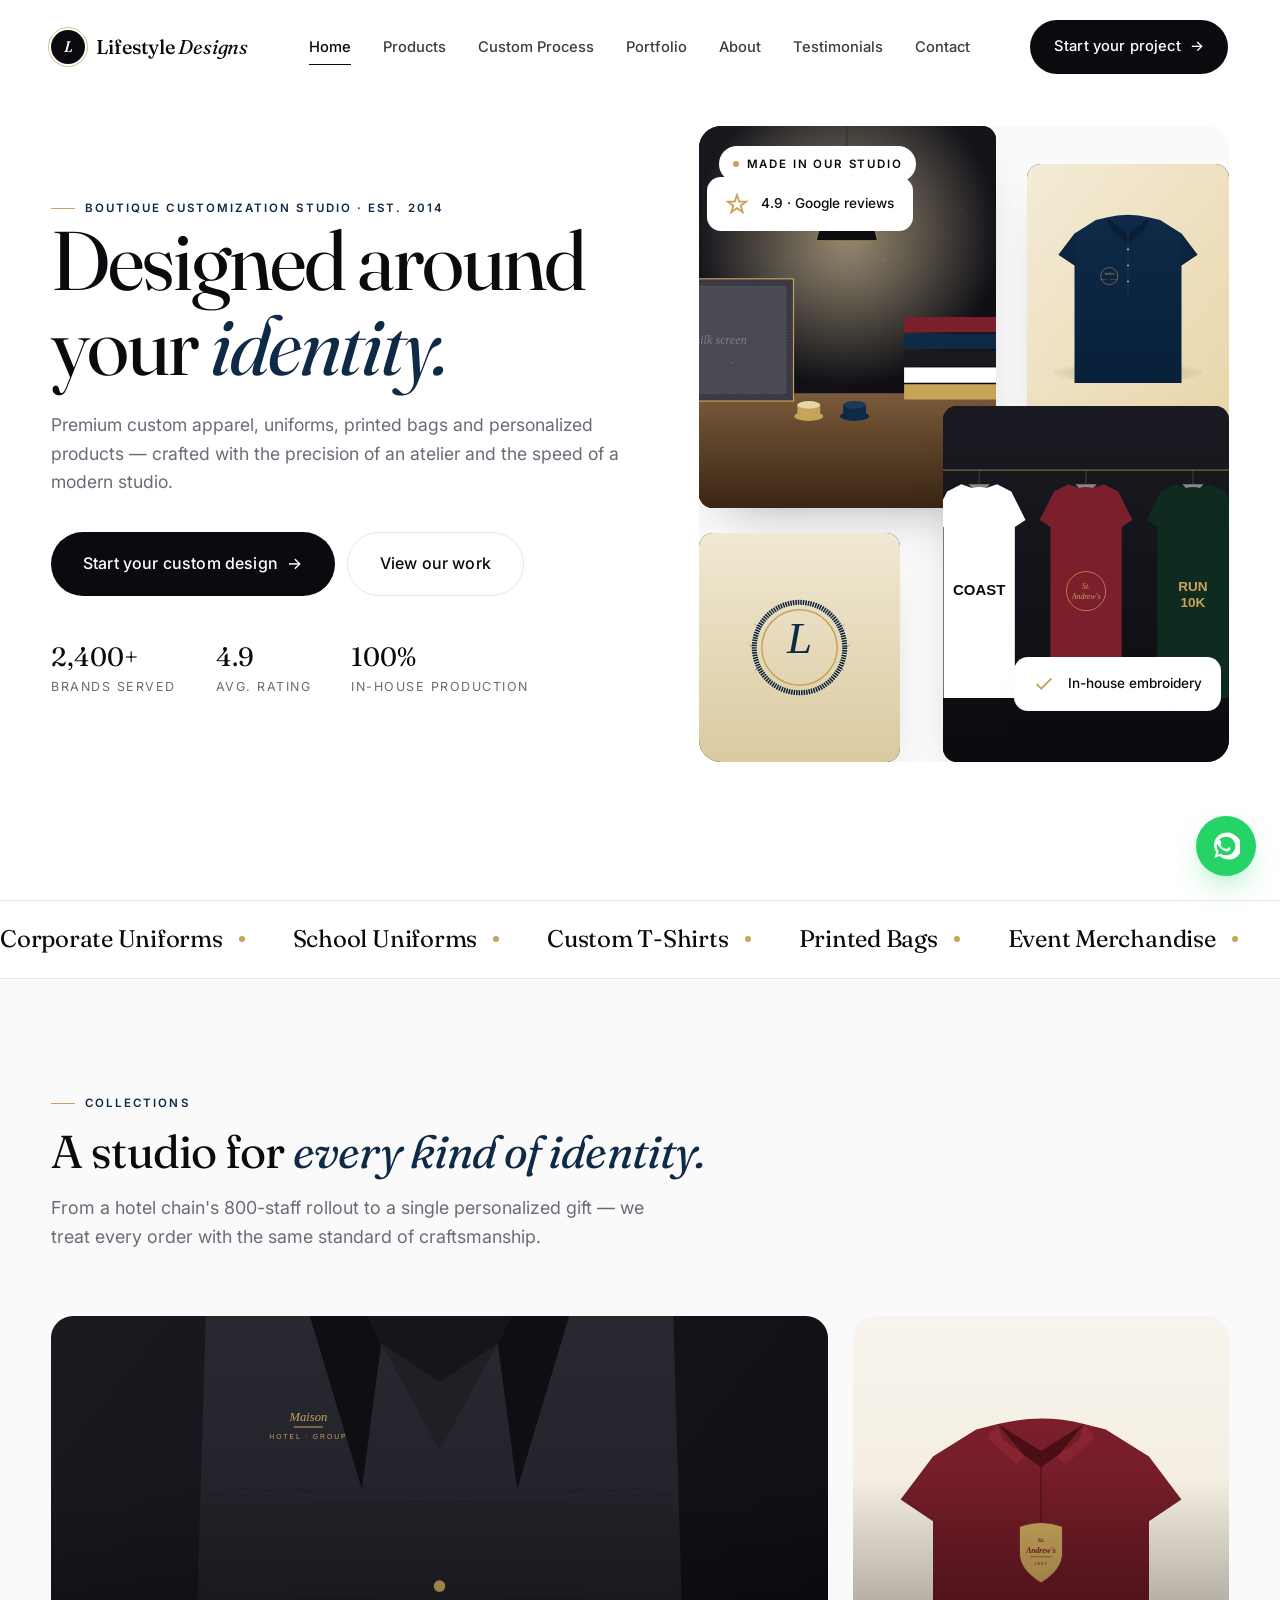
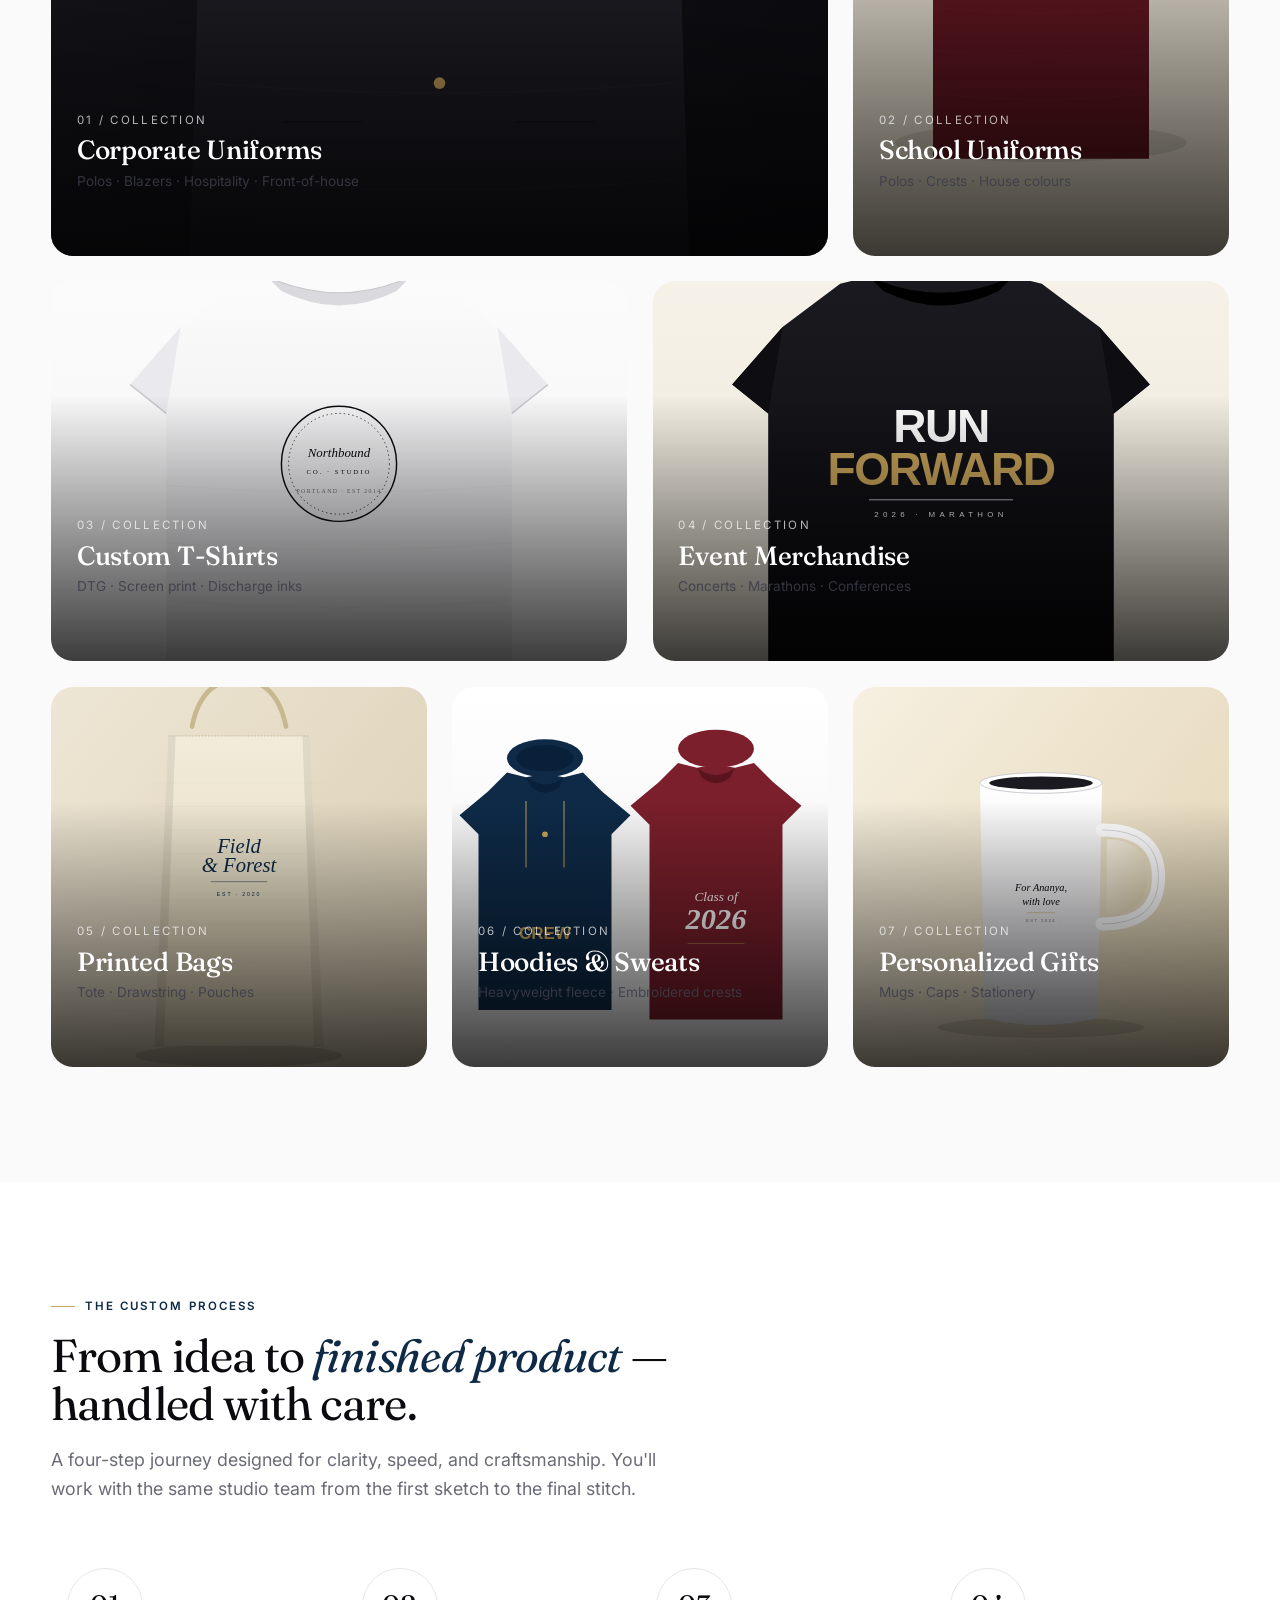
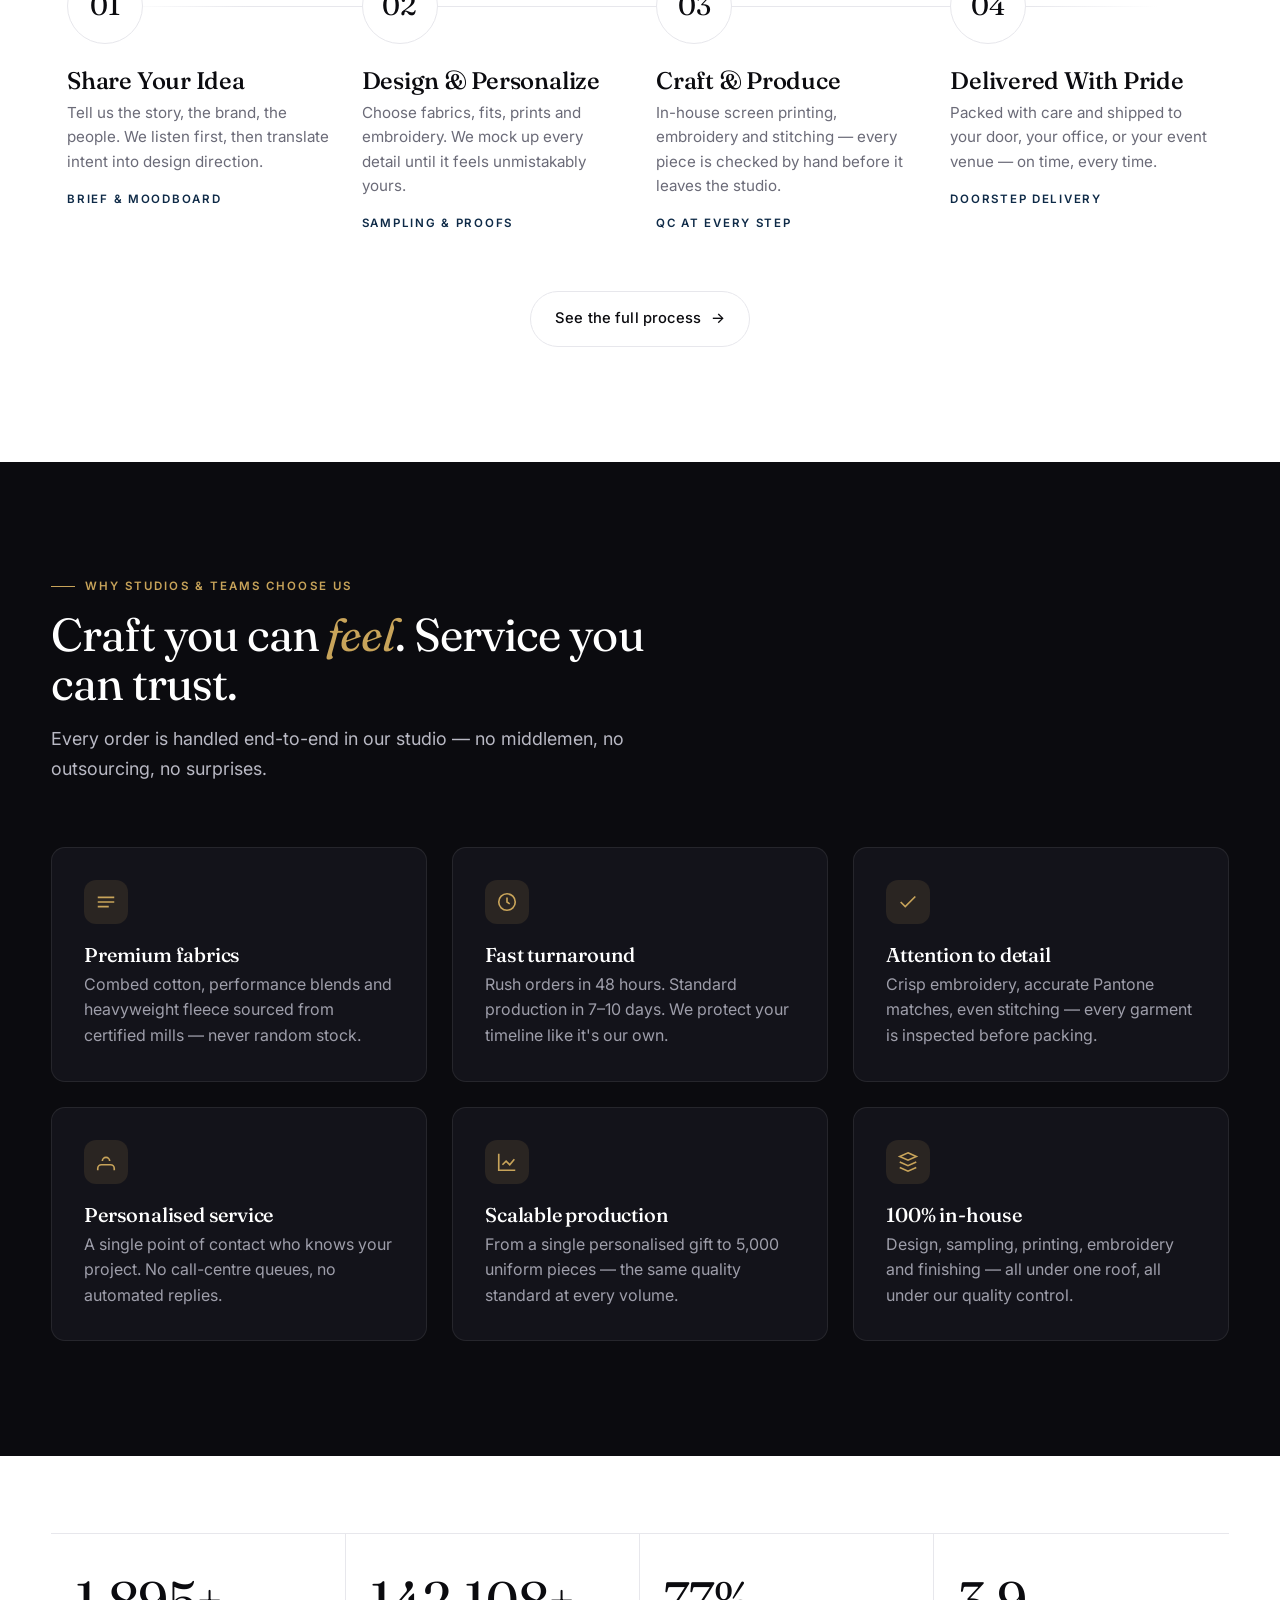
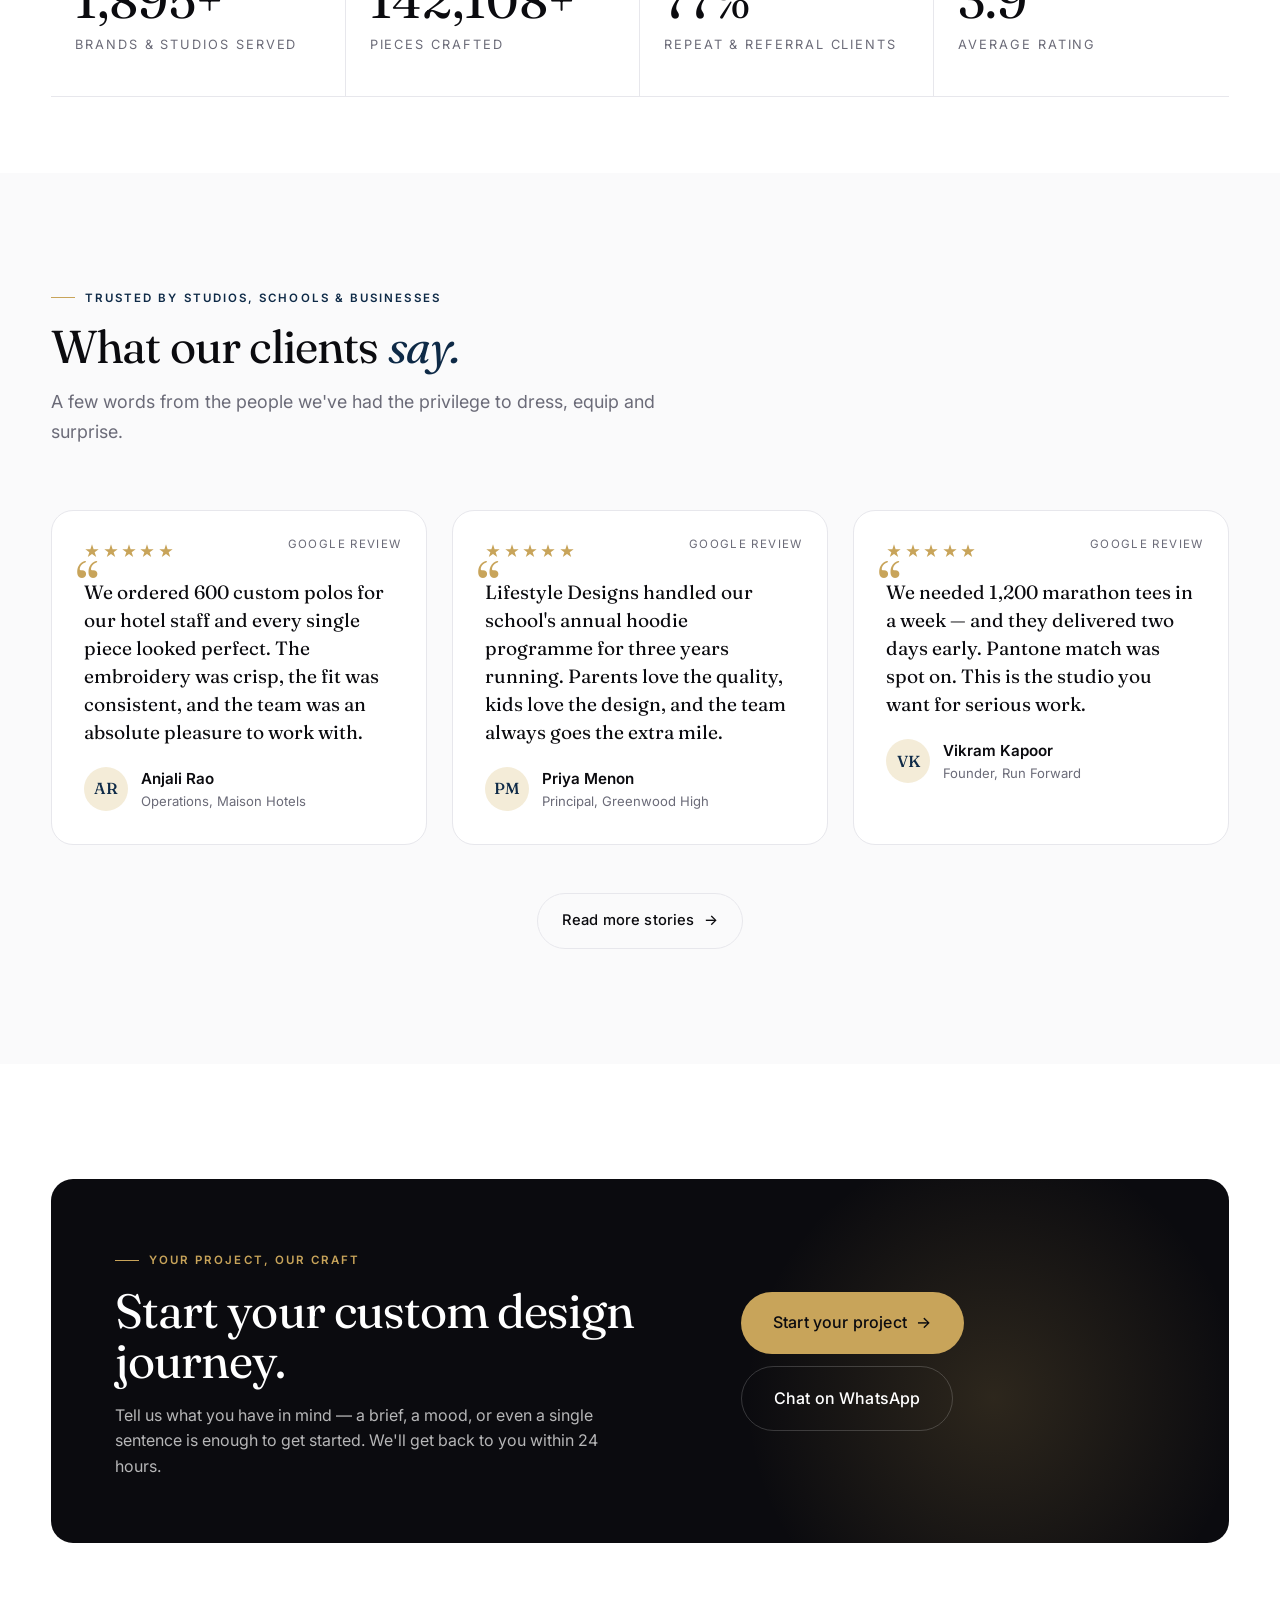
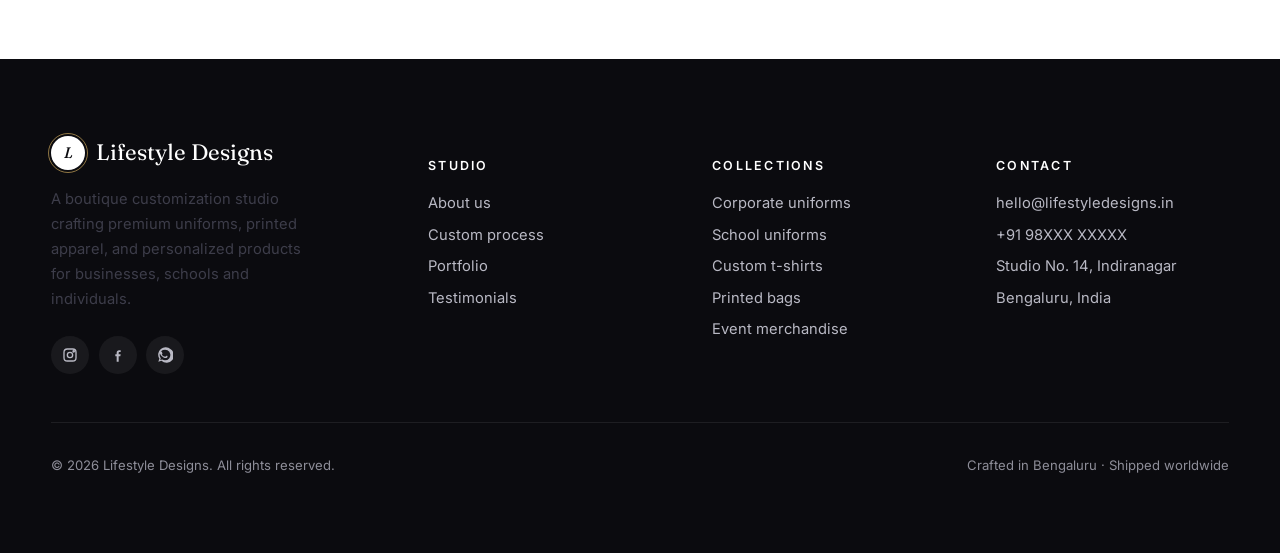
<file: index.html>
<!DOCTYPE html>
<html lang="en">
<head>
  <meta charset="UTF-8" />
  <meta name="viewport" content="width=device-width, initial-scale=1.0" />
  <title>Lifestyle Designs — Premium Custom Apparel &amp; Personalization Studio</title>
  <meta name="description" content="Lifestyle Designs is a boutique customization studio crafting premium uniforms, printed apparel, custom bags and personalized products for businesses, schools and individuals." />
  <meta name="theme-color" content="#0B0B0F" />
  <link rel="preconnect" href="https://fonts.googleapis.com" />
  <link rel="preconnect" href="https://fonts.gstatic.com" crossorigin />
  <link rel="stylesheet" href="https://fonts.googleapis.com/css2?family=Fraunces:ital,opsz,wght@0,9..144,400;0,9..144,500;0,9..144,600;1,9..144,400&family=Inter:wght@400;500;600;700&family=JetBrains+Mono:wght@400&display=swap" />
  <link rel="stylesheet" href="css/styles.css" />
  <link rel="stylesheet" href="css/responsive.css" />
  <link rel="icon" href="data:image/svg+xml,%3Csvg xmlns='http://www.w3.org/2000/svg' viewBox='0 0 60 60'%3E%3Ccircle cx='30' cy='30' r='28' fill='%230B0B0F'/%3E%3Ctext x='30' y='40' text-anchor='middle' font-family='Georgia, serif' font-style='italic' font-size='28' fill='white'%3EL%3C/text%3E%3C/svg%3E" />
</head>
<body>

<!-- ============================ NAVIGATION ============================ -->
<nav class="nav" aria-label="Primary">
  <div class="container nav__inner">
    <a href="index.html" class="nav__logo" aria-label="Lifestyle Designs home">
      <span class="nav__logo-mark">L</span>
      <span>Lifestyle <span style="font-family:var(--font-display); font-style:italic; font-weight:400">Designs</span></span>
    </a>
    <ul class="nav__links">
      <li><a href="index.html" class="is-active">Home</a></li>
      <li><a href="products.html">Products</a></li>
      <li><a href="process.html">Custom Process</a></li>
      <li><a href="portfolio.html">Portfolio</a></li>
      <li><a href="about.html">About</a></li>
      <li><a href="testimonials.html">Testimonials</a></li>
      <li><a href="contact.html">Contact</a></li>
    </ul>
    <div class="nav__cta">
      <a href="contact.html" class="btn btn--primary magnetic">Start your project <span class="arrow" aria-hidden="true">→</span></a>
      <button class="nav__menu-btn" aria-label="Open menu">
        <svg width="18" height="18" viewBox="0 0 24 24" fill="none" stroke="currentColor" stroke-width="2"><path d="M3 6h18M3 12h18M3 18h18"/></svg>
      </button>
    </div>
  </div>
</nav>

<div class="drawer" aria-hidden="true">
  <div class="drawer__head">
    <span class="nav__logo"><span class="nav__logo-mark">L</span><span>Lifestyle Designs</span></span>
    <button class="drawer__close" aria-label="Close menu"><svg width="22" height="22" viewBox="0 0 24 24" fill="none" stroke="currentColor" stroke-width="2"><path d="M6 6l12 12M6 18L18 6"/></svg></button>
  </div>
  <ul class="drawer__list">
    <li><a href="index.html">Home</a></li>
    <li><a href="products.html">Products</a></li>
    <li><a href="process.html">Custom Process</a></li>
    <li><a href="portfolio.html">Portfolio</a></li>
    <li><a href="about.html">About</a></li>
    <li><a href="testimonials.html">Testimonials</a></li>
    <li><a href="contact.html">Contact</a></li>
  </ul>
  <div class="drawer__footer">
    <p>hello@lifestyledesigns.in<br>+91 98XXX XXXXX</p>
  </div>
</div>

<!-- ============================ HERO ============================ -->
<header class="hero">
  <div class="container hero__grid">
    <div class="hero__copy">
      <span class="eyebrow reveal">Boutique Customization Studio · Est. 2014</span>
      <h1 class="hero__title reveal" data-reveal-delay="100">
        Designed around<br/>your <span class="accent">identity.</span>
      </h1>
      <p class="hero__sub reveal" data-reveal-delay="200">
        Premium custom apparel, uniforms, printed bags and personalized
        products — crafted with the precision of an atelier and the speed
        of a modern studio.
      </p>
      <div class="hero__ctas reveal" data-reveal-delay="300">
        <a href="contact.html" class="btn btn--primary btn--lg magnetic">Start your custom design <span class="arrow">→</span></a>
        <a href="portfolio.html" class="btn btn--ghost btn--lg">View our work</a>
      </div>
      <div class="hero__meta reveal" data-reveal-delay="400">
        <div class="hero__meta-item">
          <span class="v" data-counter="2400" data-suffix="+">0</span>
          <span class="l">Brands served</span>
        </div>
        <div class="hero__meta-item">
          <span class="v" data-counter="4.9" data-decimals="1">0</span>
          <span class="l">Avg. rating</span>
        </div>
        <div class="hero__meta-item">
          <span class="v" data-counter="100" data-suffix="%">0</span>
          <span class="l">In-house production</span>
        </div>
      </div>
    </div>

    <div class="hero__collage reveal" data-reveal-delay="300">
      <span class="hero__badge"><span class="dot"></span> Made in our studio</span>
      <div class="tile t1"><img src="assets/images/atelier-hero.svg" alt="Studio workshop" /></div>
      <div class="tile t2"><img src="assets/images/shirt-navy.svg" alt="Custom embroidered polo" /></div>
      <div class="tile t3"><img src="assets/images/embroidery-detail.svg" alt="Embroidery detail" /></div>
      <div class="tile t4"><img src="assets/images/portfolio-display.svg" alt="Display of finished apparel" /></div>
      <div class="hero__floating hero__floating--tl">
        <svg viewBox="0 0 24 24" fill="none" stroke="currentColor" stroke-width="2"><path d="M12 2l2.4 7.4H22l-6 4.4 2.3 7.2L12 16.6 5.7 21l2.3-7.2-6-4.4h7.6z"/></svg>
        <span>4.9 · Google reviews</span>
      </div>
      <div class="hero__floating hero__floating--br">
        <svg viewBox="0 0 24 24" fill="none" stroke="currentColor" stroke-width="2"><path d="M20 6L9 17l-5-5"/></svg>
        <span>In-house embroidery</span>
      </div>
    </div>
  </div>
</header>

<!-- ============================ MARQUEE ============================ -->
<section class="marquee" aria-hidden="true">
  <div class="marquee__track">
    <span>Corporate Uniforms <span class="dot"></span></span>
    <span>School Uniforms <span class="dot"></span></span>
    <span>Custom T-Shirts <span class="dot"></span></span>
    <span>Printed Bags <span class="dot"></span></span>
    <span>Event Merchandise <span class="dot"></span></span>
    <span>Embroidery <span class="dot"></span></span>
    <span>Personalized Gifts <span class="dot"></span></span>
    <span>Corporate Uniforms <span class="dot"></span></span>
    <span>School Uniforms <span class="dot"></span></span>
    <span>Custom T-Shirts <span class="dot"></span></span>
    <span>Printed Bags <span class="dot"></span></span>
    <span>Event Merchandise <span class="dot"></span></span>
    <span>Embroidery <span class="dot"></span></span>
    <span>Personalized Gifts <span class="dot"></span></span>
  </div>
</section>

<!-- ============================ PRODUCTS PREVIEW ============================ -->
<section class="section section--soft" id="collections">
  <div class="container">
    <div class="section-head reveal">
      <span class="eyebrow">Collections</span>
      <h2 class="section-head__title">A studio for <span class="accent">every kind of identity.</span></h2>
      <p class="lede">From a hotel chain's 800-staff rollout to a single personalized gift — we treat every order with the same standard of craftsmanship.</p>
    </div>

    <div class="products">
      <article class="product product--lg reveal">
        <div class="product__img"><img src="assets/images/uniform-corporate.svg" alt="Corporate uniform blazer" /></div>
        <div class="product__shade"></div>
        <div class="product__body">
          <span class="product__num">01 / Collection</span>
          <h3 class="product__title">Corporate Uniforms</h3>
          <p class="product__meta">Polos · Blazers · Hospitality · Front-of-house</p>
          <a href="products.html#corporate" class="product__link">Explore <span aria-hidden="true">→</span></a>
        </div>
      </article>

      <article class="product product--md reveal" data-reveal-delay="150">
        <div class="product__img"><img src="assets/images/uniform-school.svg" alt="School uniform polo" /></div>
        <div class="product__shade"></div>
        <div class="product__body">
          <span class="product__num">02 / Collection</span>
          <h3 class="product__title">School Uniforms</h3>
          <p class="product__meta">Polos · Crests · House colours</p>
          <a href="products.html#school" class="product__link">Explore <span aria-hidden="true">→</span></a>
        </div>
      </article>

      <article class="product product--half reveal">
        <div class="product__img"><img src="assets/images/tee-white.svg" alt="Custom printed t-shirts" /></div>
        <div class="product__shade"></div>
        <div class="product__body">
          <span class="product__num">03 / Collection</span>
          <h3 class="product__title">Custom T-Shirts</h3>
          <p class="product__meta">DTG · Screen print · Discharge inks</p>
          <a href="products.html#tshirts" class="product__link">Explore <span aria-hidden="true">→</span></a>
        </div>
      </article>

      <article class="product product--half reveal" data-reveal-delay="150">
        <div class="product__img"><img src="assets/images/event-merch.svg" alt="Event merchandise" /></div>
        <div class="product__shade"></div>
        <div class="product__body">
          <span class="product__num">04 / Collection</span>
          <h3 class="product__title">Event Merchandise</h3>
          <p class="product__meta">Concerts · Marathons · Conferences</p>
          <a href="products.html#events" class="product__link">Explore <span aria-hidden="true">→</span></a>
        </div>
      </article>

      <article class="product product--third reveal">
        <div class="product__img"><img src="assets/images/bag-canvas.svg" alt="Printed canvas bag" /></div>
        <div class="product__shade"></div>
        <div class="product__body">
          <span class="product__num">05 / Collection</span>
          <h3 class="product__title">Printed Bags</h3>
          <p class="product__meta">Tote · Drawstring · Pouches</p>
          <a href="products.html#bags" class="product__link">Explore <span aria-hidden="true">→</span></a>
        </div>
      </article>

      <article class="product product--third reveal" data-reveal-delay="150">
        <div class="product__img"><img src="assets/images/portfolio-hoodies.svg" alt="Custom hoodies" /></div>
        <div class="product__shade"></div>
        <div class="product__body">
          <span class="product__num">06 / Collection</span>
          <h3 class="product__title">Hoodies &amp; Sweats</h3>
          <p class="product__meta">Heavyweight fleece · Embroidered crests</p>
          <a href="products.html#hoodies" class="product__link">Explore <span aria-hidden="true">→</span></a>
        </div>
      </article>

      <article class="product product--third reveal" data-reveal-delay="300">
        <div class="product__img"><img src="assets/images/personalized-mug.svg" alt="Personalized gift" /></div>
        <div class="product__shade"></div>
        <div class="product__body">
          <span class="product__num">07 / Collection</span>
          <h3 class="product__title">Personalized Gifts</h3>
          <p class="product__meta">Mugs · Caps · Stationery</p>
          <a href="products.html#gifts" class="product__link">Explore <span aria-hidden="true">→</span></a>
        </div>
      </article>
    </div>
  </div>
</section>

<!-- ============================ PROCESS PREVIEW ============================ -->
<section class="section">
  <div class="container">
    <div class="section-head reveal">
      <span class="eyebrow">The Custom Process</span>
      <h2 class="section-head__title">From idea to <span class="accent">finished product</span> — handled with care.</h2>
      <p class="lede">A four-step journey designed for clarity, speed, and craftsmanship. You'll work with the same studio team from the first sketch to the final stitch.</p>
    </div>

    <div class="process">
      <div class="step reveal">
        <div class="step__num">01</div>
        <h3 class="step__title">Share Your Idea</h3>
        <p class="step__desc">Tell us the story, the brand, the people. We listen first, then translate intent into design direction.</p>
        <span class="step__tag">Brief &amp; moodboard</span>
      </div>
      <div class="step reveal" data-reveal-delay="100">
        <div class="step__num">02</div>
        <h3 class="step__title">Design &amp; Personalize</h3>
        <p class="step__desc">Choose fabrics, fits, prints and embroidery. We mock up every detail until it feels unmistakably yours.</p>
        <span class="step__tag">Sampling &amp; proofs</span>
      </div>
      <div class="step reveal" data-reveal-delay="200">
        <div class="step__num">03</div>
        <h3 class="step__title">Craft &amp; Produce</h3>
        <p class="step__desc">In-house screen printing, embroidery and stitching — every piece is checked by hand before it leaves the studio.</p>
        <span class="step__tag">QC at every step</span>
      </div>
      <div class="step reveal" data-reveal-delay="300">
        <div class="step__num">04</div>
        <h3 class="step__title">Delivered With Pride</h3>
        <p class="step__desc">Packed with care and shipped to your door, your office, or your event venue — on time, every time.</p>
        <span class="step__tag">Doorstep delivery</span>
      </div>
    </div>

    <div class="reveal" style="text-align:center; margin-top: 3.5rem;">
      <a href="process.html" class="btn btn--ghost magnetic">See the full process <span class="arrow">→</span></a>
    </div>
  </div>
</section>

<!-- ============================ WHY US ============================ -->
<section class="section section--dark">
  <div class="container">
    <div class="section-head reveal">
      <span class="eyebrow" style="color:#C8A45A">Why studios &amp; teams choose us</span>
      <h2 class="section-head__title" style="color:#fff">Craft you can <span class="accent" style="color:#C8A45A; font-style:italic">feel</span>. Service you can trust.</h2>
      <p class="lede" style="color:#B9B9C4">Every order is handled end-to-end in our studio — no middlemen, no outsourcing, no surprises.</p>
    </div>

    <div class="why-grid">
      <div class="why reveal" style="background:#13131A; border-color:rgba(255,255,255,0.08)">
        <div class="why__icon" style="background:rgba(200,164,90,0.12); color:#C8A45A"><svg viewBox="0 0 24 24" fill="none" stroke="currentColor" stroke-width="1.8"><path d="M3 7h18M3 12h18M3 17h12"/></svg></div>
        <h3 class="why__title" style="color:#fff">Premium fabrics</h3>
        <p style="color:#9E9EAA">Combed cotton, performance blends and heavyweight fleece sourced from certified mills — never random stock.</p>
      </div>
      <div class="why reveal" data-reveal-delay="100" style="background:#13131A; border-color:rgba(255,255,255,0.08)">
        <div class="why__icon" style="background:rgba(200,164,90,0.12); color:#C8A45A"><svg viewBox="0 0 24 24" fill="none" stroke="currentColor" stroke-width="1.8"><circle cx="12" cy="12" r="9"/><path d="M12 7v5l3 2"/></svg></div>
        <h3 class="why__title" style="color:#fff">Fast turnaround</h3>
        <p style="color:#9E9EAA">Rush orders in 48 hours. Standard production in 7–10 days. We protect your timeline like it's our own.</p>
      </div>
      <div class="why reveal" data-reveal-delay="200" style="background:#13131A; border-color:rgba(255,255,255,0.08)">
        <div class="why__icon" style="background:rgba(200,164,90,0.12); color:#C8A45A"><svg viewBox="0 0 24 24" fill="none" stroke="currentColor" stroke-width="1.8"><path d="M20 6L9 17l-5-5"/></svg></div>
        <h3 class="why__title" style="color:#fff">Attention to detail</h3>
        <p style="color:#9E9EAA">Crisp embroidery, accurate Pantone matches, even stitching — every garment is inspected before packing.</p>
      </div>
      <div class="why reveal" data-reveal-delay="300" style="background:#13131A; border-color:rgba(255,255,255,0.08)">
        <div class="why__icon" style="background:rgba(200,164,90,0.12); color:#C8A45A"><svg viewBox="0 0 24 24" fill="none" stroke="currentColor" stroke-width="1.8"><path d="M16 11a4 4 0 10-8 0M3 21v-2a4 4 0 014-4h10a4 4 0 014 4v2"/></svg></div>
        <h3 class="why__title" style="color:#fff">Personalised service</h3>
        <p style="color:#9E9EAA">A single point of contact who knows your project. No call-centre queues, no automated replies.</p>
      </div>
      <div class="why reveal" data-reveal-delay="400" style="background:#13131A; border-color:rgba(255,255,255,0.08)">
        <div class="why__icon" style="background:rgba(200,164,90,0.12); color:#C8A45A"><svg viewBox="0 0 24 24" fill="none" stroke="currentColor" stroke-width="1.8"><path d="M3 3v18h18"/><path d="M7 15l4-4 4 4 5-6"/></svg></div>
        <h3 class="why__title" style="color:#fff">Scalable production</h3>
        <p style="color:#9E9EAA">From a single personalised gift to 5,000 uniform pieces — the same quality standard at every volume.</p>
      </div>
      <div class="why reveal" data-reveal-delay="500" style="background:#13131A; border-color:rgba(255,255,255,0.08)">
        <div class="why__icon" style="background:rgba(200,164,90,0.12); color:#C8A45A"><svg viewBox="0 0 24 24" fill="none" stroke="currentColor" stroke-width="1.8"><path d="M12 2l9 4-9 4-9-4 9-4z"/><path d="M3 12l9 4 9-4M3 18l9 4 9-4"/></svg></div>
        <h3 class="why__title" style="color:#fff">100% in-house</h3>
        <p style="color:#9E9EAA">Design, sampling, printing, embroidery and finishing — all under one roof, all under our quality control.</p>
      </div>
    </div>
  </div>
</section>

<!-- ============================ STATS ============================ -->
<section class="section--tight">
  <div class="container">
    <div class="stat-row">
      <div class="stat reveal">
        <div class="stat__num" data-counter="2400" data-suffix="+">0</div>
        <div class="stat__lbl">Brands &amp; studios served</div>
      </div>
      <div class="stat reveal" data-reveal-delay="100">
        <div class="stat__num" data-counter="180000" data-suffix="+">0</div>
        <div class="stat__lbl">Pieces crafted</div>
      </div>
      <div class="stat reveal" data-reveal-delay="200">
        <div class="stat__num" data-counter="98" data-suffix="%">0</div>
        <div class="stat__lbl">Repeat &amp; referral clients</div>
      </div>
      <div class="stat reveal" data-reveal-delay="300">
        <div class="stat__num" data-counter="4.9" data-decimals="1">0</div>
        <div class="stat__lbl">Average rating</div>
      </div>
    </div>
  </div>
</section>

<!-- ============================ TESTIMONIALS ============================ -->
<section class="section section--soft">
  <div class="container">
    <div class="section-head reveal">
      <span class="eyebrow">Trusted by studios, schools &amp; businesses</span>
      <h2 class="section-head__title">What our clients <span class="accent">say.</span></h2>
      <p class="lede">A few words from the people we've had the privilege to dress, equip and surprise.</p>
    </div>

    <div class="grid" style="grid-template-columns: repeat(3, 1fr);">
      <article class="t-card reveal">
        <span class="t-card__source">Google review</span>
        <div class="t-card__stars" aria-label="5 out of 5">
          <svg viewBox="0 0 24 24" fill="currentColor"><path d="M12 2l2.4 7.4H22l-6 4.4 2.3 7.2L12 16.6 5.7 21l2.3-7.2-6-4.4h7.6z"/></svg>
          <svg viewBox="0 0 24 24" fill="currentColor"><path d="M12 2l2.4 7.4H22l-6 4.4 2.3 7.2L12 16.6 5.7 21l2.3-7.2-6-4.4h7.6z"/></svg>
          <svg viewBox="0 0 24 24" fill="currentColor"><path d="M12 2l2.4 7.4H22l-6 4.4 2.3 7.2L12 16.6 5.7 21l2.3-7.2-6-4.4h7.6z"/></svg>
          <svg viewBox="0 0 24 24" fill="currentColor"><path d="M12 2l2.4 7.4H22l-6 4.4 2.3 7.2L12 16.6 5.7 21l2.3-7.2-6-4.4h7.6z"/></svg>
          <svg viewBox="0 0 24 24" fill="currentColor"><path d="M12 2l2.4 7.4H22l-6 4.4 2.3 7.2L12 16.6 5.7 21l2.3-7.2-6-4.4h7.6z"/></svg>
        </div>
        <p class="t-card__quote">We ordered 600 custom polos for our hotel staff and every single piece looked perfect. The embroidery was crisp, the fit was consistent, and the team was an absolute pleasure to work with.</p>
        <div class="t-card__who">
          <div class="t-card__avatar">AR</div>
          <div>
            <div class="t-card__name">Anjali Rao</div>
            <div class="t-card__role">Operations, Maison Hotels</div>
          </div>
        </div>
      </article>

      <article class="t-card reveal" data-reveal-delay="100">
        <span class="t-card__source">Google review</span>
        <div class="t-card__stars">
          <svg viewBox="0 0 24 24" fill="currentColor"><path d="M12 2l2.4 7.4H22l-6 4.4 2.3 7.2L12 16.6 5.7 21l2.3-7.2-6-4.4h7.6z"/></svg>
          <svg viewBox="0 0 24 24" fill="currentColor"><path d="M12 2l2.4 7.4H22l-6 4.4 2.3 7.2L12 16.6 5.7 21l2.3-7.2-6-4.4h7.6z"/></svg>
          <svg viewBox="0 0 24 24" fill="currentColor"><path d="M12 2l2.4 7.4H22l-6 4.4 2.3 7.2L12 16.6 5.7 21l2.3-7.2-6-4.4h7.6z"/></svg>
          <svg viewBox="0 0 24 24" fill="currentColor"><path d="M12 2l2.4 7.4H22l-6 4.4 2.3 7.2L12 16.6 5.7 21l2.3-7.2-6-4.4h7.6z"/></svg>
          <svg viewBox="0 0 24 24" fill="currentColor"><path d="M12 2l2.4 7.4H22l-6 4.4 2.3 7.2L12 16.6 5.7 21l2.3-7.2-6-4.4h7.6z"/></svg>
        </div>
        <p class="t-card__quote">Lifestyle Designs handled our school's annual hoodie programme for three years running. Parents love the quality, kids love the design, and the team always goes the extra mile.</p>
        <div class="t-card__who">
          <div class="t-card__avatar">PM</div>
          <div>
            <div class="t-card__name">Priya Menon</div>
            <div class="t-card__role">Principal, Greenwood High</div>
          </div>
        </div>
      </article>

      <article class="t-card reveal" data-reveal-delay="200">
        <span class="t-card__source">Google review</span>
        <div class="t-card__stars">
          <svg viewBox="0 0 24 24" fill="currentColor"><path d="M12 2l2.4 7.4H22l-6 4.4 2.3 7.2L12 16.6 5.7 21l2.3-7.2-6-4.4h7.6z"/></svg>
          <svg viewBox="0 0 24 24" fill="currentColor"><path d="M12 2l2.4 7.4H22l-6 4.4 2.3 7.2L12 16.6 5.7 21l2.3-7.2-6-4.4h7.6z"/></svg>
          <svg viewBox="0 0 24 24" fill="currentColor"><path d="M12 2l2.4 7.4H22l-6 4.4 2.3 7.2L12 16.6 5.7 21l2.3-7.2-6-4.4h7.6z"/></svg>
          <svg viewBox="0 0 24 24" fill="currentColor"><path d="M12 2l2.4 7.4H22l-6 4.4 2.3 7.2L12 16.6 5.7 21l2.3-7.2-6-4.4h7.6z"/></svg>
          <svg viewBox="0 0 24 24" fill="currentColor"><path d="M12 2l2.4 7.4H22l-6 4.4 2.3 7.2L12 16.6 5.7 21l2.3-7.2-6-4.4h7.6z"/></svg>
        </div>
        <p class="t-card__quote">We needed 1,200 marathon tees in a week — and they delivered two days early. Pantone match was spot on. This is the studio you want for serious work.</p>
        <div class="t-card__who">
          <div class="t-card__avatar">VK</div>
          <div>
            <div class="t-card__name">Vikram Kapoor</div>
            <div class="t-card__role">Founder, Run Forward</div>
          </div>
        </div>
      </article>
    </div>

    <div class="reveal" style="text-align:center; margin-top: 3rem;">
      <a href="testimonials.html" class="btn btn--ghost magnetic">Read more stories <span class="arrow">→</span></a>
    </div>
  </div>
</section>

<!-- ============================ CTA BANNER ============================ -->
<section class="section">
  <div class="container">
    <div class="cta-banner reveal">
      <div>
        <span class="eyebrow" style="color:#C8A45A">Your project, our craft</span>
        <h2 style="margin-top:1rem; font-size: clamp(2rem, 4vw, 3rem)">Start your custom design journey.</h2>
        <p style="margin-top:1rem; max-width: 50ch;">Tell us what you have in mind — a brief, a mood, or even a single sentence is enough to get started. We'll get back to you within 24 hours.</p>
      </div>
      <div class="cta-banner__ctas">
        <a href="contact.html" class="btn btn--accent btn--lg magnetic">Start your project <span class="arrow">→</span></a>
        <a href="https://wa.me/919800000000" class="btn btn--ghost btn--lg" style="border-color:rgba(255,255,255,0.18); color:#fff">Chat on WhatsApp</a>
      </div>
    </div>
  </div>
</section>

<!-- ============================ FOOTER ============================ -->
<footer class="footer">
  <div class="container">
    <div class="footer__grid">
      <div>
        <div class="footer__brand">
          <span class="nav__logo-mark" style="background:#fff; color:var(--ink)">L</span>
          <span>Lifestyle Designs</span>
        </div>
        <p class="footer__about">A boutique customization studio crafting premium uniforms, printed apparel, and personalized products for businesses, schools and individuals.</p>
        <div class="footer__social">
          <a href="#" aria-label="Instagram"><svg viewBox="0 0 24 24" fill="none" stroke="currentColor" stroke-width="2"><rect x="3" y="3" width="18" height="18" rx="5"/><circle cx="12" cy="12" r="4"/><circle cx="17.5" cy="6.5" r="1" fill="currentColor"/></svg></a>
          <a href="#" aria-label="Facebook"><svg viewBox="0 0 24 24" fill="currentColor"><path d="M13 22v-8h2.5l.5-3H13V9c0-.9.3-1.5 1.6-1.5H16V5h-2.4C11.4 5 10 6.3 10 8.6V11H8v3h2v8h3z"/></svg></a>
          <a href="#" aria-label="WhatsApp"><svg viewBox="0 0 24 24" fill="currentColor"><path d="M20.5 3.5A11 11 0 003.6 17.4L2 22l4.7-1.5A11 11 0 1020.5 3.5zM12 20a8 8 0 01-4.1-1.1l-.3-.2-2.8.9.9-2.7-.2-.3A8 8 0 1112 20zm4.6-6c-.3-.1-1.6-.8-1.8-.9-.2-.1-.4-.1-.6.1l-.9 1.1c-.2.2-.3.2-.6.1A6.4 6.4 0 018.6 13a6 6 0 01-1.3-1.6c-.1-.2 0-.4.1-.6l.5-.6c.2-.2.2-.3.3-.5 0-.2 0-.4-.1-.5l-1-2.2c-.2-.5-.4-.4-.6-.4h-.5c-.2 0-.5 0-.7.3a3 3 0 00-.9 2.2c0 1.3 1 2.5 1.1 2.7.1.2 2 3 4.8 4.2 1.7.7 2.4.7 3.3.6.5-.1 1.6-.7 1.9-1.3.2-.6.2-1.1.2-1.2-.1-.2-.2-.3-.5-.4z"/></svg></a>
        </div>
      </div>
      <div class="footer__col">
        <h5>Studio</h5>
        <ul>
          <li><a href="about.html">About us</a></li>
          <li><a href="process.html">Custom process</a></li>
          <li><a href="portfolio.html">Portfolio</a></li>
          <li><a href="testimonials.html">Testimonials</a></li>
        </ul>
      </div>
      <div class="footer__col">
        <h5>Collections</h5>
        <ul>
          <li><a href="products.html#corporate">Corporate uniforms</a></li>
          <li><a href="products.html#school">School uniforms</a></li>
          <li><a href="products.html#tshirts">Custom t-shirts</a></li>
          <li><a href="products.html#bags">Printed bags</a></li>
          <li><a href="products.html#events">Event merchandise</a></li>
        </ul>
      </div>
      <div class="footer__col">
        <h5>Contact</h5>
        <ul>
          <li>hello@lifestyledesigns.in</li>
          <li>+91 98XXX XXXXX</li>
          <li>Studio No. 14, Indiranagar</li>
          <li>Bengaluru, India</li>
        </ul>
      </div>
    </div>
    <div class="footer__bottom">
      <span>© <span data-year>2026</span> Lifestyle Designs. All rights reserved.</span>
      <span>Crafted in Bengaluru · Shipped worldwide</span>
    </div>
  </div>
</footer>

<a class="wa-float" href="https://wa.me/919800000000" aria-label="Chat on WhatsApp">
  <svg viewBox="0 0 24 24" fill="currentColor"><path d="M20.5 3.5A11 11 0 003.6 17.4L2 22l4.7-1.5A11 11 0 1020.5 3.5zM12 20a8 8 0 01-4.1-1.1l-.3-.2-2.8.9.9-2.7-.2-.3A8 8 0 1112 20zm4.6-6c-.3-.1-1.6-.8-1.8-.9-.2-.1-.4-.1-.6.1l-.9 1.1c-.2.2-.3.2-.6.1A6.4 6.4 0 018.6 13a6 6 0 01-1.3-1.6c-.1-.2 0-.4.1-.6l.5-.6c.2-.2.2-.3.3-.5 0-.2 0-.4-.1-.5l-1-2.2c-.2-.5-.4-.4-.6-.4h-.5c-.2 0-.5 0-.7.3a3 3 0 00-.9 2.2c0 1.3 1 2.5 1.1 2.7.1.2 2 3 4.8 4.2 1.7.7 2.4.7 3.3.6.5-.1 1.6-.7 1.9-1.3.2-.6.2-1.1.2-1.2-.1-.2-.2-.3-.5-.4z"/></svg>
</a>

<script src="js/app.js"></script>
</body>
</html>
</file>
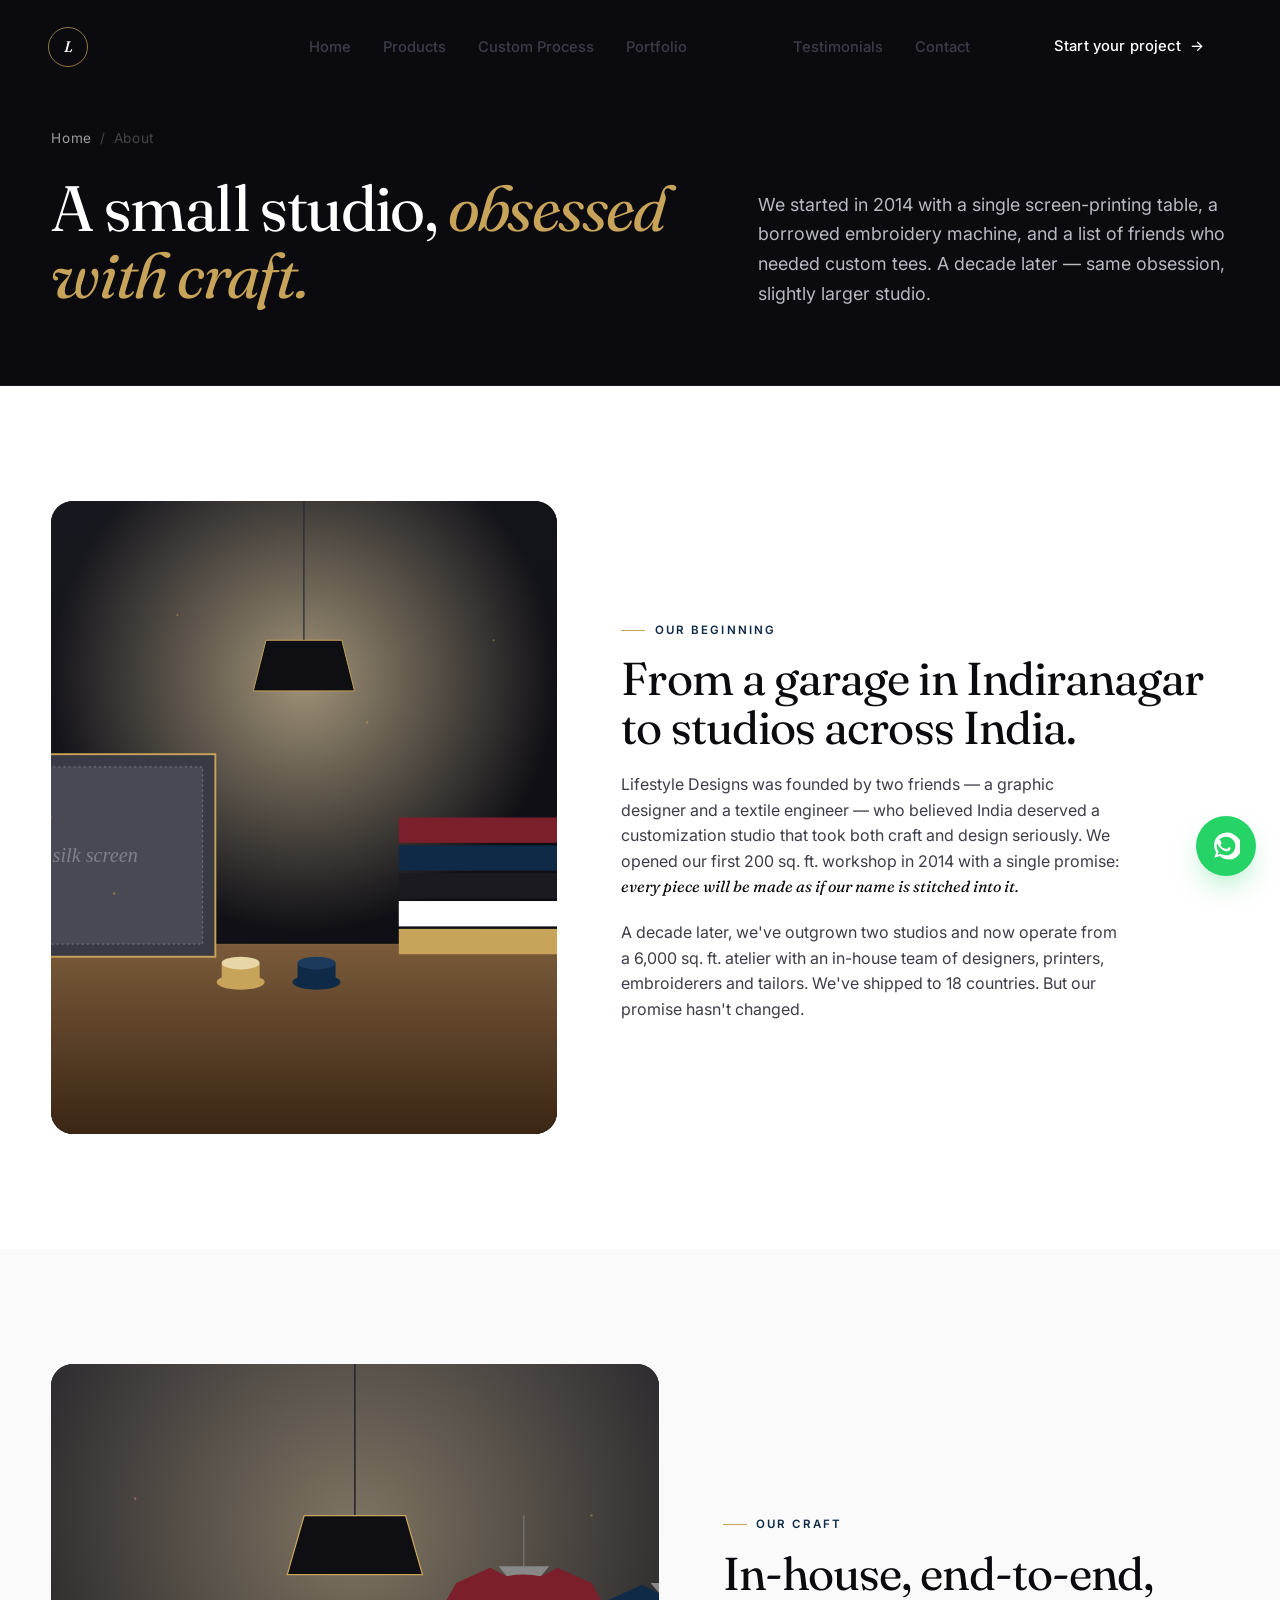
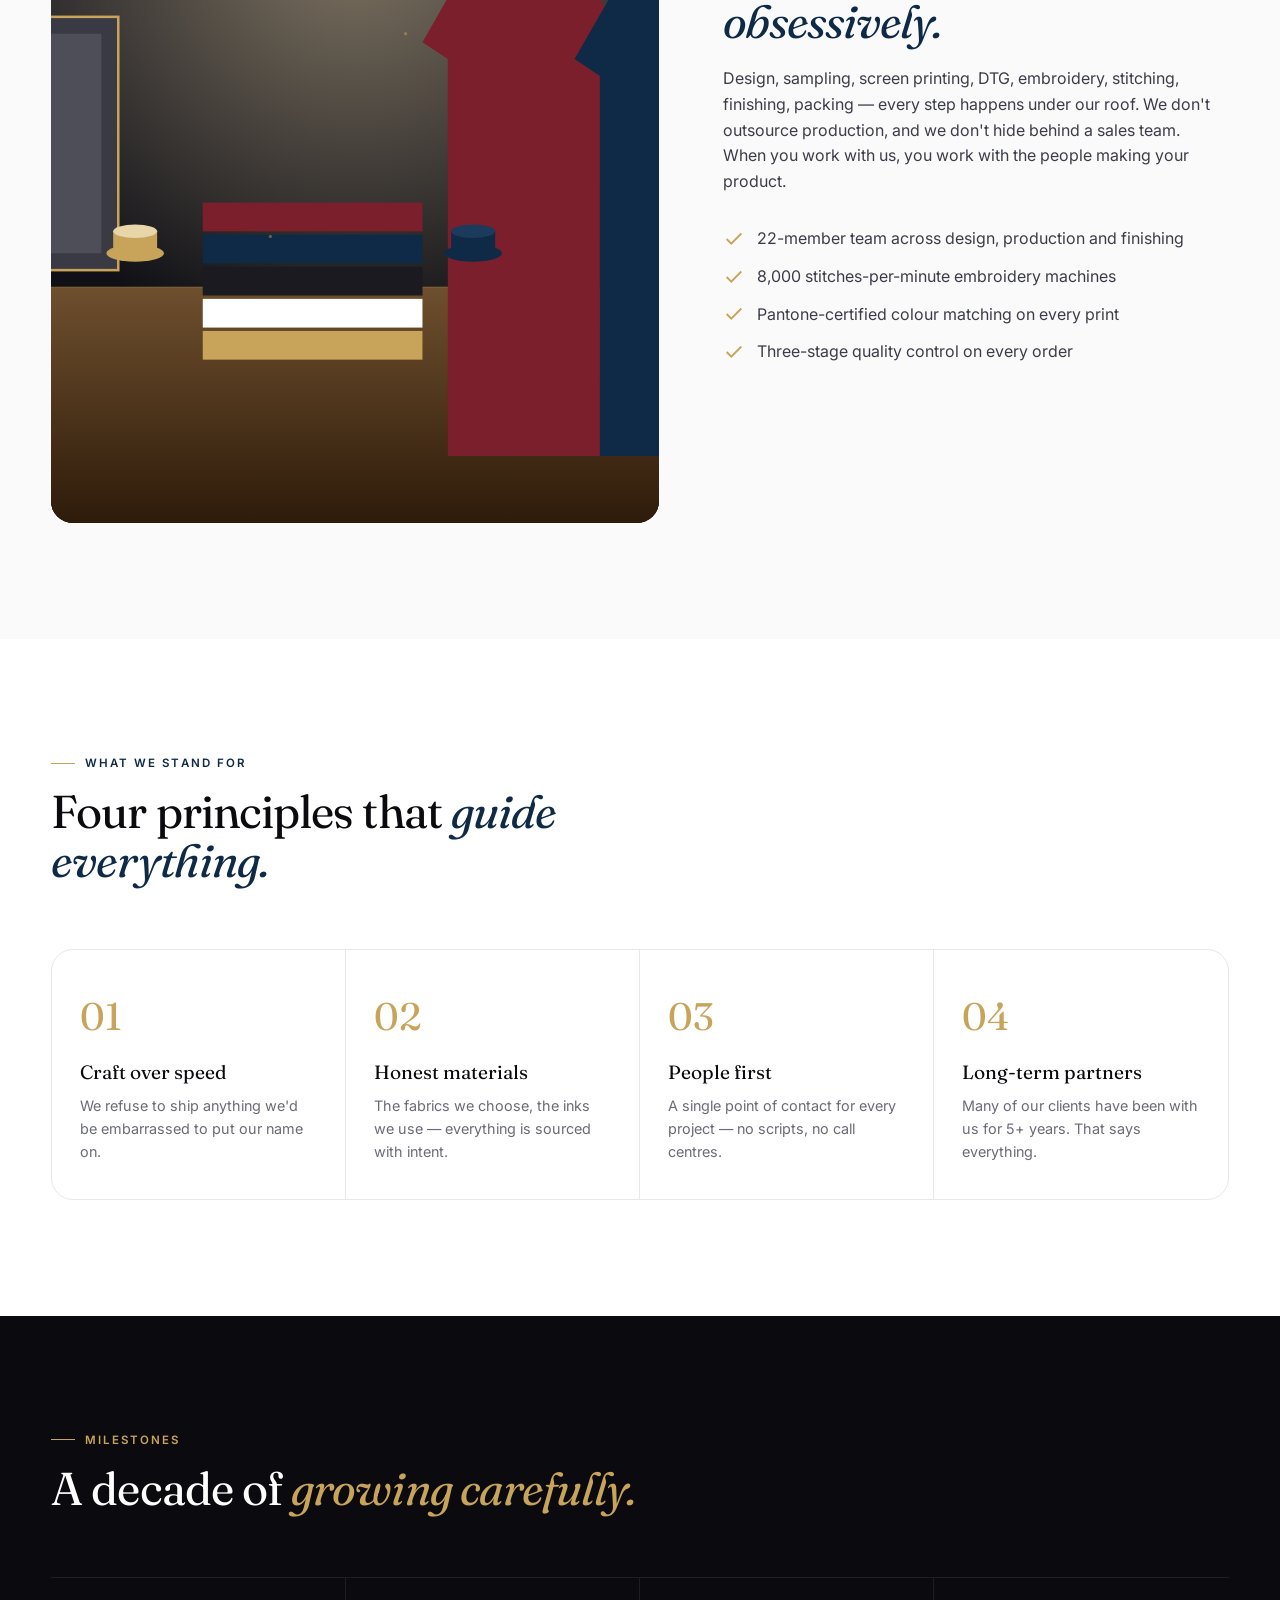
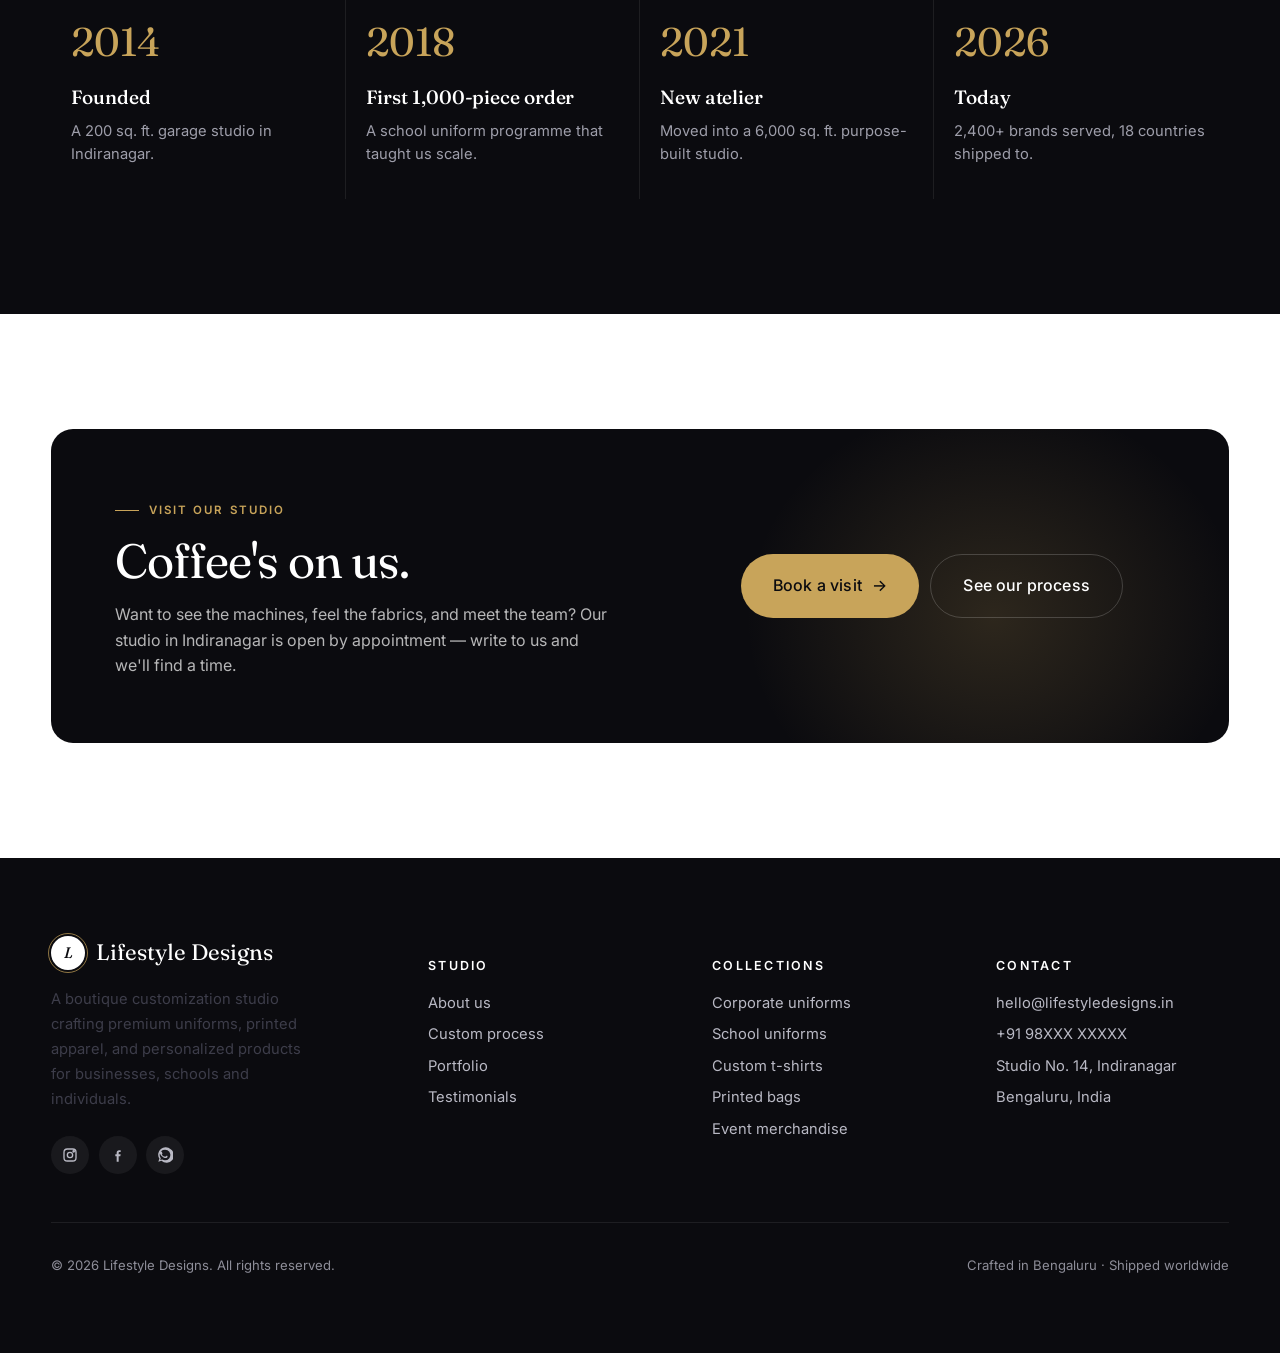
<file: about.html>
<!DOCTYPE html>
<html lang="en">
<head>
  <meta charset="UTF-8" />
  <meta name="viewport" content="width=device-width, initial-scale=1.0" />
  <title>About — Lifestyle Designs | Our Story &amp; Craft</title>
  <meta name="description" content="The story of Lifestyle Designs — a boutique customization studio that grew from a single screen-printing table into a full-service apparel and personalization studio." />
  <link rel="preconnect" href="https://fonts.googleapis.com" />
  <link rel="preconnect" href="https://fonts.gstatic.com" crossorigin />
  <link rel="stylesheet" href="https://fonts.googleapis.com/css2?family=Fraunces:ital,opsz,wght@0,9..144,400;0,9..144,500;0,9..144,600;1,9..144,400&family=Inter:wght@400;500;600;700&family=JetBrains+Mono:wght@400&display=swap" />
  <link rel="stylesheet" href="css/styles.css" />
  <link rel="stylesheet" href="css/responsive.css" />
  <style>
    .story-grid { display: grid; grid-template-columns: 1fr 1.2fr; gap: clamp(2rem, 5vw, 5rem); align-items: center; }
    .story-grid--reverse { grid-template-columns: 1.2fr 1fr; }
    .story-grid--reverse .story-grid__media { order: -1; }
    .story-grid__media { aspect-ratio: 4/5; border-radius: var(--radius-lg); overflow: hidden; background: var(--ink); }
    .story-grid__media img { width: 100%; height: 100%; object-fit: cover; }
    @media (max-width: 1024px) { .story-grid, .story-grid--reverse { grid-template-columns: 1fr; } .story-grid--reverse .story-grid__media { order: 0; } }
    .values { display: grid; grid-template-columns: repeat(4, 1fr); gap: 0; border: 1px solid var(--line); border-radius: var(--radius-lg); overflow: hidden; }
    .value { padding: 2.25rem 1.75rem; border-right: 1px solid var(--line); }
    .value:last-child { border-right: 0; }
    .value__num { font-family: var(--font-display); font-size: 2.4rem; color: var(--accent); }
    .value__title { font-family: var(--font-display); font-size: 1.2rem; margin-top: 0.6rem; }
    .value__desc { color: var(--muted); font-size: 0.9rem; margin-top: 0.4rem; }
    @media (max-width: 880px) { .values { grid-template-columns: 1fr 1fr; } .value { border-bottom: 1px solid var(--line); } .value:nth-child(2) { border-right: 0; } .value:nth-child(3), .value:nth-child(4) { border-bottom: 0; } }
  </style>
</head>
<body>

<nav class="nav" aria-label="Primary">
  <div class="container nav__inner">
    <a href="index.html" class="nav__logo"><span class="nav__logo-mark">L</span><span>Lifestyle <span style="font-family:var(--font-display); font-style:italic; font-weight:400">Designs</span></span></a>
    <ul class="nav__links">
      <li><a href="index.html">Home</a></li>
      <li><a href="products.html">Products</a></li>
      <li><a href="process.html">Custom Process</a></li>
      <li><a href="portfolio.html">Portfolio</a></li>
      <li><a href="about.html" class="is-active">About</a></li>
      <li><a href="testimonials.html">Testimonials</a></li>
      <li><a href="contact.html">Contact</a></li>
    </ul>
    <div class="nav__cta">
      <a href="contact.html" class="btn btn--primary magnetic">Start your project <span class="arrow">→</span></a>
      <button class="nav__menu-btn" aria-label="Open menu"><svg width="18" height="18" viewBox="0 0 24 24" fill="none" stroke="currentColor" stroke-width="2"><path d="M3 6h18M3 12h18M3 18h18"/></svg></button>
    </div>
  </div>
</nav>

<div class="drawer">
  <div class="drawer__head">
    <span class="nav__logo"><span class="nav__logo-mark">L</span><span>Lifestyle Designs</span></span>
    <button class="drawer__close" aria-label="Close menu"><svg width="22" height="22" viewBox="0 0 24 24" fill="none" stroke="currentColor" stroke-width="2"><path d="M6 6l12 12M6 18L18 6"/></svg></button>
  </div>
  <ul class="drawer__list">
    <li><a href="index.html">Home</a></li>
    <li><a href="products.html">Products</a></li>
    <li><a href="process.html">Custom Process</a></li>
    <li><a href="portfolio.html">Portfolio</a></li>
    <li><a href="about.html">About</a></li>
    <li><a href="testimonials.html">Testimonials</a></li>
    <li><a href="contact.html">Contact</a></li>
  </ul>
  <div class="drawer__footer"><p>hello@lifestyledesigns.in<br>+91 98XXX XXXXX</p></div>
</div>

<!-- ============================ PAGE HERO ============================ -->
<section class="page-hero" style="background: var(--ink); color:#fff; border-bottom: 1px solid rgba(255,255,255,0.08);">
  <div class="container">
    <div class="page-hero__inner">
      <div>
        <div class="page-hero__crumb reveal" style="color: rgba(255,255,255,0.6);">
          <a href="index.html" style="color: rgba(255,255,255,0.6);">Home</a><span>/</span><span style="opacity: 0.4;">About</span>
        </div>
        <h1 class="page-hero__title reveal" data-reveal-delay="100" style="color:#fff">A small studio, <span class="serif-italic" style="color:#C8A45A">obsessed with craft.</span></h1>
      </div>
      <p class="lede reveal" data-reveal-delay="200" style="color:#B9B9C4">We started in 2014 with a single screen-printing table, a borrowed embroidery machine, and a list of friends who needed custom tees. A decade later — same obsession, slightly larger studio.</p>
    </div>
  </div>
</section>

<!-- ============================ STORY 1 ============================ -->
<section class="section">
  <div class="container">
    <div class="story-grid">
      <div class="story-grid__media reveal"><img src="assets/images/atelier-hero.svg" alt="Inside the Lifestyle Designs studio"/></div>
      <div class="reveal" data-reveal-delay="100">
        <span class="eyebrow">Our beginning</span>
        <h2 style="margin-top:1rem; font-size: clamp(2rem, 3.6vw, 3rem)">From a garage in Indiranagar to studios across India.</h2>
        <p style="margin-top:1.25rem; color: var(--slate); max-width: 50ch;">Lifestyle Designs was founded by two friends — a graphic designer and a textile engineer — who believed India deserved a customization studio that took both craft and design seriously. We opened our first 200 sq. ft. workshop in 2014 with a single promise: <em style="font-family: var(--font-display); color: var(--ink);">every piece will be made as if our name is stitched into it.</em></p>
        <p style="margin-top:1.25rem; color: var(--slate); max-width: 50ch;">A decade later, we've outgrown two studios and now operate from a 6,000 sq. ft. atelier with an in-house team of designers, printers, embroiderers and tailors. We've shipped to 18 countries. But our promise hasn't changed.</p>
      </div>
    </div>
  </div>
</section>

<!-- ============================ STORY 2 ============================ -->
<section class="section section--soft">
  <div class="container">
    <div class="story-grid story-grid--reverse">
      <div class="story-grid__media reveal"><img src="assets/images/workshop-wide.svg" alt="Our studio workshop"/></div>
      <div class="reveal" data-reveal-delay="100">
        <span class="eyebrow">Our craft</span>
        <h2 style="margin-top:1rem; font-size: clamp(2rem, 3.6vw, 3rem)">In-house, end-to-end, <span class="serif-italic" style="color: var(--brand)">obsessively.</span></h2>
        <p style="margin-top:1.25rem; color: var(--slate); max-width: 50ch;">Design, sampling, screen printing, DTG, embroidery, stitching, finishing, packing — every step happens under our roof. We don't outsource production, and we don't hide behind a sales team. When you work with us, you work with the people making your product.</p>
        <ul style="list-style:none; padding:0; margin-top: 2rem; display:flex; flex-direction:column; gap: 0.75rem; max-width: 36rem;">
          <li style="display:flex; gap: 0.75rem; align-items:center; color: var(--slate);">
            <svg width="22" height="22" viewBox="0 0 24 24" fill="none" stroke="#C8A45A" stroke-width="2"><path d="M20 6L9 17l-5-5"/></svg>
            22-member team across design, production and finishing
          </li>
          <li style="display:flex; gap: 0.75rem; align-items:center; color: var(--slate);">
            <svg width="22" height="22" viewBox="0 0 24 24" fill="none" stroke="#C8A45A" stroke-width="2"><path d="M20 6L9 17l-5-5"/></svg>
            8,000 stitches-per-minute embroidery machines
          </li>
          <li style="display:flex; gap: 0.75rem; align-items:center; color: var(--slate);">
            <svg width="22" height="22" viewBox="0 0 24 24" fill="none" stroke="#C8A45A" stroke-width="2"><path d="M20 6L9 17l-5-5"/></svg>
            Pantone-certified colour matching on every print
          </li>
          <li style="display:flex; gap: 0.75rem; align-items:center; color: var(--slate);">
            <svg width="22" height="22" viewBox="0 0 24 24" fill="none" stroke="#C8A45A" stroke-width="2"><path d="M20 6L9 17l-5-5"/></svg>
            Three-stage quality control on every order
          </li>
        </ul>
      </div>
    </div>
  </div>
</section>

<!-- ============================ VALUES ============================ -->
<section class="section">
  <div class="container">
    <div class="section-head reveal" style="max-width: 42rem;">
      <span class="eyebrow">What we stand for</span>
      <h2 class="section-head__title">Four principles that <span class="accent">guide everything.</span></h2>
    </div>
    <div class="values reveal">
      <div class="value">
        <div class="value__num">01</div>
        <div class="value__title">Craft over speed</div>
        <p class="value__desc">We refuse to ship anything we'd be embarrassed to put our name on.</p>
      </div>
      <div class="value">
        <div class="value__num">02</div>
        <div class="value__title">Honest materials</div>
        <p class="value__desc">The fabrics we choose, the inks we use — everything is sourced with intent.</p>
      </div>
      <div class="value">
        <div class="value__num">03</div>
        <div class="value__title">People first</div>
        <p class="value__desc">A single point of contact for every project — no scripts, no call centres.</p>
      </div>
      <div class="value">
        <div class="value__num">04</div>
        <div class="value__title">Long-term partners</div>
        <p class="value__desc">Many of our clients have been with us for 5+ years. That says everything.</p>
      </div>
    </div>
  </div>
</section>

<!-- ============================ TIMELINE ============================ -->
<section class="section section--dark">
  <div class="container">
    <div class="section-head reveal">
      <span class="eyebrow" style="color:#C8A45A">Milestones</span>
      <h2 class="section-head__title" style="color:#fff">A decade of <span class="accent" style="color:#C8A45A; font-style:italic">growing carefully.</span></h2>
    </div>
    <div style="display:grid; grid-template-columns: repeat(4, 1fr); gap: 0; border-top: 1px solid rgba(255,255,255,0.08);" class="reveal">
      <div style="padding: 2rem 1.25rem; border-right: 1px solid rgba(255,255,255,0.08);">
        <div style="font-family: var(--font-display); font-size: 2.5rem; color: #C8A45A;">2014</div>
        <h4 style="font-family: var(--font-display); font-weight: 500; color: #fff; margin-top: 0.5rem; font-size: 1.2rem;">Founded</h4>
        <p style="color: #9E9EAA; margin-top: 0.4rem; font-size: 0.92rem;">A 200 sq. ft. garage studio in Indiranagar.</p>
      </div>
      <div style="padding: 2rem 1.25rem; border-right: 1px solid rgba(255,255,255,0.08);">
        <div style="font-family: var(--font-display); font-size: 2.5rem; color: #C8A45A;">2018</div>
        <h4 style="font-family: var(--font-display); font-weight: 500; color: #fff; margin-top: 0.5rem; font-size: 1.2rem;">First 1,000-piece order</h4>
        <p style="color: #9E9EAA; margin-top: 0.4rem; font-size: 0.92rem;">A school uniform programme that taught us scale.</p>
      </div>
      <div style="padding: 2rem 1.25rem; border-right: 1px solid rgba(255,255,255,0.08);">
        <div style="font-family: var(--font-display); font-size: 2.5rem; color: #C8A45A;">2021</div>
        <h4 style="font-family: var(--font-display); font-weight: 500; color: #fff; margin-top: 0.5rem; font-size: 1.2rem;">New atelier</h4>
        <p style="color: #9E9EAA; margin-top: 0.4rem; font-size: 0.92rem;">Moved into a 6,000 sq. ft. purpose-built studio.</p>
      </div>
      <div style="padding: 2rem 1.25rem;">
        <div style="font-family: var(--font-display); font-size: 2.5rem; color: #C8A45A;">2026</div>
        <h4 style="font-family: var(--font-display); font-weight: 500; color: #fff; margin-top: 0.5rem; font-size: 1.2rem;">Today</h4>
        <p style="color: #9E9EAA; margin-top: 0.4rem; font-size: 0.92rem;">2,400+ brands served, 18 countries shipped to.</p>
      </div>
    </div>
  </div>
</section>

<!-- ============================ CTA ============================ -->
<section class="section">
  <div class="container">
    <div class="cta-banner reveal">
      <div>
        <span class="eyebrow" style="color:#C8A45A">Visit our studio</span>
        <h2 style="margin-top:1rem; font-size: clamp(2rem, 4vw, 3rem)">Coffee's on us.</h2>
        <p style="margin-top:1rem; max-width: 50ch;">Want to see the machines, feel the fabrics, and meet the team? Our studio in Indiranagar is open by appointment — write to us and we'll find a time.</p>
      </div>
      <div class="cta-banner__ctas">
        <a href="contact.html" class="btn btn--accent btn--lg magnetic">Book a visit <span class="arrow">→</span></a>
        <a href="process.html" class="btn btn--ghost btn--lg" style="border-color:rgba(255,255,255,0.18); color:#fff">See our process</a>
      </div>
    </div>
  </div>
</section>

<footer class="footer">
  <div class="container">
    <div class="footer__grid">
      <div>
        <div class="footer__brand"><span class="nav__logo-mark" style="background:#fff; color:var(--ink)">L</span><span>Lifestyle Designs</span></div>
        <p class="footer__about">A boutique customization studio crafting premium uniforms, printed apparel, and personalized products for businesses, schools and individuals.</p>
        <div class="footer__social">
          <a href="#" aria-label="Instagram"><svg viewBox="0 0 24 24" fill="none" stroke="currentColor" stroke-width="2"><rect x="3" y="3" width="18" height="18" rx="5"/><circle cx="12" cy="12" r="4"/><circle cx="17.5" cy="6.5" r="1" fill="currentColor"/></svg></a>
          <a href="#" aria-label="Facebook"><svg viewBox="0 0 24 24" fill="currentColor"><path d="M13 22v-8h2.5l.5-3H13V9c0-.9.3-1.5 1.6-1.5H16V5h-2.4C11.4 5 10 6.3 10 8.6V11H8v3h2v8h3z"/></svg></a>
          <a href="#" aria-label="WhatsApp"><svg viewBox="0 0 24 24" fill="currentColor"><path d="M20.5 3.5A11 11 0 003.6 17.4L2 22l4.7-1.5A11 11 0 1020.5 3.5zM12 20a8 8 0 01-4.1-1.1l-.3-.2-2.8.9.9-2.7-.2-.3A8 8 0 1112 20zm4.6-6c-.3-.1-1.6-.8-1.8-.9-.2-.1-.4-.1-.6.1l-.9 1.1c-.2.2-.3.2-.6.1A6.4 6.4 0 018.6 13a6 6 0 01-1.3-1.6c-.1-.2 0-.4.1-.6l.5-.6c.2-.2.2-.3.3-.5 0-.2 0-.4-.1-.5l-1-2.2c-.2-.5-.4-.4-.6-.4h-.5c-.2 0-.5 0-.7.3a3 3 0 00-.9 2.2c0 1.3 1 2.5 1.1 2.7.1.2 2 3 4.8 4.2 1.7.7 2.4.7 3.3.6.5-.1 1.6-.7 1.9-1.3.2-.6.2-1.1.2-1.2-.1-.2-.2-.3-.5-.4z"/></svg></a>
        </div>
      </div>
      <div class="footer__col"><h5>Studio</h5><ul><li><a href="about.html">About us</a></li><li><a href="process.html">Custom process</a></li><li><a href="portfolio.html">Portfolio</a></li><li><a href="testimonials.html">Testimonials</a></li></ul></div>
      <div class="footer__col"><h5>Collections</h5><ul><li><a href="products.html#corporate">Corporate uniforms</a></li><li><a href="products.html#school">School uniforms</a></li><li><a href="products.html#tshirts">Custom t-shirts</a></li><li><a href="products.html#bags">Printed bags</a></li><li><a href="products.html#events">Event merchandise</a></li></ul></div>
      <div class="footer__col"><h5>Contact</h5><ul><li>hello@lifestyledesigns.in</li><li>+91 98XXX XXXXX</li><li>Studio No. 14, Indiranagar</li><li>Bengaluru, India</li></ul></div>
    </div>
    <div class="footer__bottom">
      <span>© <span data-year>2026</span> Lifestyle Designs. All rights reserved.</span>
      <span>Crafted in Bengaluru · Shipped worldwide</span>
    </div>
  </div>
</footer>

<a class="wa-float" href="https://wa.me/919800000000" aria-label="Chat on WhatsApp"><svg viewBox="0 0 24 24" fill="currentColor"><path d="M20.5 3.5A11 11 0 003.6 17.4L2 22l4.7-1.5A11 11 0 1020.5 3.5zM12 20a8 8 0 01-4.1-1.1l-.3-.2-2.8.9.9-2.7-.2-.3A8 8 0 1112 20zm4.6-6c-.3-.1-1.6-.8-1.8-.9-.2-.1-.4-.1-.6.1l-.9 1.1c-.2.2-.3.2-.6.1A6.4 6.4 0 018.6 13a6 6 0 01-1.3-1.6c-.1-.2 0-.4.1-.6l.5-.6c.2-.2.2-.3.3-.5 0-.2 0-.4-.1-.5l-1-2.2c-.2-.5-.4-.4-.6-.4h-.5c-.2 0-.5 0-.7.3a3 3 0 00-.9 2.2c0 1.3 1 2.5 1.1 2.7.1.2 2 3 4.8 4.2 1.7.7 2.4.7 3.3.6.5-.1 1.6-.7 1.9-1.3.2-.6.2-1.1.2-1.2-.1-.2-.2-.3-.5-.4z"/></svg></a>
<script src="js/app.js"></script>
</body>
</html>
</file>
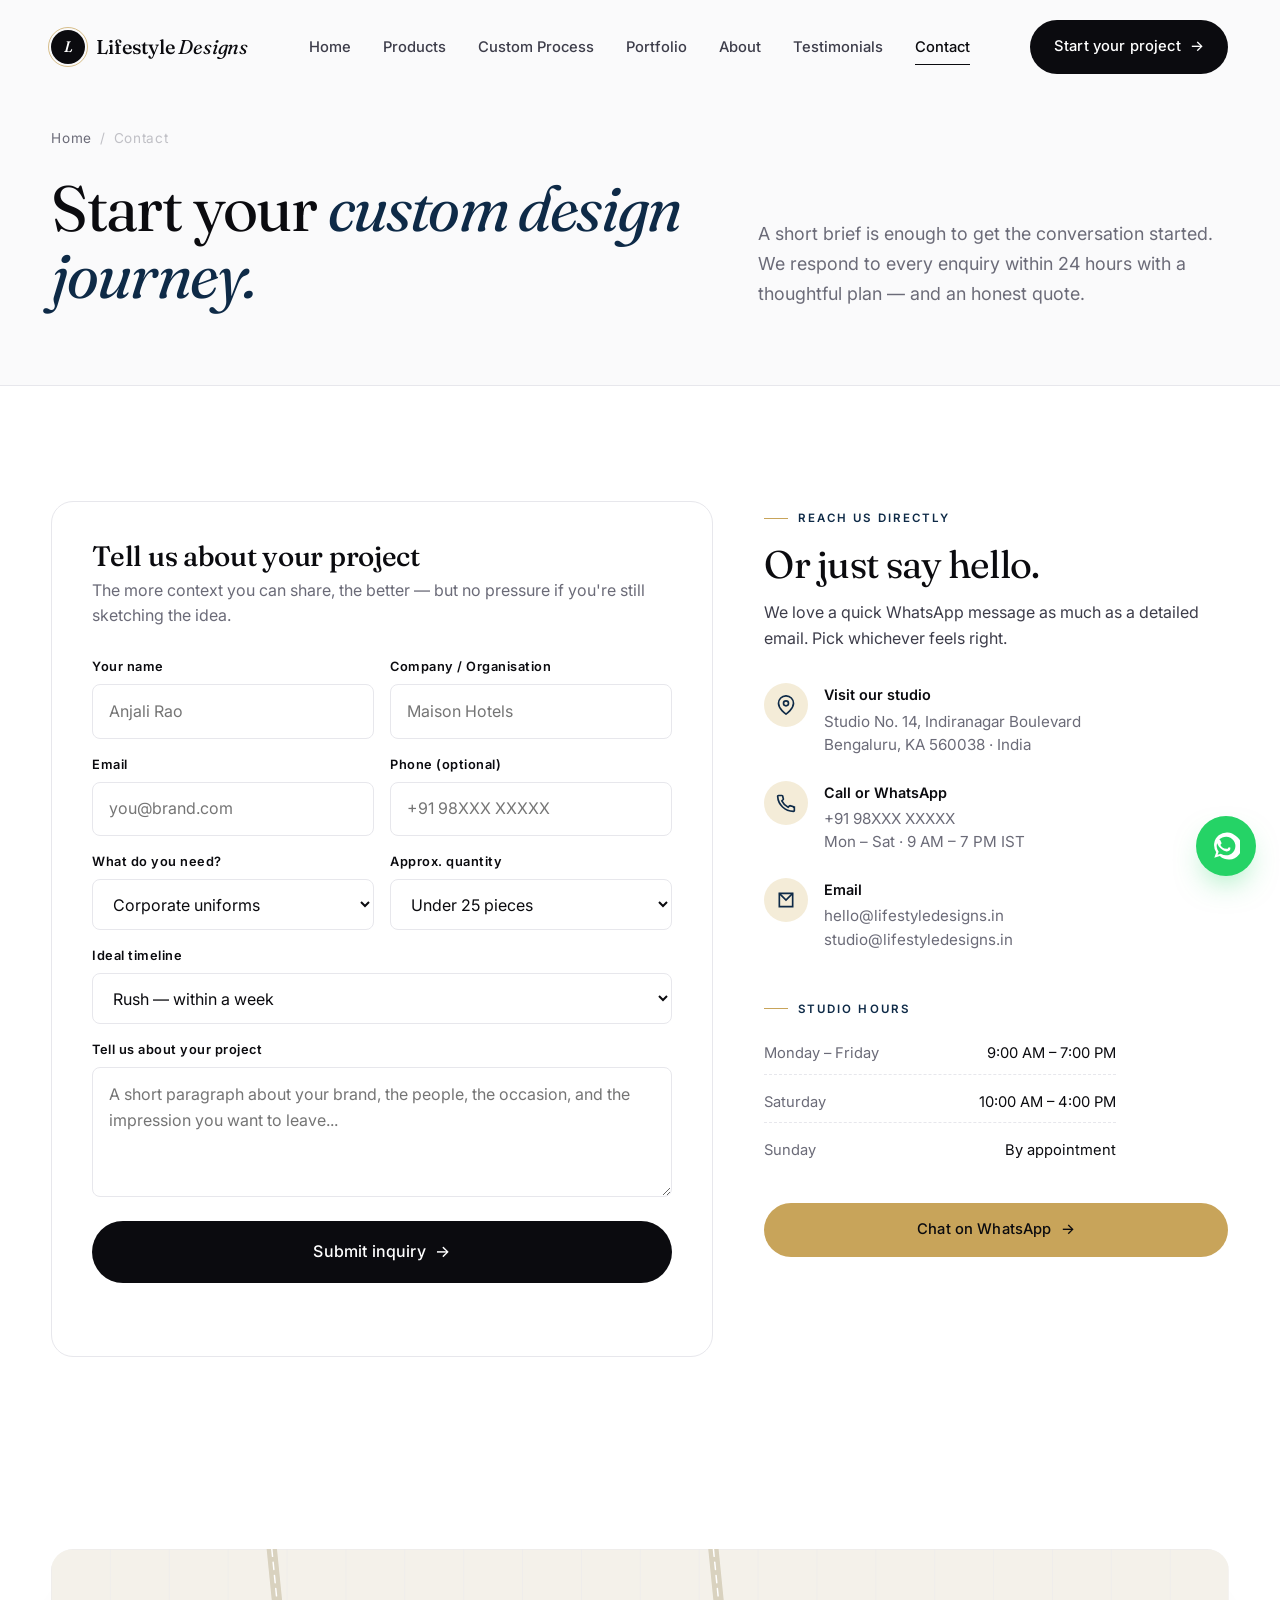
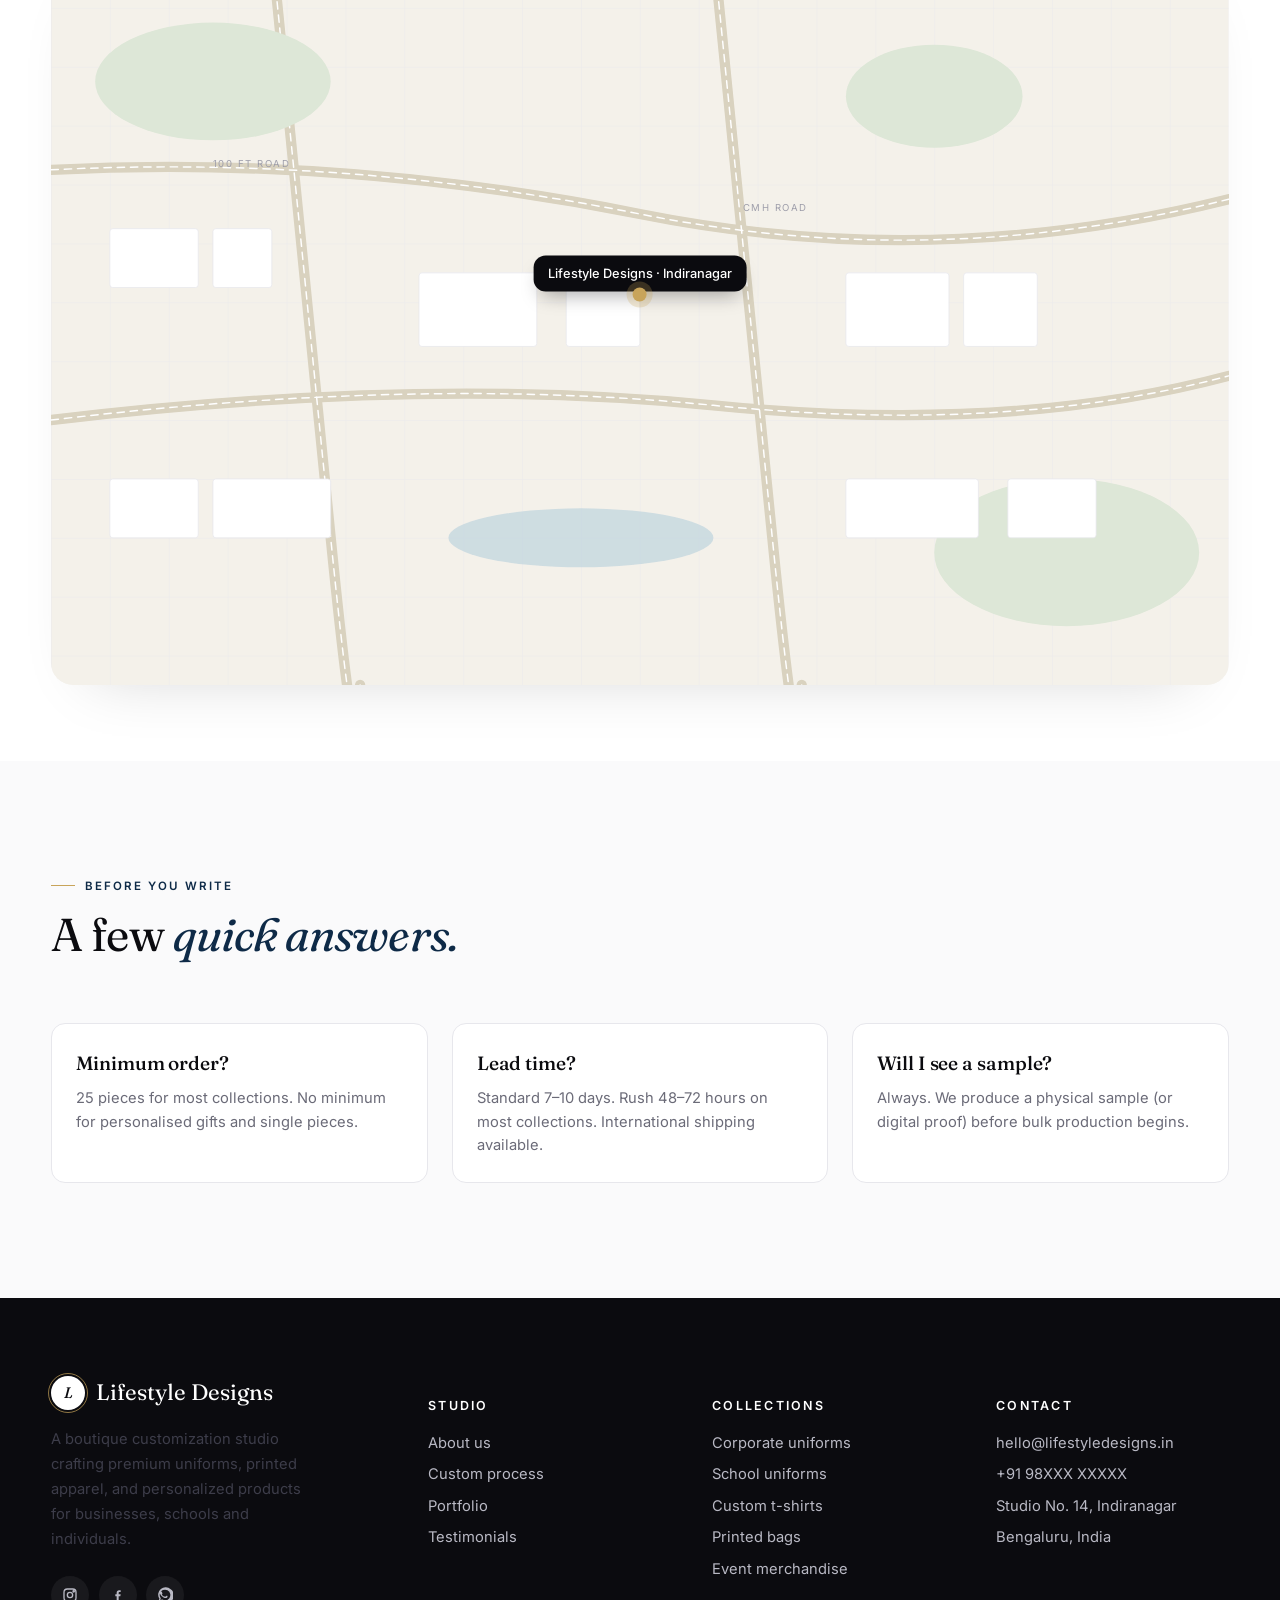
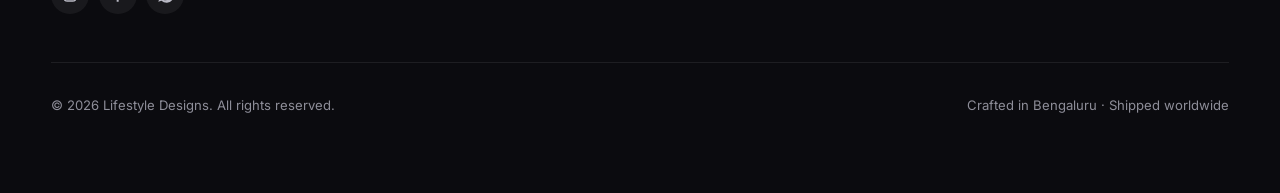
<file: contact.html>
<!DOCTYPE html>
<html lang="en">
<head>
  <meta charset="UTF-8" />
  <meta name="viewport" content="width=device-width, initial-scale=1.0" />
  <title>Contact — Lifestyle Designs | Start Your Custom Design Journey</title>
  <meta name="description" content="Tell us about your custom apparel, uniform or printed project. We respond within 24 hours with a tailored plan and quote." />
  <link rel="preconnect" href="https://fonts.googleapis.com" />
  <link rel="preconnect" href="https://fonts.gstatic.com" crossorigin />
  <link rel="stylesheet" href="https://fonts.googleapis.com/css2?family=Fraunces:ital,opsz,wght@0,9..144,400;0,9..144,500;0,9..144,600;1,9..144,400&family=Inter:wght@400;500;600;700&family=JetBrains+Mono:wght@400&display=swap" />
  <link rel="stylesheet" href="css/styles.css" />
  <link rel="stylesheet" href="css/responsive.css" />
  <style>
    .map-card {
      position: relative;
      border-radius: var(--radius-lg);
      overflow: hidden;
      background: var(--surface);
      aspect-ratio: 16/10;
      box-shadow: 0 30px 60px -40px rgba(11,11,15,0.18);
    }
    .map-card svg { width: 100%; height: 100%; display: block; }
    .map-pin {
      position: absolute;
      left: 50%; top: 48%;
      transform: translate(-50%, -100%);
      display: flex;
      flex-direction: column;
      align-items: center;
    }
    .map-pin__bubble {
      background: var(--ink);
      color: #fff;
      padding: 0.5rem 0.9rem;
      border-radius: 12px;
      font-size: 0.8rem;
      font-weight: 500;
      white-space: nowrap;
      box-shadow: 0 10px 20px -8px rgba(11,11,15,0.4);
    }
    .map-pin__dot {
      width: 14px; height: 14px;
      background: var(--accent);
      border-radius: 50%;
      margin-top: -4px;
      box-shadow: 0 0 0 6px rgba(200,164,90,0.25);
      animation: pulse 2.5s ease-in-out infinite;
    }
    @keyframes pulse {
      0%, 100% { box-shadow: 0 0 0 6px rgba(200,164,90,0.25); }
      50% { box-shadow: 0 0 0 12px rgba(200,164,90,0); }
    }
    .hours-list { list-style: none; padding: 0; margin: 0; display: flex; flex-direction: column; gap: 0.5rem; }
    .hours-list li { display: flex; justify-content: space-between; padding-block: 0.5rem; border-bottom: 1px dashed var(--line); font-size: 0.92rem; }
    .hours-list li:last-child { border-bottom: 0; }
    .hours-list span:first-child { color: var(--muted); }

    .form-card {
      background: var(--paper);
      border: 1px solid var(--line);
      border-radius: var(--radius-lg);
      padding: clamp(1.75rem, 4vw, 2.5rem);
    }
    .form-card h3 { font-family: var(--font-display); font-size: 1.75rem; }
    .form-card__sub { color: var(--muted); margin-top: 0.4rem; }
    .status { margin-top: 1rem; font-size: 0.95rem; color: var(--success); font-weight: 500; }
  </style>
</head>
<body>

<nav class="nav" aria-label="Primary">
  <div class="container nav__inner">
    <a href="index.html" class="nav__logo"><span class="nav__logo-mark">L</span><span>Lifestyle <span style="font-family:var(--font-display); font-style:italic; font-weight:400">Designs</span></span></a>
    <ul class="nav__links">
      <li><a href="index.html">Home</a></li>
      <li><a href="products.html">Products</a></li>
      <li><a href="process.html">Custom Process</a></li>
      <li><a href="portfolio.html">Portfolio</a></li>
      <li><a href="about.html">About</a></li>
      <li><a href="testimonials.html">Testimonials</a></li>
      <li><a href="contact.html" class="is-active">Contact</a></li>
    </ul>
    <div class="nav__cta">
      <a href="contact.html" class="btn btn--primary magnetic">Start your project <span class="arrow">→</span></a>
      <button class="nav__menu-btn" aria-label="Open menu"><svg width="18" height="18" viewBox="0 0 24 24" fill="none" stroke="currentColor" stroke-width="2"><path d="M3 6h18M3 12h18M3 18h18"/></svg></button>
    </div>
  </div>
</nav>

<div class="drawer">
  <div class="drawer__head">
    <span class="nav__logo"><span class="nav__logo-mark">L</span><span>Lifestyle Designs</span></span>
    <button class="drawer__close" aria-label="Close menu"><svg width="22" height="22" viewBox="0 0 24 24" fill="none" stroke="currentColor" stroke-width="2"><path d="M6 6l12 12M6 18L18 6"/></svg></button>
  </div>
  <ul class="drawer__list">
    <li><a href="index.html">Home</a></li>
    <li><a href="products.html">Products</a></li>
    <li><a href="process.html">Custom Process</a></li>
    <li><a href="portfolio.html">Portfolio</a></li>
    <li><a href="about.html">About</a></li>
    <li><a href="testimonials.html">Testimonials</a></li>
    <li><a href="contact.html">Contact</a></li>
  </ul>
  <div class="drawer__footer"><p>hello@lifestyledesigns.in<br>+91 98XXX XXXXX</p></div>
</div>

<!-- ============================ HERO ============================ -->
<section class="page-hero">
  <div class="container">
    <div class="page-hero__inner">
      <div>
        <div class="page-hero__crumb reveal">
          <a href="index.html">Home</a><span>/</span><span>Contact</span>
        </div>
        <h1 class="page-hero__title reveal" data-reveal-delay="100">Start your <span class="serif-italic" style="color:var(--brand)">custom design journey.</span></h1>
      </div>
      <p class="lede reveal" data-reveal-delay="200">A short brief is enough to get the conversation started. We respond to every enquiry within 24 hours with a thoughtful plan — and an honest quote.</p>
    </div>
  </div>
</section>

<!-- ============================ CONTACT GRID ============================ -->
<section class="section">
  <div class="container">
    <div class="contact-grid">
      <!-- ============================ FORM ============================ -->
      <div class="form-card reveal">
        <h3>Tell us about your project</h3>
        <p class="form-card__sub">The more context you can share, the better — but no pressure if you're still sketching the idea.</p>

        <form class="form" data-form style="margin-top: 1.75rem;">
          <div class="form__row">
            <div class="field">
              <label for="name">Your name</label>
              <input id="name" name="name" type="text" placeholder="Anjali Rao" required />
            </div>
            <div class="field">
              <label for="company">Company / Organisation</label>
              <input id="company" name="company" type="text" placeholder="Maison Hotels" />
            </div>
          </div>

          <div class="form__row">
            <div class="field">
              <label for="email">Email</label>
              <input id="email" name="email" type="email" placeholder="you@brand.com" required />
            </div>
            <div class="field">
              <label for="phone">Phone (optional)</label>
              <input id="phone" name="phone" type="tel" placeholder="+91 98XXX XXXXX" />
            </div>
          </div>

          <div class="form__row">
            <div class="field">
              <label for="collection">What do you need?</label>
              <select id="collection" name="collection">
                <option>Corporate uniforms</option>
                <option>School uniforms</option>
                <option>Custom t-shirts</option>
                <option>Event merchandise</option>
                <option>Printed bags</option>
                <option>Hoodies &amp; sweats</option>
                <option>Personalised gifts</option>
                <option>Something else</option>
              </select>
            </div>
            <div class="field">
              <label for="quantity">Approx. quantity</label>
              <select id="quantity" name="quantity">
                <option>Under 25 pieces</option>
                <option>25 – 100 pieces</option>
                <option>100 – 500 pieces</option>
                <option>500 – 2,000 pieces</option>
                <option>2,000+ pieces</option>
                <option>Not sure yet</option>
              </select>
            </div>
          </div>

          <div class="field">
            <label for="timeline">Ideal timeline</label>
            <select id="timeline" name="timeline">
              <option>Rush — within a week</option>
              <option>2 – 3 weeks</option>
              <option>Within a month</option>
              <option>Flexible</option>
            </select>
          </div>

          <div class="field">
            <label for="brief">Tell us about your project</label>
            <textarea id="brief" name="brief" placeholder="A short paragraph about your brand, the people, the occasion, and the impression you want to leave..."></textarea>
          </div>

          <button type="submit" class="btn btn--primary btn--lg magnetic" style="margin-top: 0.5rem;">Submit inquiry <span class="arrow">→</span></button>
          <p class="status" data-status></p>
        </form>
      </div>

      <!-- ============================ INFO ============================ -->
      <div class="reveal" data-reveal-delay="150">
        <span class="eyebrow">Reach us directly</span>
        <h2 style="margin-top: 1rem; font-size: clamp(1.8rem, 3vw, 2.6rem)">Or just say hello.</h2>
        <p style="margin-top: 1rem; color: var(--slate); max-width: 36rem;">We love a quick WhatsApp message as much as a detailed email. Pick whichever feels right.</p>

        <div class="contact-info" style="margin-top: 2rem;">
          <div class="contact-info__item">
            <div class="contact-info__icon"><svg viewBox="0 0 24 24" fill="none" stroke="currentColor" stroke-width="2"><path d="M21 10c0 7-9 13-9 13s-9-6-9-13a9 9 0 1118 0z"/><circle cx="12" cy="10" r="3"/></svg></div>
            <div>
              <div class="contact-info__title">Visit our studio</div>
              <div class="contact-info__val">Studio No. 14, Indiranagar Boulevard<br/>Bengaluru, KA 560038 · India</div>
            </div>
          </div>
          <div class="contact-info__item">
            <div class="contact-info__icon"><svg viewBox="0 0 24 24" fill="none" stroke="currentColor" stroke-width="2"><path d="M22 16.92V21a1 1 0 01-1.1 1A19 19 0 012 4.1 1 1 0 013 3h4.1a1 1 0 011 1 13 13 0 00.7 2.8 1 1 0 01-.2 1L7 9.4a16 16 0 007.6 7.6l1.6-1.6a1 1 0 011-.2 13 13 0 002.8.7 1 1 0 011 1z"/></svg></div>
            <div>
              <div class="contact-info__title">Call or WhatsApp</div>
              <div class="contact-info__val">+91 98XXX XXXXX<br/>Mon – Sat · 9 AM – 7 PM IST</div>
            </div>
          </div>
          <div class="contact-info__item">
            <div class="contact-info__icon"><svg viewBox="0 0 24 24" fill="none" stroke="currentColor" stroke-width="2"><path d="M4 4h16v16H4z"/><path d="M4 4l8 8 8-8"/></svg></div>
            <div>
              <div class="contact-info__title">Email</div>
              <div class="contact-info__val">hello@lifestyledesigns.in<br/>studio@lifestyledesigns.in</div>
            </div>
          </div>
        </div>

        <div style="margin-top: 2.5rem;">
          <span class="eyebrow">Studio hours</span>
          <ul class="hours-list" style="margin-top: 1rem; max-width: 22rem;">
            <li><span>Monday – Friday</span><span>9:00 AM – 7:00 PM</span></li>
            <li><span>Saturday</span><span>10:00 AM – 4:00 PM</span></li>
            <li><span>Sunday</span><span>By appointment</span></li>
          </ul>
        </div>

        <div style="margin-top: 2rem;">
          <a href="https://wa.me/919800000000" class="btn btn--accent magnetic" style="width: 100%;">Chat on WhatsApp <span class="arrow">→</span></a>
        </div>
      </div>
    </div>
  </div>
</section>

<!-- ============================ MAP ============================ -->
<section class="section--tight">
  <div class="container">
    <div class="map-card reveal">
      <svg viewBox="0 0 1600 1000" xmlns="http://www.w3.org/2000/svg" aria-hidden="true">
        <defs>
          <pattern id="grid" width="80" height="80" patternUnits="userSpaceOnUse">
            <path d="M 80 0 L 0 0 0 80" fill="none" stroke="#E7E7EC" stroke-width="1"/>
          </pattern>
        </defs>
        <rect width="1600" height="1000" fill="#F4F1EA"/>
        <rect width="1600" height="1000" fill="url(#grid)"/>
        <!-- Roads -->
        <g stroke="#D9D2BF" stroke-width="14" fill="none" stroke-linecap="round">
          <path d="M0,300 Q400,280 800,360 T1600,340"/>
          <path d="M0,640 Q500,580 900,620 T1600,580"/>
          <path d="M300,0 Q340,400 380,800 T420,1000"/>
          <path d="M900,0 Q940,400 980,800 T1020,1000"/>
        </g>
        <g stroke="#FFFFFF" stroke-width="2" fill="none" stroke-dasharray="10 8" stroke-linecap="round">
          <path d="M0,300 Q400,280 800,360 T1600,340"/>
          <path d="M0,640 Q500,580 900,620 T1600,580"/>
          <path d="M300,0 Q340,400 380,800 T420,1000"/>
          <path d="M900,0 Q940,400 980,800 T1020,1000"/>
        </g>
        <!-- Parks -->
        <g fill="#DDE7D7">
          <ellipse cx="220" cy="180" rx="160" ry="80"/>
          <ellipse cx="1380" cy="820" rx="180" ry="100"/>
          <ellipse cx="1200" cy="200" rx="120" ry="70"/>
        </g>
        <!-- Blocks -->
        <g fill="#FFFFFF" stroke="#E7E7EC" stroke-width="1">
          <rect x="80" y="380" width="120" height="80" rx="4"/>
          <rect x="220" y="380" width="80" height="80" rx="4"/>
          <rect x="500" y="440" width="160" height="100" rx="4"/>
          <rect x="700" y="440" width="100" height="100" rx="4"/>
          <rect x="1080" y="440" width="140" height="100" rx="4"/>
          <rect x="1240" y="440" width="100" height="100" rx="4"/>
          <rect x="80" y="720" width="120" height="80" rx="4"/>
          <rect x="220" y="720" width="160" height="80" rx="4"/>
          <rect x="1080" y="720" width="180" height="80" rx="4"/>
          <rect x="1300" y="720" width="120" height="80" rx="4"/>
        </g>
        <!-- Lake -->
        <ellipse cx="720" cy="800" rx="180" ry="40" fill="#BFD4DE" opacity="0.7"/>
        <!-- "100ft Road" label -->
        <text x="220" y="296" font-family="Inter,sans-serif" font-size="13" fill="#9E9EAA" letter-spacing="2">100 FT ROAD</text>
        <text x="940" y="356" font-family="Inter,sans-serif" font-size="13" fill="#9E9EAA" letter-spacing="2">CMH ROAD</text>
      </svg>

      <div class="map-pin">
        <div class="map-pin__bubble">Lifestyle Designs · Indiranagar</div>
        <div class="map-pin__dot"></div>
      </div>
    </div>
  </div>
</section>

<!-- ============================ FAQ QUICK ============================ -->
<section class="section section--soft">
  <div class="container">
    <div class="section-head reveal" style="max-width: 38rem;">
      <span class="eyebrow">Before you write</span>
      <h2 class="section-head__title">A few <span class="accent">quick answers.</span></h2>
    </div>

    <div class="grid reveal" style="grid-template-columns: repeat(3, 1fr); gap: 1.5rem;">
      <div style="background: #fff; padding: 1.5rem; border: 1px solid var(--line); border-radius: var(--radius);">
        <h4 style="font-family: var(--font-display); font-size: 1.2rem; font-weight: 500;">Minimum order?</h4>
        <p style="margin-top: 0.5rem; color: var(--muted); font-size: 0.92rem;">25 pieces for most collections. No minimum for personalised gifts and single pieces.</p>
      </div>
      <div style="background: #fff; padding: 1.5rem; border: 1px solid var(--line); border-radius: var(--radius);">
        <h4 style="font-family: var(--font-display); font-size: 1.2rem; font-weight: 500;">Lead time?</h4>
        <p style="margin-top: 0.5rem; color: var(--muted); font-size: 0.92rem;">Standard 7–10 days. Rush 48–72 hours on most collections. International shipping available.</p>
      </div>
      <div style="background: #fff; padding: 1.5rem; border: 1px solid var(--line); border-radius: var(--radius);">
        <h4 style="font-family: var(--font-display); font-size: 1.2rem; font-weight: 500;">Will I see a sample?</h4>
        <p style="margin-top: 0.5rem; color: var(--muted); font-size: 0.92rem;">Always. We produce a physical sample (or digital proof) before bulk production begins.</p>
      </div>
    </div>
  </div>
</section>

<footer class="footer">
  <div class="container">
    <div class="footer__grid">
      <div>
        <div class="footer__brand"><span class="nav__logo-mark" style="background:#fff; color:var(--ink)">L</span><span>Lifestyle Designs</span></div>
        <p class="footer__about">A boutique customization studio crafting premium uniforms, printed apparel, and personalized products for businesses, schools and individuals.</p>
        <div class="footer__social">
          <a href="#" aria-label="Instagram"><svg viewBox="0 0 24 24" fill="none" stroke="currentColor" stroke-width="2"><rect x="3" y="3" width="18" height="18" rx="5"/><circle cx="12" cy="12" r="4"/><circle cx="17.5" cy="6.5" r="1" fill="currentColor"/></svg></a>
          <a href="#" aria-label="Facebook"><svg viewBox="0 0 24 24" fill="currentColor"><path d="M13 22v-8h2.5l.5-3H13V9c0-.9.3-1.5 1.6-1.5H16V5h-2.4C11.4 5 10 6.3 10 8.6V11H8v3h2v8h3z"/></svg></a>
          <a href="#" aria-label="WhatsApp"><svg viewBox="0 0 24 24" fill="currentColor"><path d="M20.5 3.5A11 11 0 003.6 17.4L2 22l4.7-1.5A11 11 0 1020.5 3.5zM12 20a8 8 0 01-4.1-1.1l-.3-.2-2.8.9.9-2.7-.2-.3A8 8 0 1112 20zm4.6-6c-.3-.1-1.6-.8-1.8-.9-.2-.1-.4-.1-.6.1l-.9 1.1c-.2.2-.3.2-.6.1A6.4 6.4 0 018.6 13a6 6 0 01-1.3-1.6c-.1-.2 0-.4.1-.6l.5-.6c.2-.2.2-.3.3-.5 0-.2 0-.4-.1-.5l-1-2.2c-.2-.5-.4-.4-.6-.4h-.5c-.2 0-.5 0-.7.3a3 3 0 00-.9 2.2c0 1.3 1 2.5 1.1 2.7.1.2 2 3 4.8 4.2 1.7.7 2.4.7 3.3.6.5-.1 1.6-.7 1.9-1.3.2-.6.2-1.1.2-1.2-.1-.2-.2-.3-.5-.4z"/></svg></a>
        </div>
      </div>
      <div class="footer__col"><h5>Studio</h5><ul><li><a href="about.html">About us</a></li><li><a href="process.html">Custom process</a></li><li><a href="portfolio.html">Portfolio</a></li><li><a href="testimonials.html">Testimonials</a></li></ul></div>
      <div class="footer__col"><h5>Collections</h5><ul><li><a href="products.html#corporate">Corporate uniforms</a></li><li><a href="products.html#school">School uniforms</a></li><li><a href="products.html#tshirts">Custom t-shirts</a></li><li><a href="products.html#bags">Printed bags</a></li><li><a href="products.html#events">Event merchandise</a></li></ul></div>
      <div class="footer__col"><h5>Contact</h5><ul><li>hello@lifestyledesigns.in</li><li>+91 98XXX XXXXX</li><li>Studio No. 14, Indiranagar</li><li>Bengaluru, India</li></ul></div>
    </div>
    <div class="footer__bottom">
      <span>© <span data-year>2026</span> Lifestyle Designs. All rights reserved.</span>
      <span>Crafted in Bengaluru · Shipped worldwide</span>
    </div>
  </div>
</footer>

<a class="wa-float" href="https://wa.me/919800000000" aria-label="Chat on WhatsApp"><svg viewBox="0 0 24 24" fill="currentColor"><path d="M20.5 3.5A11 11 0 003.6 17.4L2 22l4.7-1.5A11 11 0 1020.5 3.5zM12 20a8 8 0 01-4.1-1.1l-.3-.2-2.8.9.9-2.7-.2-.3A8 8 0 1112 20zm4.6-6c-.3-.1-1.6-.8-1.8-.9-.2-.1-.4-.1-.6.1l-.9 1.1c-.2.2-.3.2-.6.1A6.4 6.4 0 018.6 13a6 6 0 01-1.3-1.6c-.1-.2 0-.4.1-.6l.5-.6c.2-.2.2-.3.3-.5 0-.2 0-.4-.1-.5l-1-2.2c-.2-.5-.4-.4-.6-.4h-.5c-.2 0-.5 0-.7.3a3 3 0 00-.9 2.2c0 1.3 1 2.5 1.1 2.7.1.2 2 3 4.8 4.2 1.7.7 2.4.7 3.3.6.5-.1 1.6-.7 1.9-1.3.2-.6.2-1.1.2-1.2-.1-.2-.2-.3-.5-.4z"/></svg></a>
<script src="js/app.js"></script>
</body>
</html>
</file>
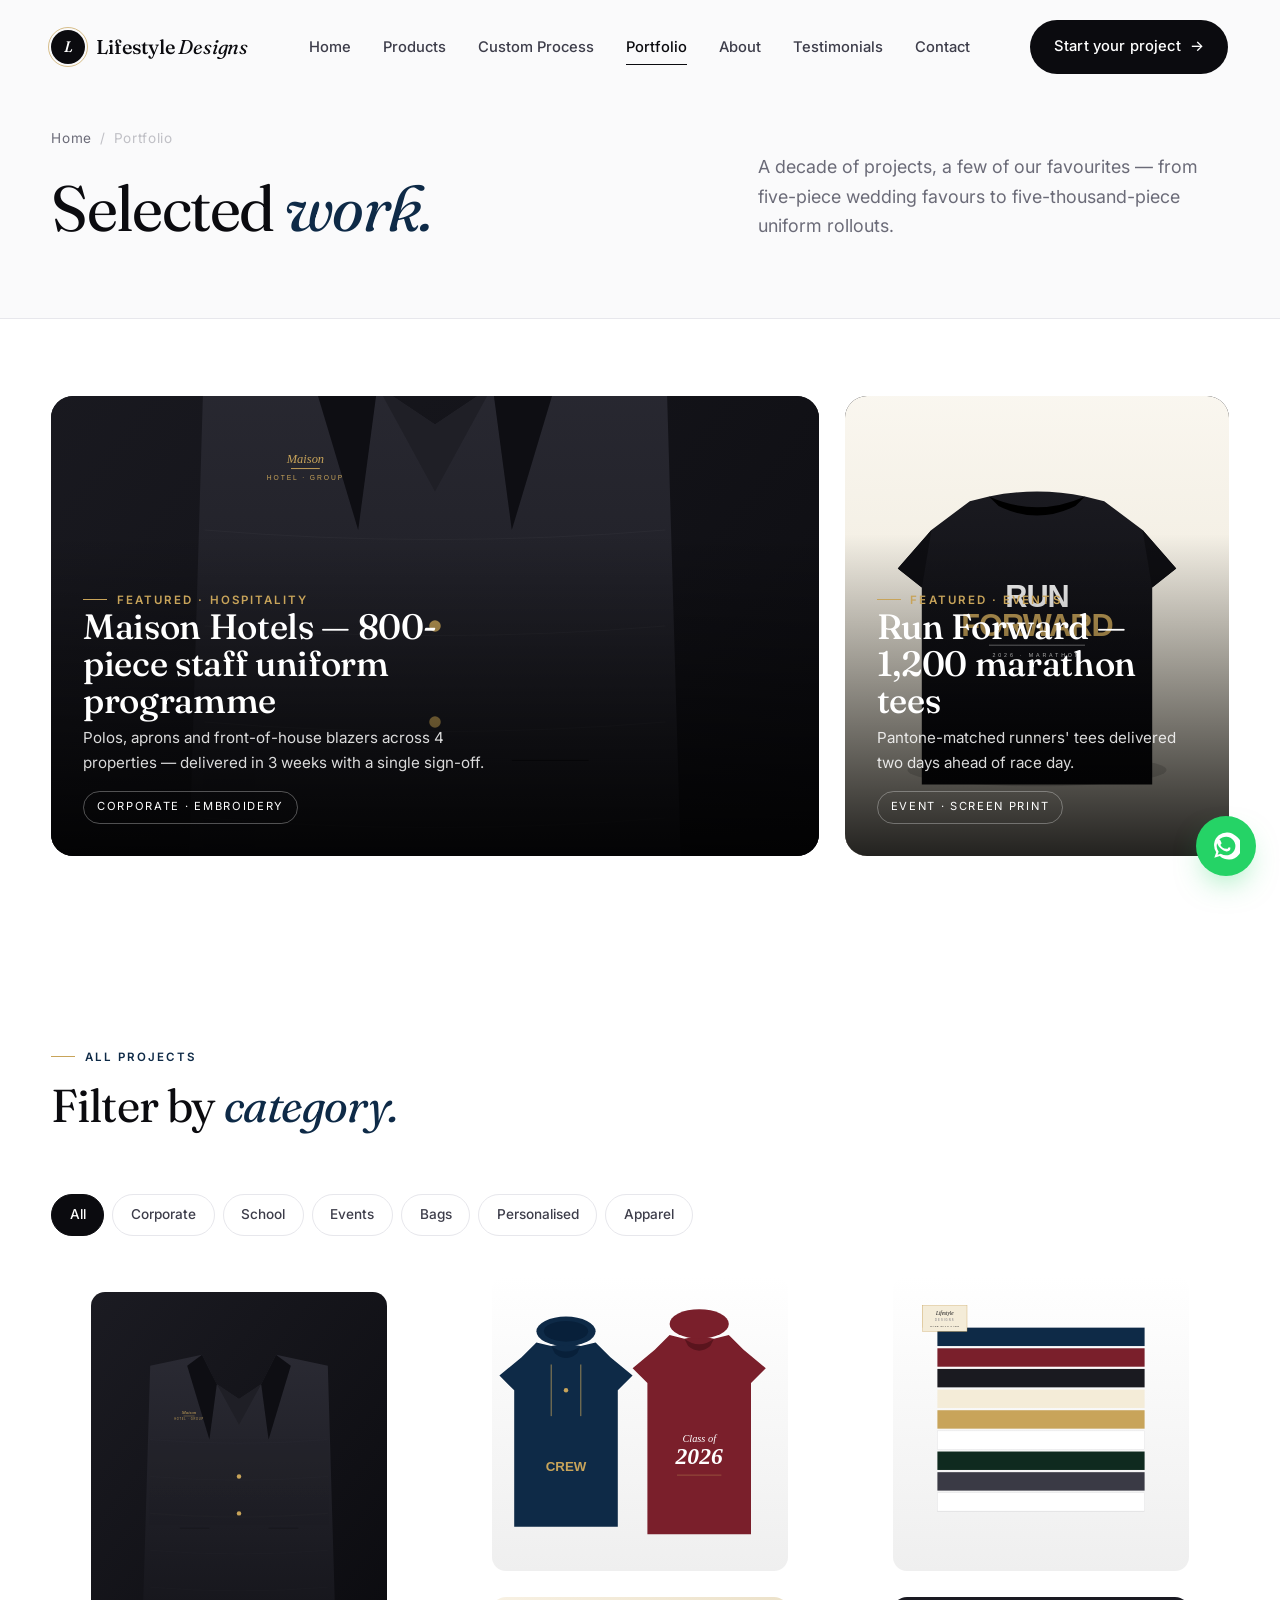
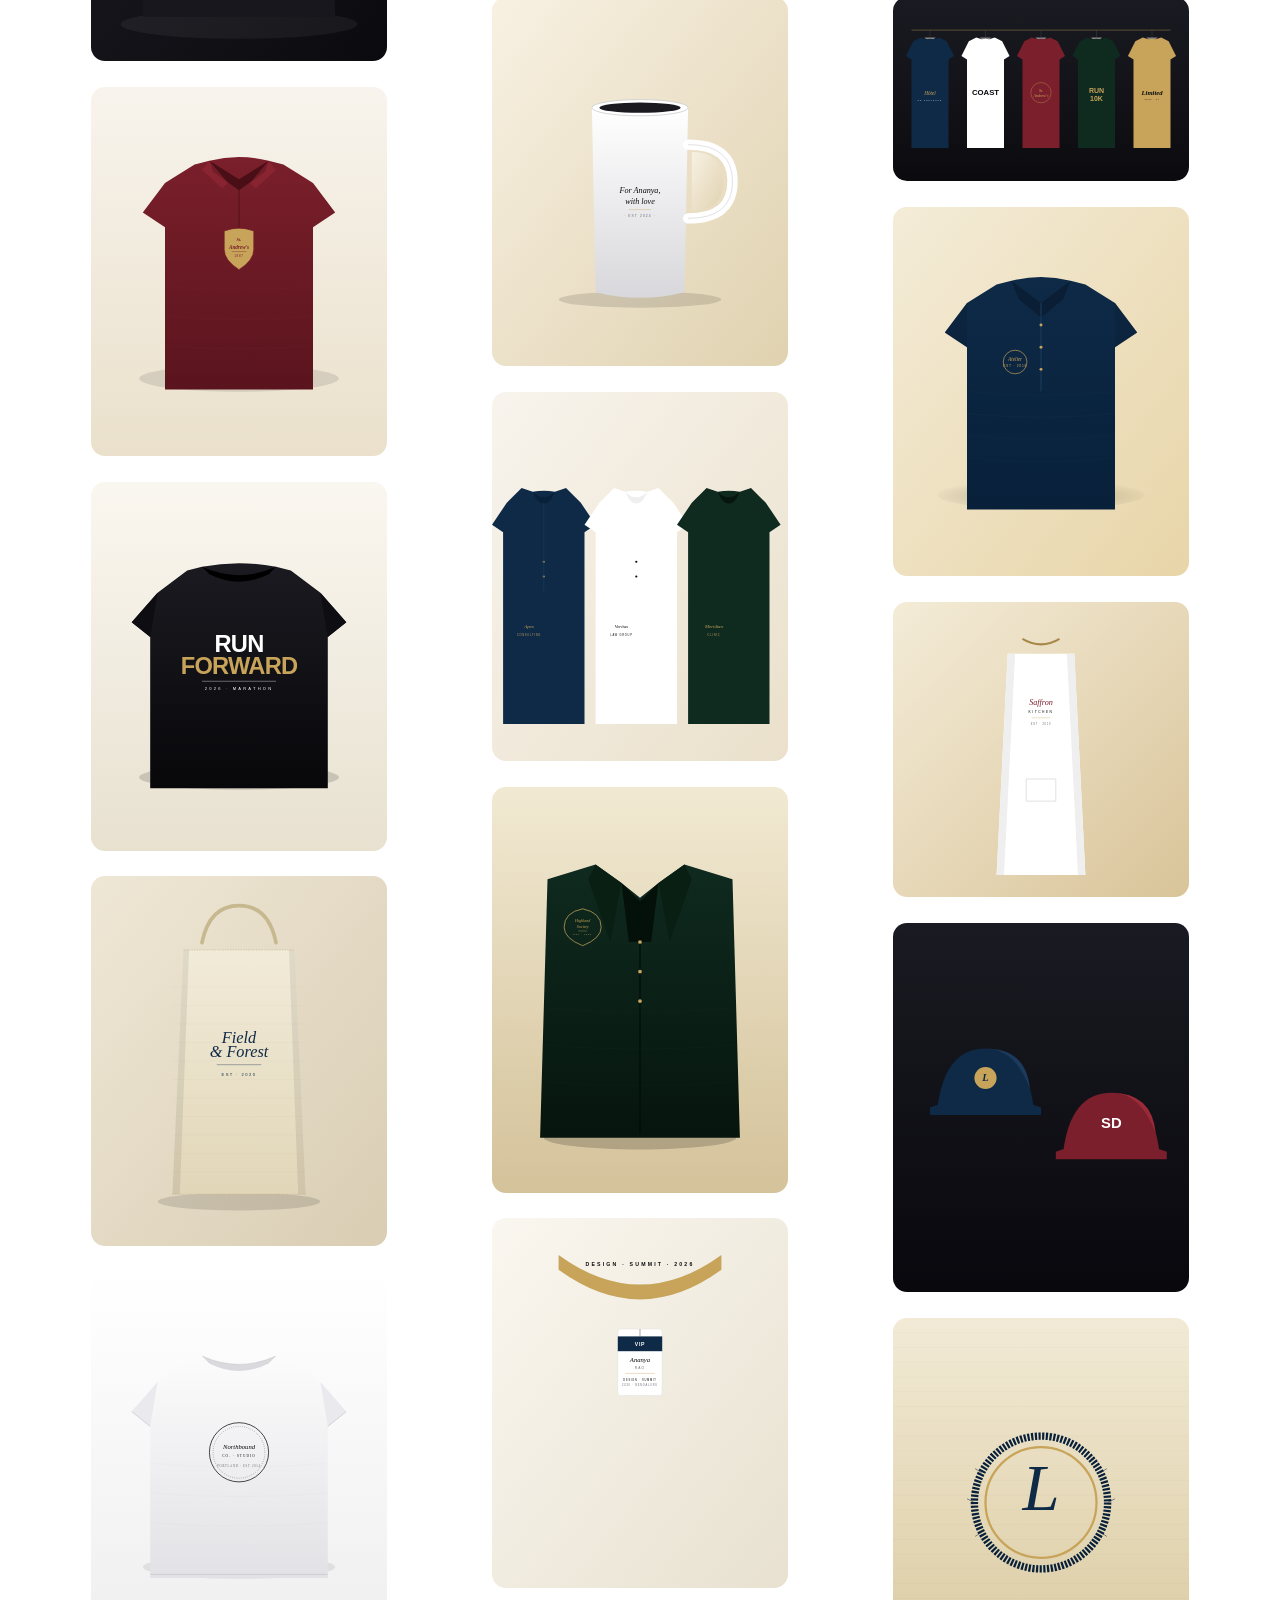
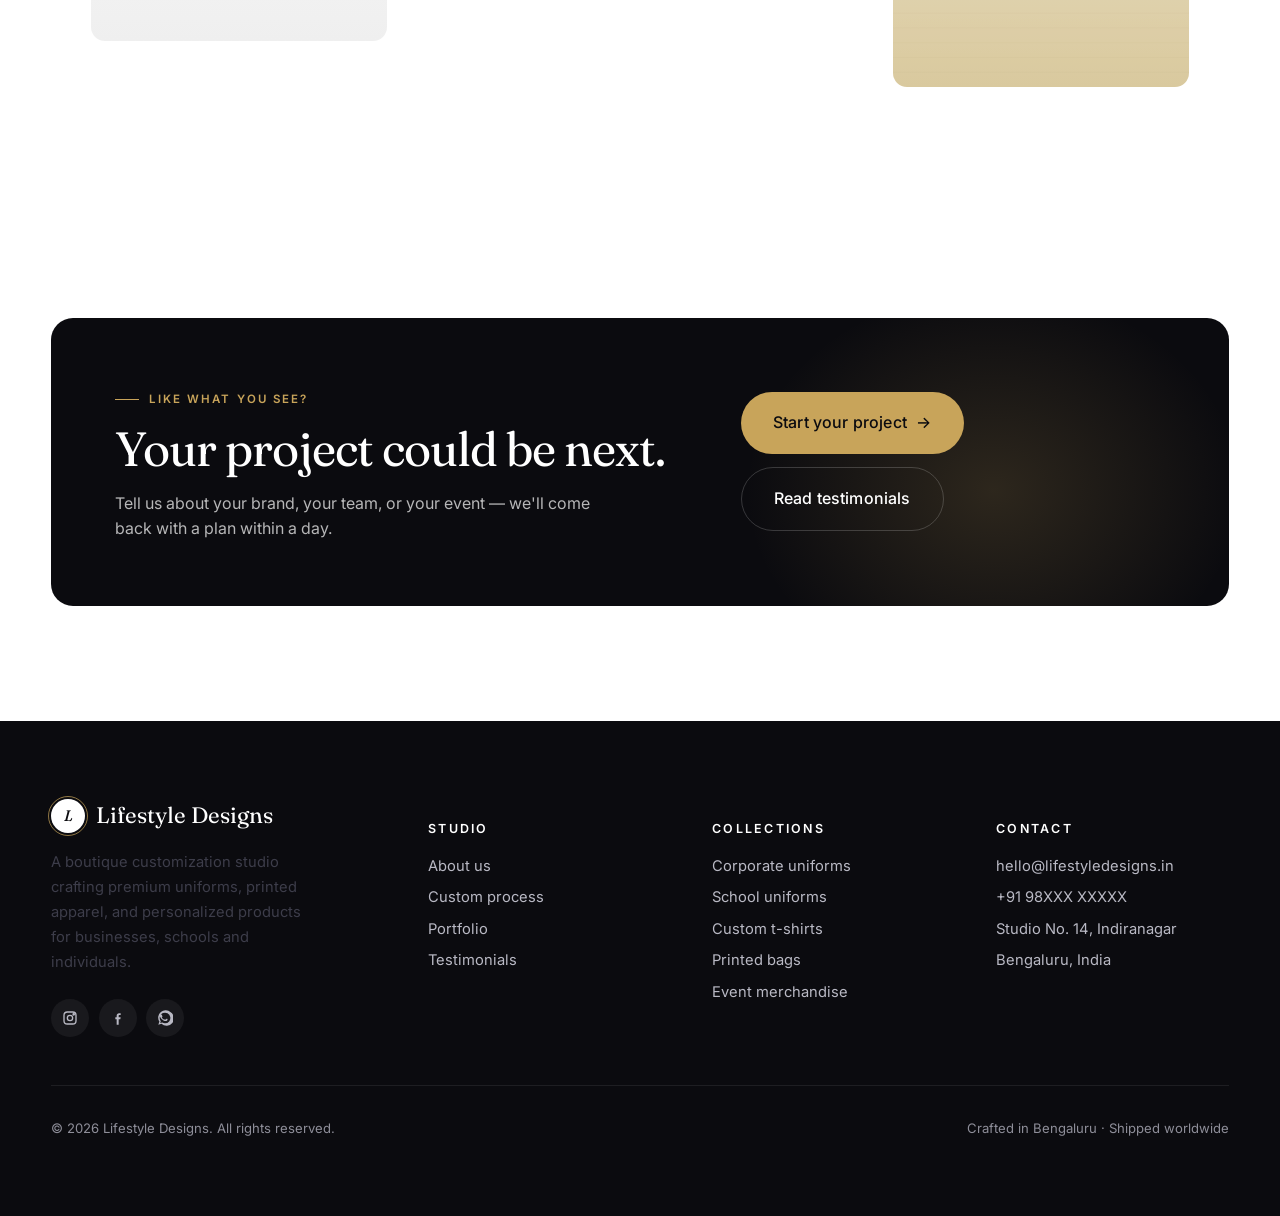
<file: portfolio.html>
<!DOCTYPE html>
<html lang="en">
<head>
  <meta charset="UTF-8" />
  <meta name="viewport" content="width=device-width, initial-scale=1.0" />
  <title>Portfolio — Lifestyle Designs | Selected Works</title>
  <meta name="description" content="Selected work from Lifestyle Designs: corporate uniforms, school programmes, event merchandise, custom apparel and personalized products." />
  <link rel="preconnect" href="https://fonts.googleapis.com" />
  <link rel="preconnect" href="https://fonts.gstatic.com" crossorigin />
  <link rel="stylesheet" href="https://fonts.googleapis.com/css2?family=Fraunces:ital,opsz,wght@0,9..144,400;0,9..144,500;0,9..144,600;1,9..144,400&family=Inter:wght@400;500;600;700&family=JetBrains+Mono:wght@400&display=swap" />
  <link rel="stylesheet" href="css/styles.css" />
  <link rel="stylesheet" href="css/responsive.css" />
  <style>
    .portfolio-hero {
      padding-bottom: clamp(3rem, 6vw, 5rem);
    }
    .case-grid {
      display: grid;
      grid-template-columns: 2fr 1fr;
      gap: clamp(1rem, 2vw, 2rem);
    }
    .case-card {
      position: relative;
      border-radius: var(--radius-lg);
      overflow: hidden;
      background: var(--ink);
      min-height: 460px;
      display: flex;
      align-items: flex-end;
      color: #fff;
      isolation: isolate;
    }
    .case-card__img { position: absolute; inset: 0; }
    .case-card__img img { width:100%; height:100%; object-fit: cover; transition: transform 1.2s var(--ease-out); }
    .case-card:hover .case-card__img img { transform: scale(1.04); }
    .case-card__shade { position: absolute; inset: 0; background: linear-gradient(180deg, rgba(0,0,0,0) 30%, rgba(0,0,0,0.85) 100%); }
    .case-card__body { position: relative; padding: 2rem; max-width: 30rem; }
    .case-card__body h3 { font-family: var(--font-display); font-size: clamp(1.6rem, 3vw, 2.2rem); color: #fff; margin-bottom: 0.4rem; }
    .case-card__body p { color: rgba(255,255,255,0.85); font-size: 0.95rem; }
    .case-card__tag { display: inline-block; margin-top: 1rem; padding: 0.4rem 0.8rem; border: 1px solid rgba(255,255,255,0.3); border-radius: 999px; font-size: 0.7rem; letter-spacing: 0.15em; text-transform: uppercase; }
    .case-card__small { min-height: 460px; }
    @media (max-width: 1024px) { .case-grid { grid-template-columns: 1fr; } }
  </style>
</head>
<body>

<nav class="nav" aria-label="Primary">
  <div class="container nav__inner">
    <a href="index.html" class="nav__logo"><span class="nav__logo-mark">L</span><span>Lifestyle <span style="font-family:var(--font-display); font-style:italic; font-weight:400">Designs</span></span></a>
    <ul class="nav__links">
      <li><a href="index.html">Home</a></li>
      <li><a href="products.html">Products</a></li>
      <li><a href="process.html">Custom Process</a></li>
      <li><a href="portfolio.html" class="is-active">Portfolio</a></li>
      <li><a href="about.html">About</a></li>
      <li><a href="testimonials.html">Testimonials</a></li>
      <li><a href="contact.html">Contact</a></li>
    </ul>
    <div class="nav__cta">
      <a href="contact.html" class="btn btn--primary magnetic">Start your project <span class="arrow">→</span></a>
      <button class="nav__menu-btn" aria-label="Open menu"><svg width="18" height="18" viewBox="0 0 24 24" fill="none" stroke="currentColor" stroke-width="2"><path d="M3 6h18M3 12h18M3 18h18"/></svg></button>
    </div>
  </div>
</nav>

<div class="drawer">
  <div class="drawer__head">
    <span class="nav__logo"><span class="nav__logo-mark">L</span><span>Lifestyle Designs</span></span>
    <button class="drawer__close" aria-label="Close menu"><svg width="22" height="22" viewBox="0 0 24 24" fill="none" stroke="currentColor" stroke-width="2"><path d="M6 6l12 12M6 18L18 6"/></svg></button>
  </div>
  <ul class="drawer__list">
    <li><a href="index.html">Home</a></li>
    <li><a href="products.html">Products</a></li>
    <li><a href="process.html">Custom Process</a></li>
    <li><a href="portfolio.html">Portfolio</a></li>
    <li><a href="about.html">About</a></li>
    <li><a href="testimonials.html">Testimonials</a></li>
    <li><a href="contact.html">Contact</a></li>
  </ul>
  <div class="drawer__footer"><p>hello@lifestyledesigns.in<br>+91 98XXX XXXXX</p></div>
</div>

<!-- ============================ HERO ============================ -->
<section class="page-hero portfolio-hero">
  <div class="container">
    <div class="page-hero__inner">
      <div>
        <div class="page-hero__crumb reveal">
          <a href="index.html">Home</a><span>/</span><span>Portfolio</span>
        </div>
        <h1 class="page-hero__title reveal" data-reveal-delay="100">Selected <span class="serif-italic" style="color:var(--brand)">work.</span></h1>
      </div>
      <p class="lede reveal" data-reveal-delay="200">A decade of projects, a few of our favourites — from five-piece wedding favours to five-thousand-piece uniform rollouts.</p>
    </div>
  </div>
</section>

<!-- ============================ FEATURED CASES ============================ -->
<section class="section--tight">
  <div class="container">
    <div class="case-grid">
      <article class="case-card reveal">
        <div class="case-card__img"><img src="assets/images/uniform-corporate.svg" alt="Hotel uniform programme" /></div>
        <div class="case-card__shade"></div>
        <div class="case-card__body">
          <span class="eyebrow" style="color:#C8A45A">Featured · Hospitality</span>
          <h3>Maison Hotels — 800-piece staff uniform programme</h3>
          <p>Polos, aprons and front-of-house blazers across 4 properties — delivered in 3 weeks with a single sign-off.</p>
          <span class="case-card__tag">Corporate · Embroidery</span>
        </div>
      </article>
      <article class="case-card case-card__small reveal" data-reveal-delay="100">
        <div class="case-card__img"><img src="assets/images/event-merch.svg" alt="Marathon merchandise" /></div>
        <div class="case-card__shade"></div>
        <div class="case-card__body">
          <span class="eyebrow" style="color:#C8A45A">Featured · Events</span>
          <h3>Run Forward — 1,200 marathon tees</h3>
          <p>Pantone-matched runners' tees delivered two days ahead of race day.</p>
          <span class="case-card__tag">Event · Screen print</span>
        </div>
      </article>
    </div>
  </div>
</section>

<!-- ============================ MASONRY GRID ============================ -->
<section class="section">
  <div class="container">
    <div class="section-head reveal">
      <span class="eyebrow">All projects</span>
      <h2 class="section-head__title">Filter by <span class="accent">category.</span></h2>
    </div>

    <div class="filters reveal">
      <button class="filter is-active" data-filter="all">All</button>
      <button class="filter" data-filter="corporate">Corporate</button>
      <button class="filter" data-filter="school">School</button>
      <button class="filter" data-filter="events">Events</button>
      <button class="filter" data-filter="bags">Bags</button>
      <button class="filter" data-filter="gifts">Personalised</button>
      <button class="filter" data-filter="apparel">Apparel</button>
    </div>

    <div class="masonry reveal">
      <figure class="masonry__item" data-cat="corporate">
        <img src="assets/images/uniform-corporate.svg" alt="Corporate blazer"/>
        <figcaption class="masonry__cap">Maison Hotels · Charcoal blazer</figcaption>
      </figure>
      <figure class="masonry__item" data-cat="school">
        <img src="assets/images/uniform-school.svg" alt="School polo"/>
        <figcaption class="masonry__cap">St. Andrew's School · House polo</figcaption>
      </figure>
      <figure class="masonry__item" data-cat="events">
        <img src="assets/images/event-merch.svg" alt="Event tee"/>
        <figcaption class="masonry__cap">Run Forward · Marathon tee</figcaption>
      </figure>
      <figure class="masonry__item" data-cat="bags">
        <img src="assets/images/bag-canvas.svg" alt="Canvas tote"/>
        <figcaption class="masonry__cap">Field &amp; Forest · Canvas tote</figcaption>
      </figure>
      <figure class="masonry__item" data-cat="apparel">
        <img src="assets/images/tee-white.svg" alt="Cotton tee"/>
        <figcaption class="masonry__cap">Northbound Co. · Cotton tee</figcaption>
      </figure>
      <figure class="masonry__item" data-cat="apparel">
        <img src="assets/images/portfolio-hoodies.svg" alt="Hoodies"/>
        <figcaption class="masonry__cap">Greenwood High · Class of 2026</figcaption>
      </figure>
      <figure class="masonry__item" data-cat="gifts">
        <img src="assets/images/personalized-mug.svg" alt="Personalised mug"/>
        <figcaption class="masonry__cap">Wedding favours · Personalised mug</figcaption>
      </figure>
      <figure class="masonry__item" data-cat="corporate">
        <img src="assets/images/portfolio-corporate.svg" alt="Corporate polos"/>
        <figcaption class="masonry__cap">Apex Consulting · 3-colour polo range</figcaption>
      </figure>
      <figure class="masonry__item" data-cat="apparel">
        <img src="assets/images/portfolio-jacket.svg" alt="Embroidered jacket"/>
        <figcaption class="masonry__cap">Highland Society · Varsity jacket</figcaption>
      </figure>
      <figure class="masonry__item" data-cat="events">
        <img src="assets/images/portfolio-lanyard.svg" alt="Conference lanyards"/>
        <figcaption class="masonry__cap">Design Summit · Lanyards &amp; badges</figcaption>
      </figure>
      <figure class="masonry__item" data-cat="apparel">
        <img src="assets/images/portfolio-stack.svg" alt="Folded apparel"/>
        <figcaption class="masonry__cap">Brand drop · Folded apparel set</figcaption>
      </figure>
      <figure class="masonry__item" data-cat="apparel">
        <img src="assets/images/portfolio-display.svg" alt="Display"/>
        <figcaption class="masonry__cap">Studio display · In-house shoot</figcaption>
      </figure>
      <figure class="masonry__item" data-cat="apparel">
        <img src="assets/images/shirt-navy.svg" alt="Embroidered polo"/>
        <figcaption class="masonry__cap">Atelier · Embroidered polo</figcaption>
      </figure>
      <figure class="masonry__item" data-cat="gifts">
        <img src="assets/images/portfolio-apron.svg" alt="Apron"/>
        <figcaption class="masonry__cap">Saffron Kitchen · Chef apron</figcaption>
      </figure>
      <figure class="masonry__item" data-cat="apparel">
        <img src="assets/images/portfolio-caps.svg" alt="Caps"/>
        <figcaption class="masonry__cap">Limited drop · Caps collection</figcaption>
      </figure>
      <figure class="masonry__item" data-cat="apparel">
        <img src="assets/images/embroidery-detail.svg" alt="Embroidery detail"/>
        <figcaption class="masonry__cap">Studio detail · Embroidery close-up</figcaption>
      </figure>
    </div>
  </div>
</section>

<!-- ============================ CTA ============================ -->
<section class="section">
  <div class="container">
    <div class="cta-banner reveal">
      <div>
        <span class="eyebrow" style="color:#C8A45A">Like what you see?</span>
        <h2 style="margin-top:1rem; font-size: clamp(2rem, 4vw, 3rem)">Your project could be next.</h2>
        <p style="margin-top:1rem; max-width: 50ch;">Tell us about your brand, your team, or your event — we'll come back with a plan within a day.</p>
      </div>
      <div class="cta-banner__ctas">
        <a href="contact.html" class="btn btn--accent btn--lg magnetic">Start your project <span class="arrow">→</span></a>
        <a href="testimonials.html" class="btn btn--ghost btn--lg" style="border-color:rgba(255,255,255,0.18); color:#fff">Read testimonials</a>
      </div>
    </div>
  </div>
</section>

<footer class="footer">
  <div class="container">
    <div class="footer__grid">
      <div>
        <div class="footer__brand"><span class="nav__logo-mark" style="background:#fff; color:var(--ink)">L</span><span>Lifestyle Designs</span></div>
        <p class="footer__about">A boutique customization studio crafting premium uniforms, printed apparel, and personalized products for businesses, schools and individuals.</p>
        <div class="footer__social">
          <a href="#" aria-label="Instagram"><svg viewBox="0 0 24 24" fill="none" stroke="currentColor" stroke-width="2"><rect x="3" y="3" width="18" height="18" rx="5"/><circle cx="12" cy="12" r="4"/><circle cx="17.5" cy="6.5" r="1" fill="currentColor"/></svg></a>
          <a href="#" aria-label="Facebook"><svg viewBox="0 0 24 24" fill="currentColor"><path d="M13 22v-8h2.5l.5-3H13V9c0-.9.3-1.5 1.6-1.5H16V5h-2.4C11.4 5 10 6.3 10 8.6V11H8v3h2v8h3z"/></svg></a>
          <a href="#" aria-label="WhatsApp"><svg viewBox="0 0 24 24" fill="currentColor"><path d="M20.5 3.5A11 11 0 003.6 17.4L2 22l4.7-1.5A11 11 0 1020.5 3.5zM12 20a8 8 0 01-4.1-1.1l-.3-.2-2.8.9.9-2.7-.2-.3A8 8 0 1112 20zm4.6-6c-.3-.1-1.6-.8-1.8-.9-.2-.1-.4-.1-.6.1l-.9 1.1c-.2.2-.3.2-.6.1A6.4 6.4 0 018.6 13a6 6 0 01-1.3-1.6c-.1-.2 0-.4.1-.6l.5-.6c.2-.2.2-.3.3-.5 0-.2 0-.4-.1-.5l-1-2.2c-.2-.5-.4-.4-.6-.4h-.5c-.2 0-.5 0-.7.3a3 3 0 00-.9 2.2c0 1.3 1 2.5 1.1 2.7.1.2 2 3 4.8 4.2 1.7.7 2.4.7 3.3.6.5-.1 1.6-.7 1.9-1.3.2-.6.2-1.1.2-1.2-.1-.2-.2-.3-.5-.4z"/></svg></a>
        </div>
      </div>
      <div class="footer__col"><h5>Studio</h5><ul><li><a href="about.html">About us</a></li><li><a href="process.html">Custom process</a></li><li><a href="portfolio.html">Portfolio</a></li><li><a href="testimonials.html">Testimonials</a></li></ul></div>
      <div class="footer__col"><h5>Collections</h5><ul><li><a href="products.html#corporate">Corporate uniforms</a></li><li><a href="products.html#school">School uniforms</a></li><li><a href="products.html#tshirts">Custom t-shirts</a></li><li><a href="products.html#bags">Printed bags</a></li><li><a href="products.html#events">Event merchandise</a></li></ul></div>
      <div class="footer__col"><h5>Contact</h5><ul><li>hello@lifestyledesigns.in</li><li>+91 98XXX XXXXX</li><li>Studio No. 14, Indiranagar</li><li>Bengaluru, India</li></ul></div>
    </div>
    <div class="footer__bottom">
      <span>© <span data-year>2026</span> Lifestyle Designs. All rights reserved.</span>
      <span>Crafted in Bengaluru · Shipped worldwide</span>
    </div>
  </div>
</footer>

<a class="wa-float" href="https://wa.me/919800000000" aria-label="Chat on WhatsApp"><svg viewBox="0 0 24 24" fill="currentColor"><path d="M20.5 3.5A11 11 0 003.6 17.4L2 22l4.7-1.5A11 11 0 1020.5 3.5zM12 20a8 8 0 01-4.1-1.1l-.3-.2-2.8.9.9-2.7-.2-.3A8 8 0 1112 20zm4.6-6c-.3-.1-1.6-.8-1.8-.9-.2-.1-.4-.1-.6.1l-.9 1.1c-.2.2-.3.2-.6.1A6.4 6.4 0 018.6 13a6 6 0 01-1.3-1.6c-.1-.2 0-.4.1-.6l.5-.6c.2-.2.2-.3.3-.5 0-.2 0-.4-.1-.5l-1-2.2c-.2-.5-.4-.4-.6-.4h-.5c-.2 0-.5 0-.7.3a3 3 0 00-.9 2.2c0 1.3 1 2.5 1.1 2.7.1.2 2 3 4.8 4.2 1.7.7 2.4.7 3.3.6.5-.1 1.6-.7 1.9-1.3.2-.6.2-1.1.2-1.2-.1-.2-.2-.3-.5-.4z"/></svg></a>
<script src="js/app.js"></script>
</body>
</html>
</file>
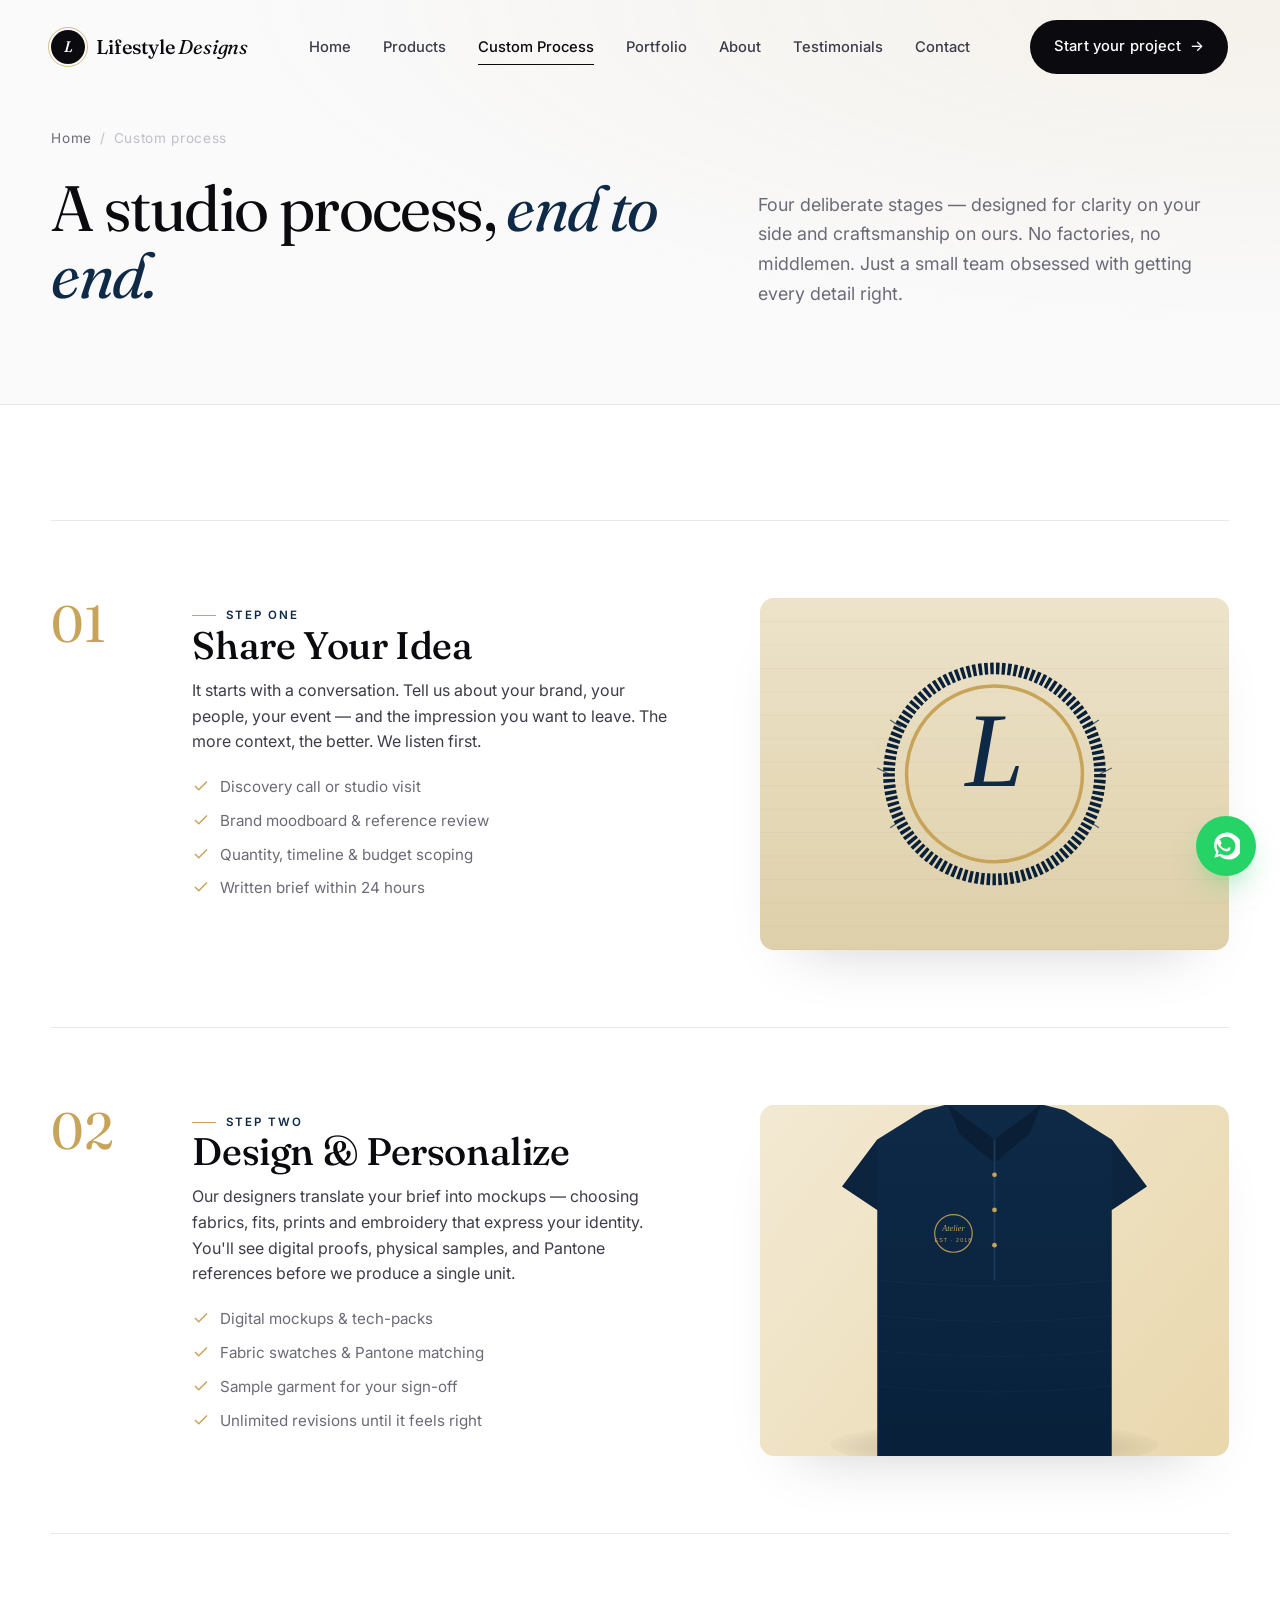
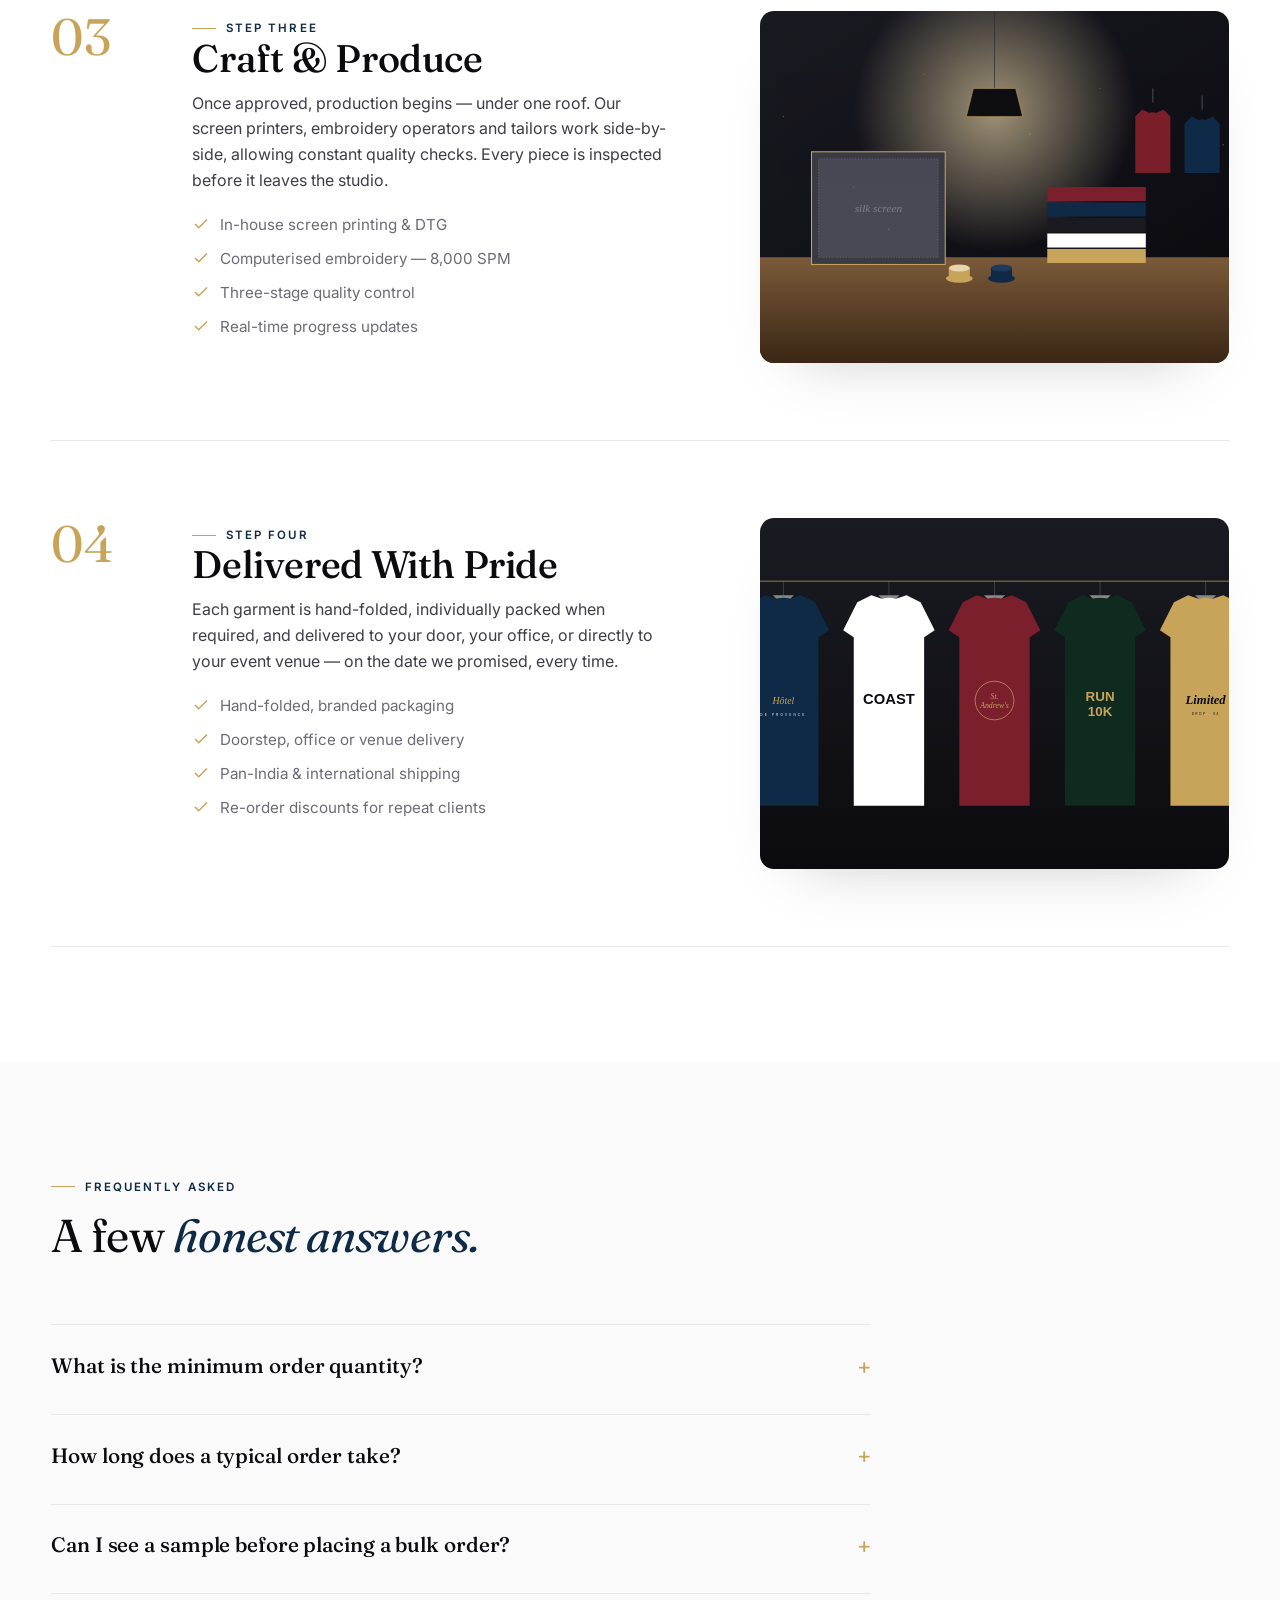
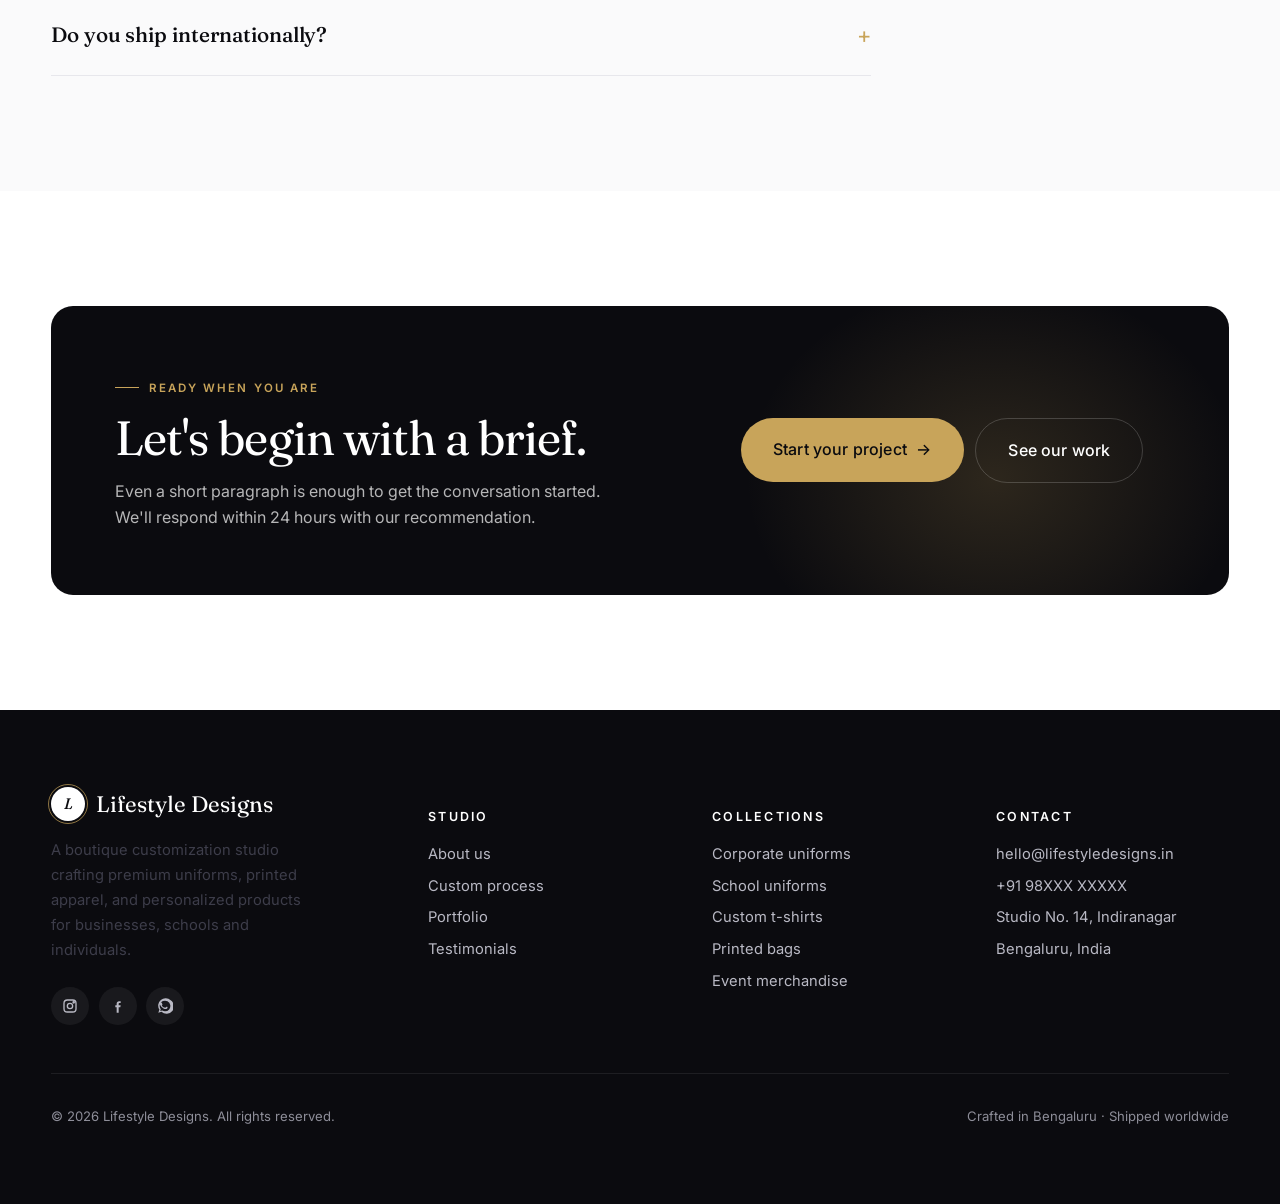
<file: process.html>
<!DOCTYPE html>
<html lang="en">
<head>
  <meta charset="UTF-8" />
  <meta name="viewport" content="width=device-width, initial-scale=1.0" />
  <title>Custom Process — Lifestyle Designs | From Idea to Finished Product</title>
  <meta name="description" content="Our four-step custom process: Share your idea, design &amp; personalize, craft &amp; produce, and deliver with pride — every piece hand-finished in our studio." />
  <link rel="preconnect" href="https://fonts.googleapis.com" />
  <link rel="preconnect" href="https://fonts.gstatic.com" crossorigin />
  <link rel="stylesheet" href="https://fonts.googleapis.com/css2?family=Fraunces:ital,opsz,wght@0,9..144,400;0,9..144,500;0,9..144,600;1,9..144,400&family=Inter:wght@400;500;600;700&family=JetBrains+Mono:wght@400&display=swap" />
  <link rel="stylesheet" href="css/styles.css" />
  <link rel="stylesheet" href="css/responsive.css" />
  <style>
    /* Page-specific tweaks */
    .process-hero {
      background:
        radial-gradient(ellipse at top right, rgba(200,164,90,0.10), transparent 60%),
        var(--surface);
      padding-bottom: clamp(4rem, 8vw, 6rem);
    }
    .timeline {
      position: relative;
      display: grid;
      gap: 0;
      border-top: 1px solid var(--line);
      border-bottom: 1px solid var(--line);
    }
    .timeline__row {
      display: grid;
      grid-template-columns: 90px 1.1fr 1fr;
      gap: clamp(1.5rem, 4vw, 4rem);
      padding-block: clamp(3rem, 6vw, 5rem);
      align-items: start;
      border-bottom: 1px solid var(--line);
      position: relative;
    }
    .timeline__row:last-child { border-bottom: 0; }
    .timeline__num {
      font-family: var(--font-display);
      font-size: clamp(2.4rem, 4vw, 3.5rem);
      color: var(--accent);
      line-height: 1;
    }
    .timeline__copy h3 { font-size: clamp(1.8rem, 3vw, 2.4rem); margin-bottom: 0.8rem; }
    .timeline__copy p { color: var(--slate); font-size: 1rem; max-width: 48ch; }
    .timeline__list { margin-top: 1.25rem; padding-left: 0; list-style: none; display: flex; flex-direction: column; gap: 0.6rem; }
    .timeline__list li { display: flex; gap: 0.6rem; align-items: flex-start; color: var(--muted); font-size: 0.95rem; }
    .timeline__list li svg { width: 18px; height: 18px; color: var(--accent); flex-shrink: 0; margin-top: 2px; }
    .timeline__visual {
      aspect-ratio: 4/3;
      border-radius: var(--radius);
      overflow: hidden;
      background: var(--paper);
      box-shadow: 0 30px 60px -40px rgba(11,11,15,0.25);
    }
    .timeline__visual img { width: 100%; height: 100%; object-fit: cover; }
    @media (max-width: 880px) {
      .timeline__row { grid-template-columns: 1fr; gap: 1.25rem; }
    }
  </style>
</head>
<body>

<nav class="nav" aria-label="Primary">
  <div class="container nav__inner">
    <a href="index.html" class="nav__logo"><span class="nav__logo-mark">L</span><span>Lifestyle <span style="font-family:var(--font-display); font-style:italic; font-weight:400">Designs</span></span></a>
    <ul class="nav__links">
      <li><a href="index.html">Home</a></li>
      <li><a href="products.html">Products</a></li>
      <li><a href="process.html" class="is-active">Custom Process</a></li>
      <li><a href="portfolio.html">Portfolio</a></li>
      <li><a href="about.html">About</a></li>
      <li><a href="testimonials.html">Testimonials</a></li>
      <li><a href="contact.html">Contact</a></li>
    </ul>
    <div class="nav__cta">
      <a href="contact.html" class="btn btn--primary magnetic">Start your project <span class="arrow">→</span></a>
      <button class="nav__menu-btn" aria-label="Open menu"><svg width="18" height="18" viewBox="0 0 24 24" fill="none" stroke="currentColor" stroke-width="2"><path d="M3 6h18M3 12h18M3 18h18"/></svg></button>
    </div>
  </div>
</nav>

<div class="drawer">
  <div class="drawer__head">
    <span class="nav__logo"><span class="nav__logo-mark">L</span><span>Lifestyle Designs</span></span>
    <button class="drawer__close" aria-label="Close menu"><svg width="22" height="22" viewBox="0 0 24 24" fill="none" stroke="currentColor" stroke-width="2"><path d="M6 6l12 12M6 18L18 6"/></svg></button>
  </div>
  <ul class="drawer__list">
    <li><a href="index.html">Home</a></li>
    <li><a href="products.html">Products</a></li>
    <li><a href="process.html">Custom Process</a></li>
    <li><a href="portfolio.html">Portfolio</a></li>
    <li><a href="about.html">About</a></li>
    <li><a href="testimonials.html">Testimonials</a></li>
    <li><a href="contact.html">Contact</a></li>
  </ul>
  <div class="drawer__footer"><p>hello@lifestyledesigns.in<br>+91 98XXX XXXXX</p></div>
</div>

<!-- ============================ PAGE HERO ============================ -->
<section class="page-hero process-hero">
  <div class="container">
    <div class="page-hero__inner">
      <div>
        <div class="page-hero__crumb reveal">
          <a href="index.html">Home</a><span>/</span><span>Custom process</span>
        </div>
        <h1 class="page-hero__title reveal" data-reveal-delay="100">A studio process, <span class="serif-italic" style="color:var(--brand)">end to end.</span></h1>
      </div>
      <p class="lede reveal" data-reveal-delay="200">Four deliberate stages — designed for clarity on your side and craftsmanship on ours. No factories, no middlemen. Just a small team obsessed with getting every detail right.</p>
    </div>
  </div>
</section>

<!-- ============================ TIMELINE ============================ -->
<section class="section">
  <div class="container">
    <div class="timeline">
      <article class="timeline__row reveal">
        <div class="timeline__num">01</div>
        <div class="timeline__copy">
          <span class="eyebrow">Step one</span>
          <h3>Share Your Idea</h3>
          <p>It starts with a conversation. Tell us about your brand, your people, your event — and the impression you want to leave. The more context, the better. We listen first.</p>
          <ul class="timeline__list">
            <li><svg viewBox="0 0 24 24" fill="none" stroke="currentColor" stroke-width="2"><path d="M20 6L9 17l-5-5"/></svg> Discovery call or studio visit</li>
            <li><svg viewBox="0 0 24 24" fill="none" stroke="currentColor" stroke-width="2"><path d="M20 6L9 17l-5-5"/></svg> Brand moodboard &amp; reference review</li>
            <li><svg viewBox="0 0 24 24" fill="none" stroke="currentColor" stroke-width="2"><path d="M20 6L9 17l-5-5"/></svg> Quantity, timeline &amp; budget scoping</li>
            <li><svg viewBox="0 0 24 24" fill="none" stroke="currentColor" stroke-width="2"><path d="M20 6L9 17l-5-5"/></svg> Written brief within 24 hours</li>
          </ul>
        </div>
        <div class="timeline__visual"><img src="assets/images/embroidery-detail.svg" alt="Consultation and moodboarding" /></div>
      </article>

      <article class="timeline__row reveal" data-reveal-delay="100">
        <div class="timeline__num">02</div>
        <div class="timeline__copy">
          <span class="eyebrow">Step two</span>
          <h3>Design &amp; Personalize</h3>
          <p>Our designers translate your brief into mockups — choosing fabrics, fits, prints and embroidery that express your identity. You'll see digital proofs, physical samples, and Pantone references before we produce a single unit.</p>
          <ul class="timeline__list">
            <li><svg viewBox="0 0 24 24" fill="none" stroke="currentColor" stroke-width="2"><path d="M20 6L9 17l-5-5"/></svg> Digital mockups &amp; tech-packs</li>
            <li><svg viewBox="0 0 24 24" fill="none" stroke="currentColor" stroke-width="2"><path d="M20 6L9 17l-5-5"/></svg> Fabric swatches &amp; Pantone matching</li>
            <li><svg viewBox="0 0 24 24" fill="none" stroke="currentColor" stroke-width="2"><path d="M20 6L9 17l-5-5"/></svg> Sample garment for your sign-off</li>
            <li><svg viewBox="0 0 24 24" fill="none" stroke="currentColor" stroke-width="2"><path d="M20 6L9 17l-5-5"/></svg> Unlimited revisions until it feels right</li>
          </ul>
        </div>
        <div class="timeline__visual"><img src="assets/images/shirt-navy.svg" alt="Design and personalization" /></div>
      </article>

      <article class="timeline__row reveal" data-reveal-delay="200">
        <div class="timeline__num">03</div>
        <div class="timeline__copy">
          <span class="eyebrow">Step three</span>
          <h3>Craft &amp; Produce</h3>
          <p>Once approved, production begins — under one roof. Our screen printers, embroidery operators and tailors work side-by-side, allowing constant quality checks. Every piece is inspected before it leaves the studio.</p>
          <ul class="timeline__list">
            <li><svg viewBox="0 0 24 24" fill="none" stroke="currentColor" stroke-width="2"><path d="M20 6L9 17l-5-5"/></svg> In-house screen printing &amp; DTG</li>
            <li><svg viewBox="0 0 24 24" fill="none" stroke="currentColor" stroke-width="2"><path d="M20 6L9 17l-5-5"/></svg> Computerised embroidery — 8,000 SPM</li>
            <li><svg viewBox="0 0 24 24" fill="none" stroke="currentColor" stroke-width="2"><path d="M20 6L9 17l-5-5"/></svg> Three-stage quality control</li>
            <li><svg viewBox="0 0 24 24" fill="none" stroke="currentColor" stroke-width="2"><path d="M20 6L9 17l-5-5"/></svg> Real-time progress updates</li>
          </ul>
        </div>
        <div class="timeline__visual"><img src="assets/images/atelier-hero.svg" alt="In-house production" /></div>
      </article>

      <article class="timeline__row reveal" data-reveal-delay="300">
        <div class="timeline__num">04</div>
        <div class="timeline__copy">
          <span class="eyebrow">Step four</span>
          <h3>Delivered With Pride</h3>
          <p>Each garment is hand-folded, individually packed when required, and delivered to your door, your office, or directly to your event venue — on the date we promised, every time.</p>
          <ul class="timeline__list">
            <li><svg viewBox="0 0 24 24" fill="none" stroke="currentColor" stroke-width="2"><path d="M20 6L9 17l-5-5"/></svg> Hand-folded, branded packaging</li>
            <li><svg viewBox="0 0 24 24" fill="none" stroke="currentColor" stroke-width="2"><path d="M20 6L9 17l-5-5"/></svg> Doorstep, office or venue delivery</li>
            <li><svg viewBox="0 0 24 24" fill="none" stroke="currentColor" stroke-width="2"><path d="M20 6L9 17l-5-5"/></svg> Pan-India &amp; international shipping</li>
            <li><svg viewBox="0 0 24 24" fill="none" stroke="currentColor" stroke-width="2"><path d="M20 6L9 17l-5-5"/></svg> Re-order discounts for repeat clients</li>
          </ul>
        </div>
        <div class="timeline__visual"><img src="assets/images/portfolio-display.svg" alt="Final delivery" /></div>
      </article>
    </div>
  </div>
</section>

<!-- ============================ FAQ ============================ -->
<section class="section section--soft">
  <div class="container">
    <div class="section-head reveal" style="max-width: 38rem;">
      <span class="eyebrow">Frequently asked</span>
      <h2 class="section-head__title">A few <span class="accent">honest answers.</span></h2>
    </div>

    <div style="display:grid; gap: 0.5rem; max-width: 820px;" class="reveal">
      <div data-faq style="border-top: 1px solid var(--line); padding: 1.4rem 0; cursor: pointer;">
        <div class="faq__head" style="display:flex; justify-content:space-between; align-items:center; gap:1rem;">
          <h4 style="font-family: var(--font-display); font-size: 1.3rem; font-weight: 500;">What is the minimum order quantity?</h4>
          <span style="font-size: 1.4rem; color: var(--accent); transition: transform .3s;">+</span>
        </div>
        <p style="margin-top: 1rem; color: var(--muted); display: none; max-width: 60ch;">For most collections it's 25 pieces. For personalised gifts and single pieces, we offer no-minimum options.</p>
      </div>
      <div data-faq style="border-top: 1px solid var(--line); padding: 1.4rem 0; cursor: pointer;">
        <div class="faq__head" style="display:flex; justify-content:space-between; align-items:center; gap:1rem;">
          <h4 style="font-family: var(--font-display); font-size: 1.3rem; font-weight: 500;">How long does a typical order take?</h4>
          <span style="font-size: 1.4rem; color: var(--accent);">+</span>
        </div>
        <p style="margin-top: 1rem; color: var(--muted); display: none; max-width: 60ch;">Standard turnaround is 7–10 working days after sample approval. Rush delivery (48–72 hours) is available for most collections.</p>
      </div>
      <div data-faq style="border-top: 1px solid var(--line); padding: 1.4rem 0; cursor: pointer;">
        <div class="faq__head" style="display:flex; justify-content:space-between; align-items:center; gap:1rem;">
          <h4 style="font-family: var(--font-display); font-size: 1.3rem; font-weight: 500;">Can I see a sample before placing a bulk order?</h4>
          <span style="font-size: 1.4rem; color: var(--accent);">+</span>
        </div>
        <p style="margin-top: 1rem; color: var(--muted); display: none; max-width: 60ch;">Absolutely. We always produce a sample garment (or digital proof for printed items) and ship it to you for sign-off before bulk production.</p>
      </div>
      <div data-faq style="border-top: 1px solid var(--line); border-bottom: 1px solid var(--line); padding: 1.4rem 0; cursor: pointer;">
        <div class="faq__head" style="display:flex; justify-content:space-between; align-items:center; gap:1rem;">
          <h4 style="font-family: var(--font-display); font-size: 1.3rem; font-weight: 500;">Do you ship internationally?</h4>
          <span style="font-size: 1.4rem; color: var(--accent);">+</span>
        </div>
        <p style="margin-top: 1rem; color: var(--muted); display: none; max-width: 60ch;">Yes — we've shipped to over 18 countries via trusted logistics partners. We handle all customs documentation.</p>
      </div>
    </div>
  </div>
</section>

<!-- ============================ CTA ============================ -->
<section class="section">
  <div class="container">
    <div class="cta-banner reveal">
      <div>
        <span class="eyebrow" style="color:#C8A45A">Ready when you are</span>
        <h2 style="margin-top:1rem; font-size: clamp(2rem, 4vw, 3rem)">Let's begin with a brief.</h2>
        <p style="margin-top:1rem; max-width: 50ch;">Even a short paragraph is enough to get the conversation started. We'll respond within 24 hours with our recommendation.</p>
      </div>
      <div class="cta-banner__ctas">
        <a href="contact.html" class="btn btn--accent btn--lg magnetic">Start your project <span class="arrow">→</span></a>
        <a href="portfolio.html" class="btn btn--ghost btn--lg" style="border-color:rgba(255,255,255,0.18); color:#fff">See our work</a>
      </div>
    </div>
  </div>
</section>

<footer class="footer">
  <div class="container">
    <div class="footer__grid">
      <div>
        <div class="footer__brand"><span class="nav__logo-mark" style="background:#fff; color:var(--ink)">L</span><span>Lifestyle Designs</span></div>
        <p class="footer__about">A boutique customization studio crafting premium uniforms, printed apparel, and personalized products for businesses, schools and individuals.</p>
        <div class="footer__social">
          <a href="#" aria-label="Instagram"><svg viewBox="0 0 24 24" fill="none" stroke="currentColor" stroke-width="2"><rect x="3" y="3" width="18" height="18" rx="5"/><circle cx="12" cy="12" r="4"/><circle cx="17.5" cy="6.5" r="1" fill="currentColor"/></svg></a>
          <a href="#" aria-label="Facebook"><svg viewBox="0 0 24 24" fill="currentColor"><path d="M13 22v-8h2.5l.5-3H13V9c0-.9.3-1.5 1.6-1.5H16V5h-2.4C11.4 5 10 6.3 10 8.6V11H8v3h2v8h3z"/></svg></a>
          <a href="#" aria-label="WhatsApp"><svg viewBox="0 0 24 24" fill="currentColor"><path d="M20.5 3.5A11 11 0 003.6 17.4L2 22l4.7-1.5A11 11 0 1020.5 3.5zM12 20a8 8 0 01-4.1-1.1l-.3-.2-2.8.9.9-2.7-.2-.3A8 8 0 1112 20zm4.6-6c-.3-.1-1.6-.8-1.8-.9-.2-.1-.4-.1-.6.1l-.9 1.1c-.2.2-.3.2-.6.1A6.4 6.4 0 018.6 13a6 6 0 01-1.3-1.6c-.1-.2 0-.4.1-.6l.5-.6c.2-.2.2-.3.3-.5 0-.2 0-.4-.1-.5l-1-2.2c-.2-.5-.4-.4-.6-.4h-.5c-.2 0-.5 0-.7.3a3 3 0 00-.9 2.2c0 1.3 1 2.5 1.1 2.7.1.2 2 3 4.8 4.2 1.7.7 2.4.7 3.3.6.5-.1 1.6-.7 1.9-1.3.2-.6.2-1.1.2-1.2-.1-.2-.2-.3-.5-.4z"/></svg></a>
        </div>
      </div>
      <div class="footer__col"><h5>Studio</h5><ul><li><a href="about.html">About us</a></li><li><a href="process.html">Custom process</a></li><li><a href="portfolio.html">Portfolio</a></li><li><a href="testimonials.html">Testimonials</a></li></ul></div>
      <div class="footer__col"><h5>Collections</h5><ul><li><a href="products.html#corporate">Corporate uniforms</a></li><li><a href="products.html#school">School uniforms</a></li><li><a href="products.html#tshirts">Custom t-shirts</a></li><li><a href="products.html#bags">Printed bags</a></li><li><a href="products.html#events">Event merchandise</a></li></ul></div>
      <div class="footer__col"><h5>Contact</h5><ul><li>hello@lifestyledesigns.in</li><li>+91 98XXX XXXXX</li><li>Studio No. 14, Indiranagar</li><li>Bengaluru, India</li></ul></div>
    </div>
    <div class="footer__bottom">
      <span>© <span data-year>2026</span> Lifestyle Designs. All rights reserved.</span>
      <span>Crafted in Bengaluru · Shipped worldwide</span>
    </div>
  </div>
</footer>

<a class="wa-float" href="https://wa.me/919800000000" aria-label="Chat on WhatsApp"><svg viewBox="0 0 24 24" fill="currentColor"><path d="M20.5 3.5A11 11 0 003.6 17.4L2 22l4.7-1.5A11 11 0 1020.5 3.5zM12 20a8 8 0 01-4.1-1.1l-.3-.2-2.8.9.9-2.7-.2-.3A8 8 0 1112 20zm4.6-6c-.3-.1-1.6-.8-1.8-.9-.2-.1-.4-.1-.6.1l-.9 1.1c-.2.2-.3.2-.6.1A6.4 6.4 0 018.6 13a6 6 0 01-1.3-1.6c-.1-.2 0-.4.1-.6l.5-.6c.2-.2.2-.3.3-.5 0-.2 0-.4-.1-.5l-1-2.2c-.2-.5-.4-.4-.6-.4h-.5c-.2 0-.5 0-.7.3a3 3 0 00-.9 2.2c0 1.3 1 2.5 1.1 2.7.1.2 2 3 4.8 4.2 1.7.7 2.4.7 3.3.6.5-.1 1.6-.7 1.9-1.3.2-.6.2-1.1.2-1.2-.1-.2-.2-.3-.5-.4z"/></svg></a>
<script src="js/app.js"></script>
<script>
  // Tiny helper to toggle FAQ visibility
  document.querySelectorAll('[data-faq]').forEach(item => {
    const head = item.querySelector('.faq__head');
    const p = item.querySelector('p');
    const icon = head.querySelector('span');
    head.addEventListener('click', () => {
      const open = item.classList.toggle('is-open');
      p.style.display = open ? 'block' : 'none';
      icon.style.transform = open ? 'rotate(45deg)' : 'rotate(0)';
    });
  });
</script>
</body>
</html>
</file>
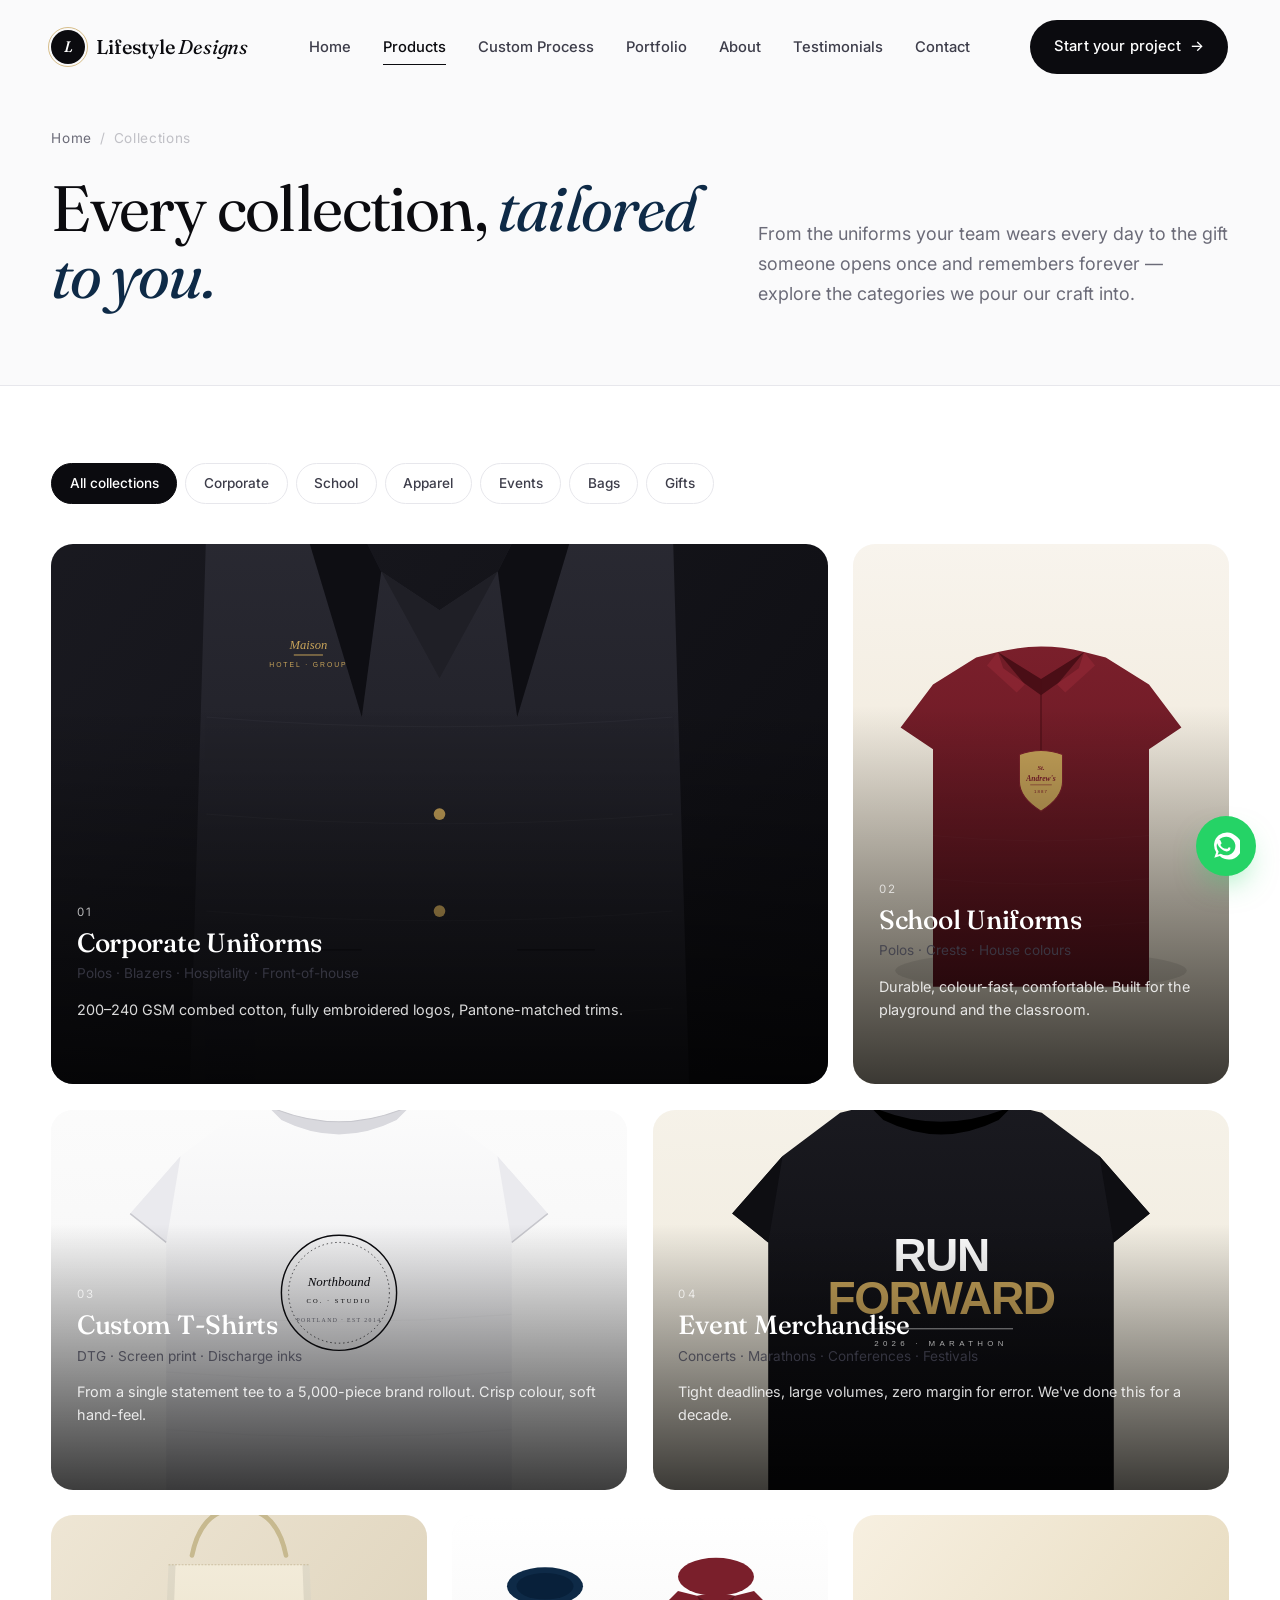
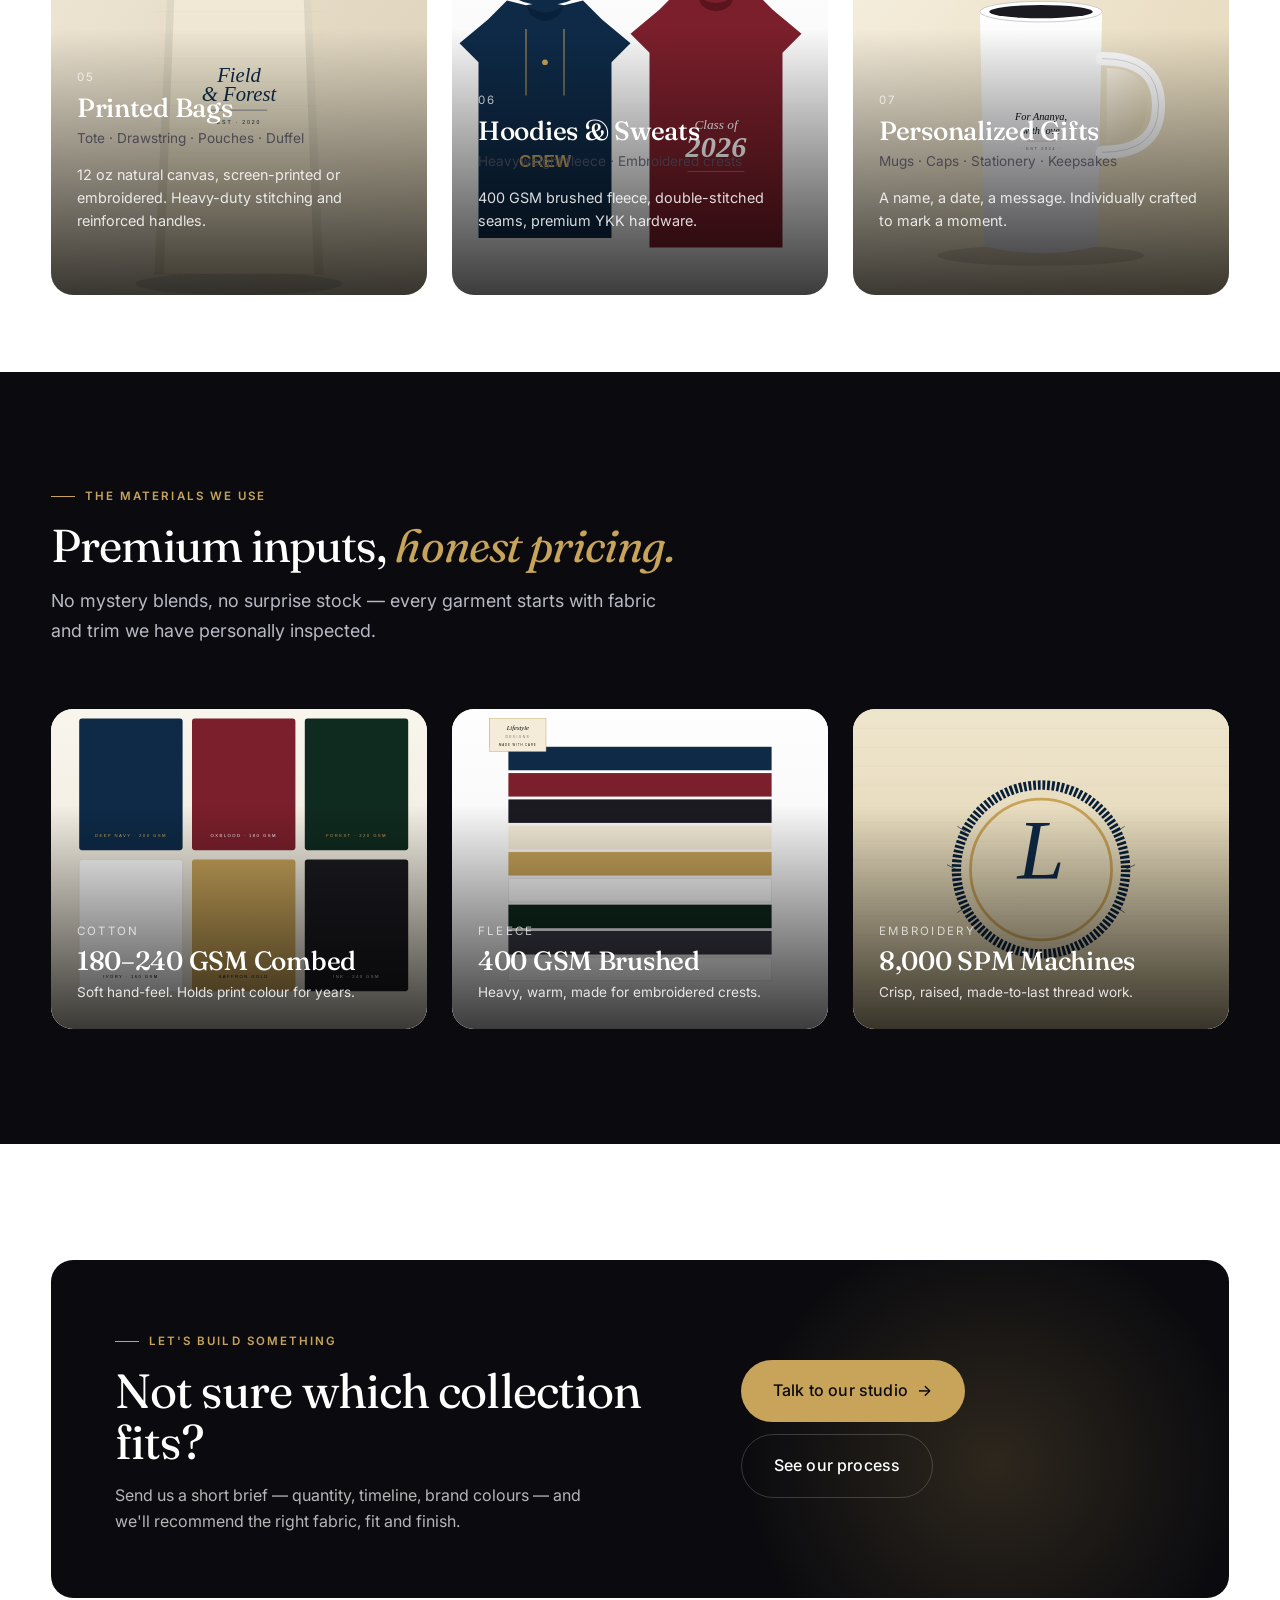
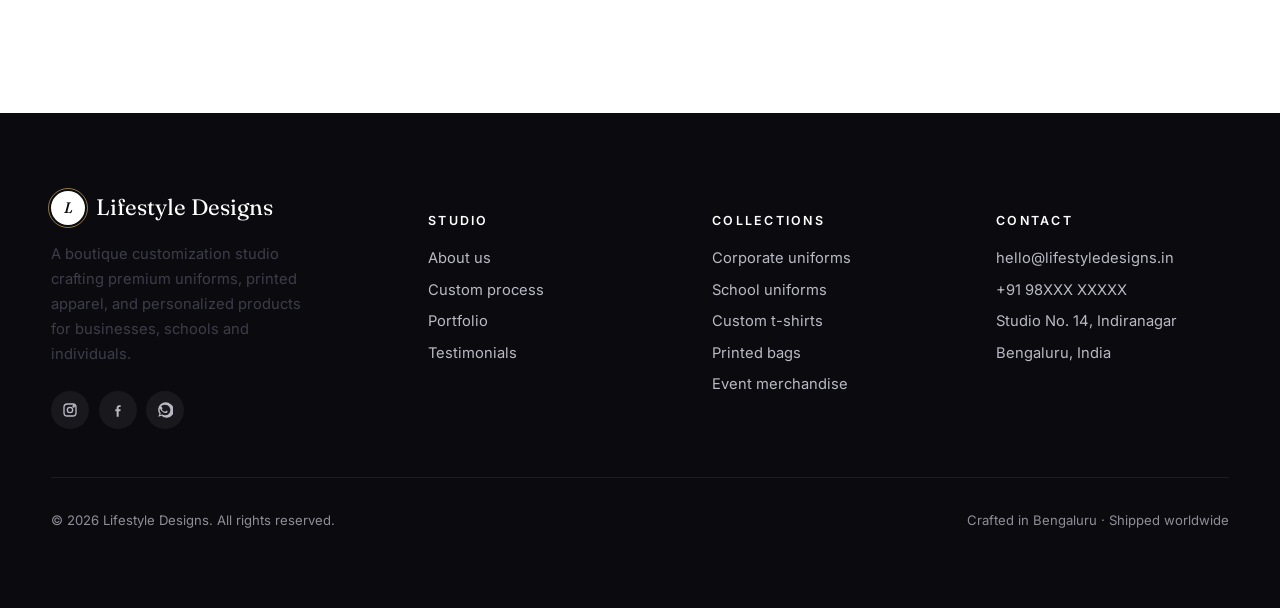
<file: products.html>
<!DOCTYPE html>
<html lang="en">
<head>
  <meta charset="UTF-8" />
  <meta name="viewport" content="width=device-width, initial-scale=1.0" />
  <title>Products — Lifestyle Designs | Custom Uniforms, Apparel &amp; Bags</title>
  <meta name="description" content="Explore our premium collections: corporate uniforms, school uniforms, custom t-shirts, event merchandise, printed bags and personalized products." />
  <link rel="preconnect" href="https://fonts.googleapis.com" />
  <link rel="preconnect" href="https://fonts.gstatic.com" crossorigin />
  <link rel="stylesheet" href="https://fonts.googleapis.com/css2?family=Fraunces:ital,opsz,wght@0,9..144,400;0,9..144,500;0,9..144,600;1,9..144,400&family=Inter:wght@400;500;600;700&family=JetBrains+Mono:wght@400&display=swap" />
  <link rel="stylesheet" href="css/styles.css" />
  <link rel="stylesheet" href="css/responsive.css" />
</head>
<body>

<!-- ============================ NAVIGATION ============================ -->
<nav class="nav" aria-label="Primary">
  <div class="container nav__inner">
    <a href="index.html" class="nav__logo"><span class="nav__logo-mark">L</span><span>Lifestyle <span style="font-family:var(--font-display); font-style:italic; font-weight:400">Designs</span></span></a>
    <ul class="nav__links">
      <li><a href="index.html">Home</a></li>
      <li><a href="products.html" class="is-active">Products</a></li>
      <li><a href="process.html">Custom Process</a></li>
      <li><a href="portfolio.html">Portfolio</a></li>
      <li><a href="about.html">About</a></li>
      <li><a href="testimonials.html">Testimonials</a></li>
      <li><a href="contact.html">Contact</a></li>
    </ul>
    <div class="nav__cta">
      <a href="contact.html" class="btn btn--primary magnetic">Start your project <span class="arrow">→</span></a>
      <button class="nav__menu-btn" aria-label="Open menu"><svg width="18" height="18" viewBox="0 0 24 24" fill="none" stroke="currentColor" stroke-width="2"><path d="M3 6h18M3 12h18M3 18h18"/></svg></button>
    </div>
  </div>
</nav>

<div class="drawer">
  <div class="drawer__head">
    <span class="nav__logo"><span class="nav__logo-mark">L</span><span>Lifestyle Designs</span></span>
    <button class="drawer__close" aria-label="Close menu"><svg width="22" height="22" viewBox="0 0 24 24" fill="none" stroke="currentColor" stroke-width="2"><path d="M6 6l12 12M6 18L18 6"/></svg></button>
  </div>
  <ul class="drawer__list">
    <li><a href="index.html">Home</a></li>
    <li><a href="products.html">Products</a></li>
    <li><a href="process.html">Custom Process</a></li>
    <li><a href="portfolio.html">Portfolio</a></li>
    <li><a href="about.html">About</a></li>
    <li><a href="testimonials.html">Testimonials</a></li>
    <li><a href="contact.html">Contact</a></li>
  </ul>
  <div class="drawer__footer"><p>hello@lifestyledesigns.in<br>+91 98XXX XXXXX</p></div>
</div>

<!-- ============================ PAGE HERO ============================ -->
<section class="page-hero">
  <div class="container">
    <div class="page-hero__inner">
      <div>
        <div class="page-hero__crumb reveal">
          <a href="index.html">Home</a><span>/</span><span>Collections</span>
        </div>
        <h1 class="page-hero__title reveal" data-reveal-delay="100">Every collection, <span class="serif-italic" style="color:var(--brand)">tailored to you.</span></h1>
      </div>
      <p class="lede reveal" data-reveal-delay="200">From the uniforms your team wears every day to the gift someone opens once and remembers forever — explore the categories we pour our craft into.</p>
    </div>
  </div>
</section>

<!-- ============================ FILTERS ============================ -->
<section class="section--tight">
  <div class="container">
    <div class="filters reveal">
      <button class="filter is-active" data-filter="all">All collections</button>
      <button class="filter" data-filter="corporate">Corporate</button>
      <button class="filter" data-filter="school">School</button>
      <button class="filter" data-filter="apparel">Apparel</button>
      <button class="filter" data-filter="events">Events</button>
      <button class="filter" data-filter="bags">Bags</button>
      <button class="filter" data-filter="gifts">Gifts</button>
    </div>

    <div class="products">
      <article class="product product--lg reveal" id="corporate" data-cat="corporate">
        <div class="product__img"><img src="assets/images/uniform-corporate.svg" alt="Corporate uniform blazer" /></div>
        <div class="product__shade"></div>
        <div class="product__body">
          <span class="product__num">01</span>
          <h3 class="product__title">Corporate Uniforms</h3>
          <p class="product__meta">Polos · Blazers · Hospitality · Front-of-house</p>
          <p style="font-size:0.9rem; color:rgba(255,255,255,0.85); margin-top:0.4rem;">200–240 GSM combed cotton, fully embroidered logos, Pantone-matched trims.</p>
          <a href="contact.html" class="product__link">Request a quote <span aria-hidden="true">→</span></a>
        </div>
      </article>

      <article class="product product--md reveal" data-reveal-delay="100" id="school" data-cat="school">
        <div class="product__img"><img src="assets/images/uniform-school.svg" alt="School uniform polo" /></div>
        <div class="product__shade"></div>
        <div class="product__body">
          <span class="product__num">02</span>
          <h3 class="product__title">School Uniforms</h3>
          <p class="product__meta">Polos · Crests · House colours</p>
          <p style="font-size:0.9rem; color:rgba(255,255,255,0.85); margin-top:0.4rem;">Durable, colour-fast, comfortable. Built for the playground and the classroom.</p>
          <a href="contact.html" class="product__link">Request a quote <span aria-hidden="true">→</span></a>
        </div>
      </article>

      <article class="product product--half reveal" id="tshirts" data-cat="apparel">
        <div class="product__img"><img src="assets/images/tee-white.svg" alt="Custom printed t-shirts" /></div>
        <div class="product__shade"></div>
        <div class="product__body">
          <span class="product__num">03</span>
          <h3 class="product__title">Custom T-Shirts</h3>
          <p class="product__meta">DTG · Screen print · Discharge inks</p>
          <p style="font-size:0.9rem; color:rgba(255,255,255,0.85); margin-top:0.4rem;">From a single statement tee to a 5,000-piece brand rollout. Crisp colour, soft hand-feel.</p>
          <a href="contact.html" class="product__link">Request a quote <span aria-hidden="true">→</span></a>
        </div>
      </article>

      <article class="product product--half reveal" data-reveal-delay="100" id="events" data-cat="events">
        <div class="product__img"><img src="assets/images/event-merch.svg" alt="Event merchandise" /></div>
        <div class="product__shade"></div>
        <div class="product__body">
          <span class="product__num">04</span>
          <h3 class="product__title">Event Merchandise</h3>
          <p class="product__meta">Concerts · Marathons · Conferences · Festivals</p>
          <p style="font-size:0.9rem; color:rgba(255,255,255,0.85); margin-top:0.4rem;">Tight deadlines, large volumes, zero margin for error. We've done this for a decade.</p>
          <a href="contact.html" class="product__link">Request a quote <span aria-hidden="true">→</span></a>
        </div>
      </article>

      <article class="product product--third reveal" id="bags" data-cat="bags">
        <div class="product__img"><img src="assets/images/bag-canvas.svg" alt="Printed canvas bag" /></div>
        <div class="product__shade"></div>
        <div class="product__body">
          <span class="product__num">05</span>
          <h3 class="product__title">Printed Bags</h3>
          <p class="product__meta">Tote · Drawstring · Pouches · Duffel</p>
          <p style="font-size:0.9rem; color:rgba(255,255,255,0.85); margin-top:0.4rem;">12 oz natural canvas, screen-printed or embroidered. Heavy-duty stitching and reinforced handles.</p>
          <a href="contact.html" class="product__link">Request a quote <span aria-hidden="true">→</span></a>
        </div>
      </article>

      <article class="product product--third reveal" data-reveal-delay="100" data-cat="apparel">
        <div class="product__img"><img src="assets/images/portfolio-hoodies.svg" alt="Custom hoodies" /></div>
        <div class="product__shade"></div>
        <div class="product__body">
          <span class="product__num">06</span>
          <h3 class="product__title">Hoodies &amp; Sweats</h3>
          <p class="product__meta">Heavyweight fleece · Embroidered crests</p>
          <p style="font-size:0.9rem; color:rgba(255,255,255,0.85); margin-top:0.4rem;">400 GSM brushed fleece, double-stitched seams, premium YKK hardware.</p>
          <a href="contact.html" class="product__link">Request a quote <span aria-hidden="true">→</span></a>
        </div>
      </article>

      <article class="product product--third reveal" data-reveal-delay="200" id="gifts" data-cat="gifts">
        <div class="product__img"><img src="assets/images/personalized-mug.svg" alt="Personalized mug" /></div>
        <div class="product__shade"></div>
        <div class="product__body">
          <span class="product__num">07</span>
          <h3 class="product__title">Personalized Gifts</h3>
          <p class="product__meta">Mugs · Caps · Stationery · Keepsakes</p>
          <p style="font-size:0.9rem; color:rgba(255,255,255,0.85); margin-top:0.4rem;">A name, a date, a message. Individually crafted to mark a moment.</p>
          <a href="contact.html" class="product__link">Request a quote <span aria-hidden="true">→</span></a>
        </div>
      </article>
    </div>
  </div>
</section>

<!-- ============================ MATERIALS ============================ -->
<section class="section section--dark">
  <div class="container">
    <div class="section-head reveal">
      <span class="eyebrow" style="color:#C8A45A">The materials we use</span>
      <h2 class="section-head__title" style="color:#fff">Premium inputs, <span class="accent" style="color:#C8A45A; font-style:italic">honest pricing.</span></h2>
      <p class="lede" style="color:#B9B9C4">No mystery blends, no surprise stock — every garment starts with fabric and trim we have personally inspected.</p>
    </div>

    <div class="products" style="grid-auto-rows: 320px;">
      <article class="product product--third reveal" style="min-height:320px">
        <div class="product__img"><img src="assets/images/portfolio-swatches.svg" alt="Fabric swatches" /></div>
        <div class="product__shade"></div>
        <div class="product__body">
          <span class="product__num">Cotton</span>
          <h3 class="product__title">180–240 GSM Combed</h3>
          <p style="font-size:0.85rem; color:rgba(255,255,255,0.85);">Soft hand-feel. Holds print colour for years.</p>
        </div>
      </article>
      <article class="product product--third reveal" data-reveal-delay="100" style="min-height:320px">
        <div class="product__img"><img src="assets/images/portfolio-stack.svg" alt="Folded apparel" /></div>
        <div class="product__shade"></div>
        <div class="product__body">
          <span class="product__num">Fleece</span>
          <h3 class="product__title">400 GSM Brushed</h3>
          <p style="font-size:0.85rem; color:rgba(255,255,255,0.85);">Heavy, warm, made for embroidered crests.</p>
        </div>
      </article>
      <article class="product product--third reveal" data-reveal-delay="200" style="min-height:320px">
        <div class="product__img"><img src="assets/images/embroidery-detail.svg" alt="Embroidery detail" /></div>
        <div class="product__shade"></div>
        <div class="product__body">
          <span class="product__num">Embroidery</span>
          <h3 class="product__title">8,000 SPM Machines</h3>
          <p style="font-size:0.85rem; color:rgba(255,255,255,0.85);">Crisp, raised, made-to-last thread work.</p>
        </div>
      </article>
    </div>
  </div>
</section>

<!-- ============================ CTA ============================ -->
<section class="section">
  <div class="container">
    <div class="cta-banner reveal">
      <div>
        <span class="eyebrow" style="color:#C8A45A">Let's build something</span>
        <h2 style="margin-top:1rem; font-size: clamp(2rem, 4vw, 3rem)">Not sure which collection fits?</h2>
        <p style="margin-top:1rem; max-width: 50ch;">Send us a short brief — quantity, timeline, brand colours — and we'll recommend the right fabric, fit and finish.</p>
      </div>
      <div class="cta-banner__ctas">
        <a href="contact.html" class="btn btn--accent btn--lg magnetic">Talk to our studio <span class="arrow">→</span></a>
        <a href="process.html" class="btn btn--ghost btn--lg" style="border-color:rgba(255,255,255,0.18); color:#fff">See our process</a>
      </div>
    </div>
  </div>
</section>

<!-- ============================ FOOTER ============================ -->
<footer class="footer">
  <div class="container">
    <div class="footer__grid">
      <div>
        <div class="footer__brand"><span class="nav__logo-mark" style="background:#fff; color:var(--ink)">L</span><span>Lifestyle Designs</span></div>
        <p class="footer__about">A boutique customization studio crafting premium uniforms, printed apparel, and personalized products for businesses, schools and individuals.</p>
        <div class="footer__social">
          <a href="#" aria-label="Instagram"><svg viewBox="0 0 24 24" fill="none" stroke="currentColor" stroke-width="2"><rect x="3" y="3" width="18" height="18" rx="5"/><circle cx="12" cy="12" r="4"/><circle cx="17.5" cy="6.5" r="1" fill="currentColor"/></svg></a>
          <a href="#" aria-label="Facebook"><svg viewBox="0 0 24 24" fill="currentColor"><path d="M13 22v-8h2.5l.5-3H13V9c0-.9.3-1.5 1.6-1.5H16V5h-2.4C11.4 5 10 6.3 10 8.6V11H8v3h2v8h3z"/></svg></a>
          <a href="#" aria-label="WhatsApp"><svg viewBox="0 0 24 24" fill="currentColor"><path d="M20.5 3.5A11 11 0 003.6 17.4L2 22l4.7-1.5A11 11 0 1020.5 3.5zM12 20a8 8 0 01-4.1-1.1l-.3-.2-2.8.9.9-2.7-.2-.3A8 8 0 1112 20zm4.6-6c-.3-.1-1.6-.8-1.8-.9-.2-.1-.4-.1-.6.1l-.9 1.1c-.2.2-.3.2-.6.1A6.4 6.4 0 018.6 13a6 6 0 01-1.3-1.6c-.1-.2 0-.4.1-.6l.5-.6c.2-.2.2-.3.3-.5 0-.2 0-.4-.1-.5l-1-2.2c-.2-.5-.4-.4-.6-.4h-.5c-.2 0-.5 0-.7.3a3 3 0 00-.9 2.2c0 1.3 1 2.5 1.1 2.7.1.2 2 3 4.8 4.2 1.7.7 2.4.7 3.3.6.5-.1 1.6-.7 1.9-1.3.2-.6.2-1.1.2-1.2-.1-.2-.2-.3-.5-.4z"/></svg></a>
        </div>
      </div>
      <div class="footer__col"><h5>Studio</h5><ul><li><a href="about.html">About us</a></li><li><a href="process.html">Custom process</a></li><li><a href="portfolio.html">Portfolio</a></li><li><a href="testimonials.html">Testimonials</a></li></ul></div>
      <div class="footer__col"><h5>Collections</h5><ul><li><a href="products.html#corporate">Corporate uniforms</a></li><li><a href="products.html#school">School uniforms</a></li><li><a href="products.html#tshirts">Custom t-shirts</a></li><li><a href="products.html#bags">Printed bags</a></li><li><a href="products.html#events">Event merchandise</a></li></ul></div>
      <div class="footer__col"><h5>Contact</h5><ul><li>hello@lifestyledesigns.in</li><li>+91 98XXX XXXXX</li><li>Studio No. 14, Indiranagar</li><li>Bengaluru, India</li></ul></div>
    </div>
    <div class="footer__bottom">
      <span>© <span data-year>2026</span> Lifestyle Designs. All rights reserved.</span>
      <span>Crafted in Bengaluru · Shipped worldwide</span>
    </div>
  </div>
</footer>

<a class="wa-float" href="https://wa.me/919800000000" aria-label="Chat on WhatsApp"><svg viewBox="0 0 24 24" fill="currentColor"><path d="M20.5 3.5A11 11 0 003.6 17.4L2 22l4.7-1.5A11 11 0 1020.5 3.5zM12 20a8 8 0 01-4.1-1.1l-.3-.2-2.8.9.9-2.7-.2-.3A8 8 0 1112 20zm4.6-6c-.3-.1-1.6-.8-1.8-.9-.2-.1-.4-.1-.6.1l-.9 1.1c-.2.2-.3.2-.6.1A6.4 6.4 0 018.6 13a6 6 0 01-1.3-1.6c-.1-.2 0-.4.1-.6l.5-.6c.2-.2.2-.3.3-.5 0-.2 0-.4-.1-.5l-1-2.2c-.2-.5-.4-.4-.6-.4h-.5c-.2 0-.5 0-.7.3a3 3 0 00-.9 2.2c0 1.3 1 2.5 1.1 2.7.1.2 2 3 4.8 4.2 1.7.7 2.4.7 3.3.6.5-.1 1.6-.7 1.9-1.3.2-.6.2-1.1.2-1.2-.1-.2-.2-.3-.5-.4z"/></svg></a>
<script src="js/app.js"></script>
</body>
</html>
</file>
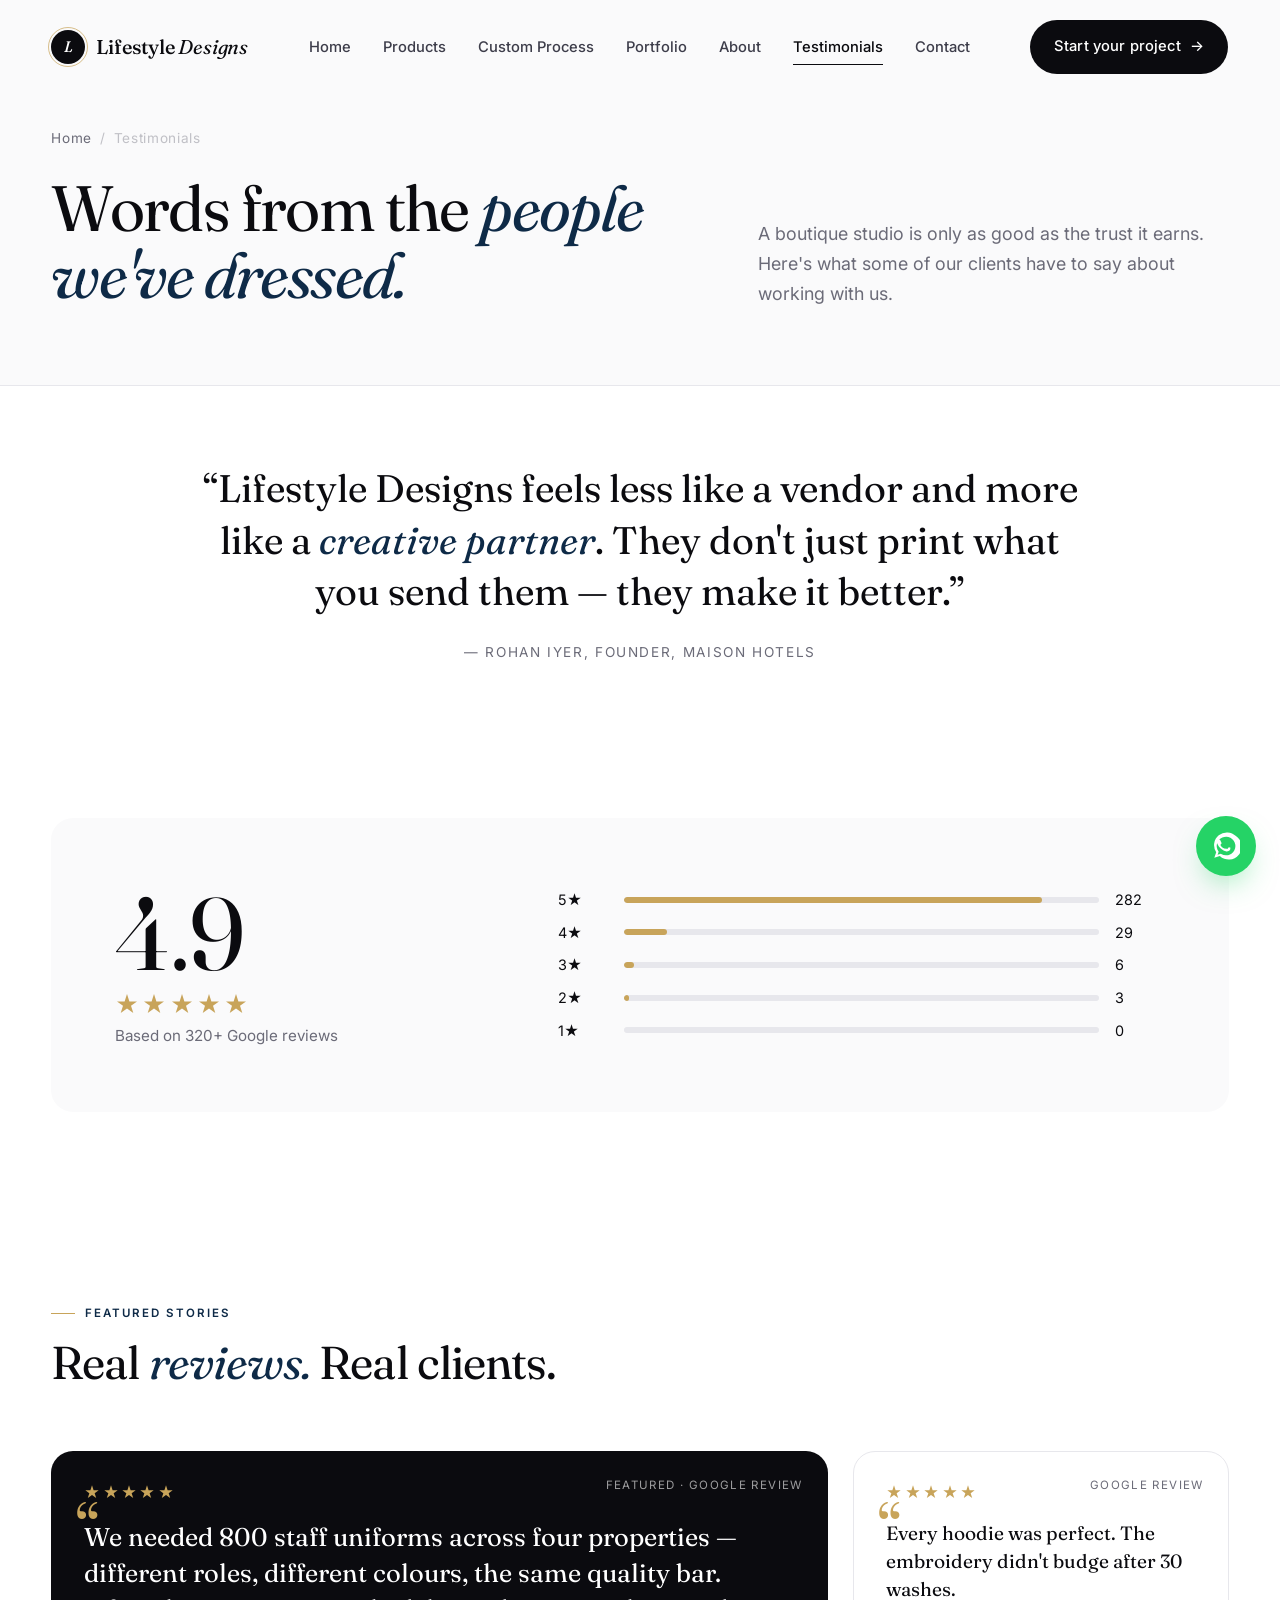
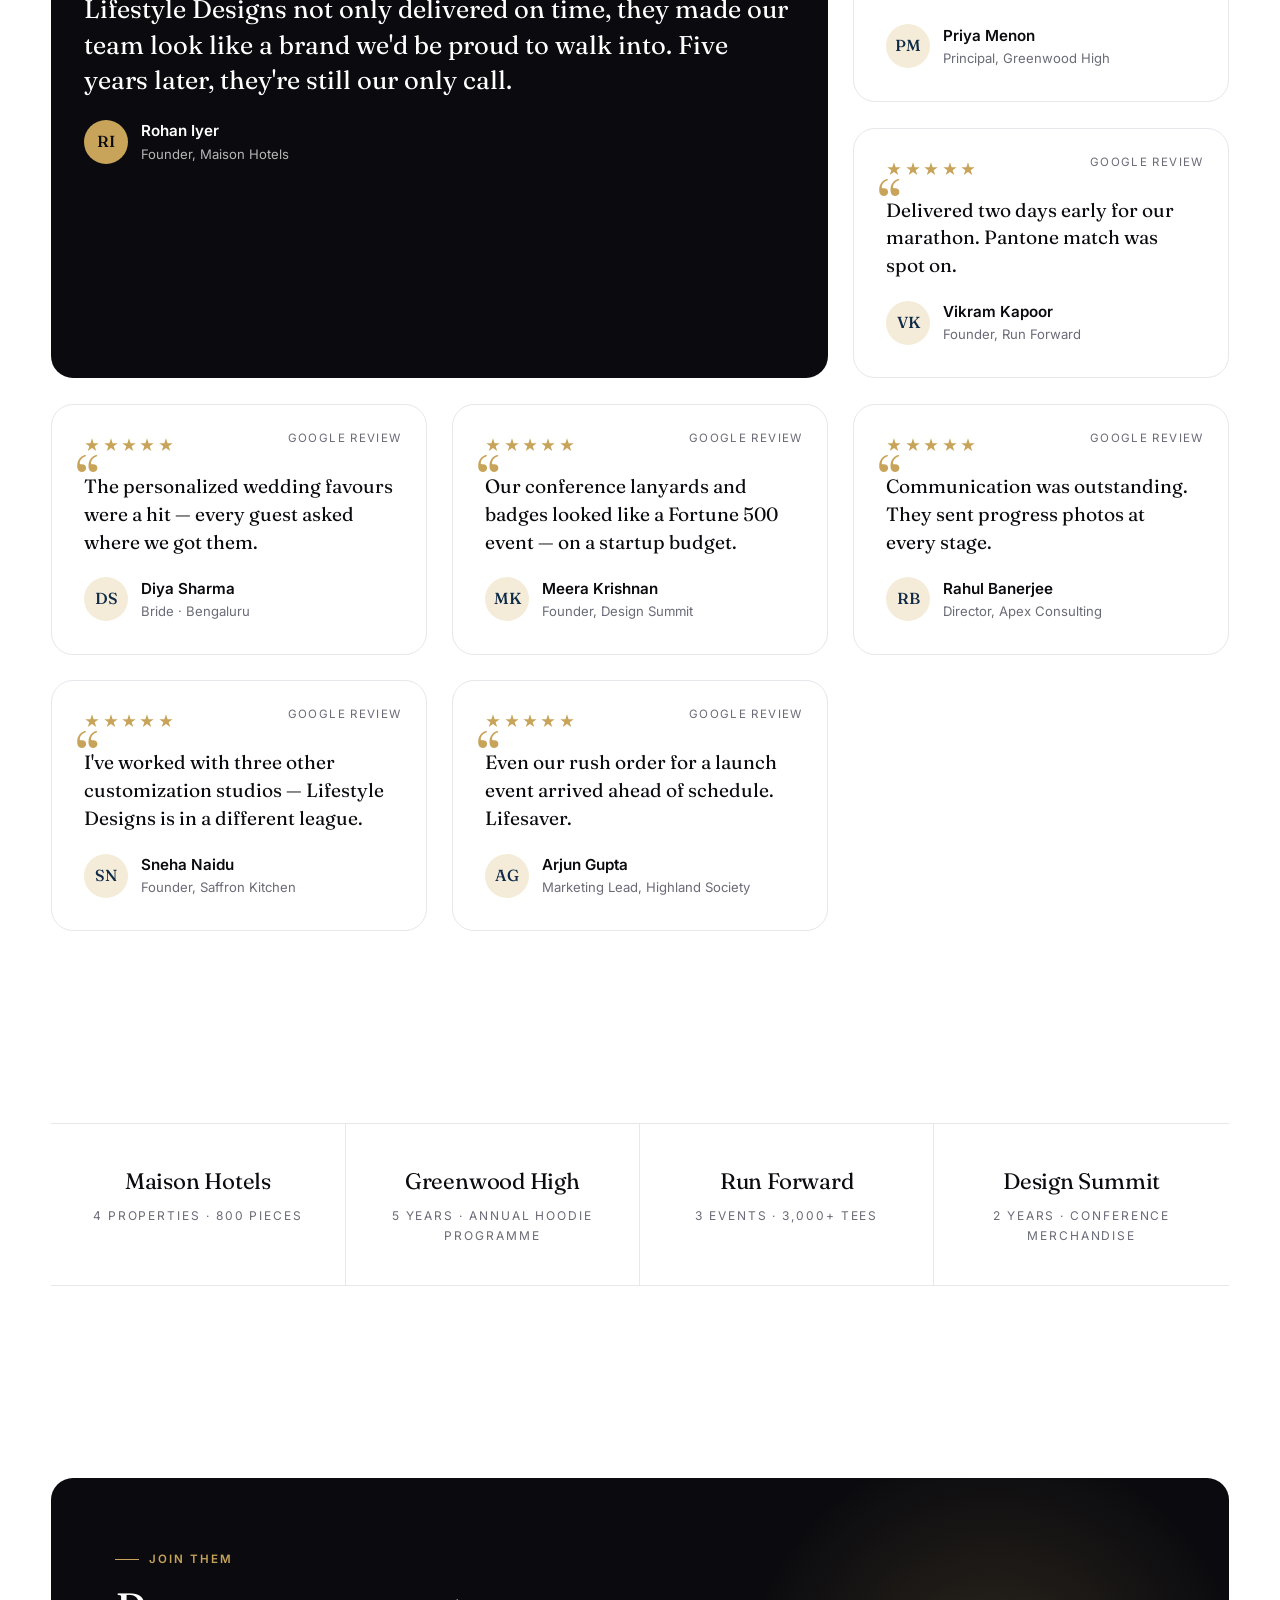
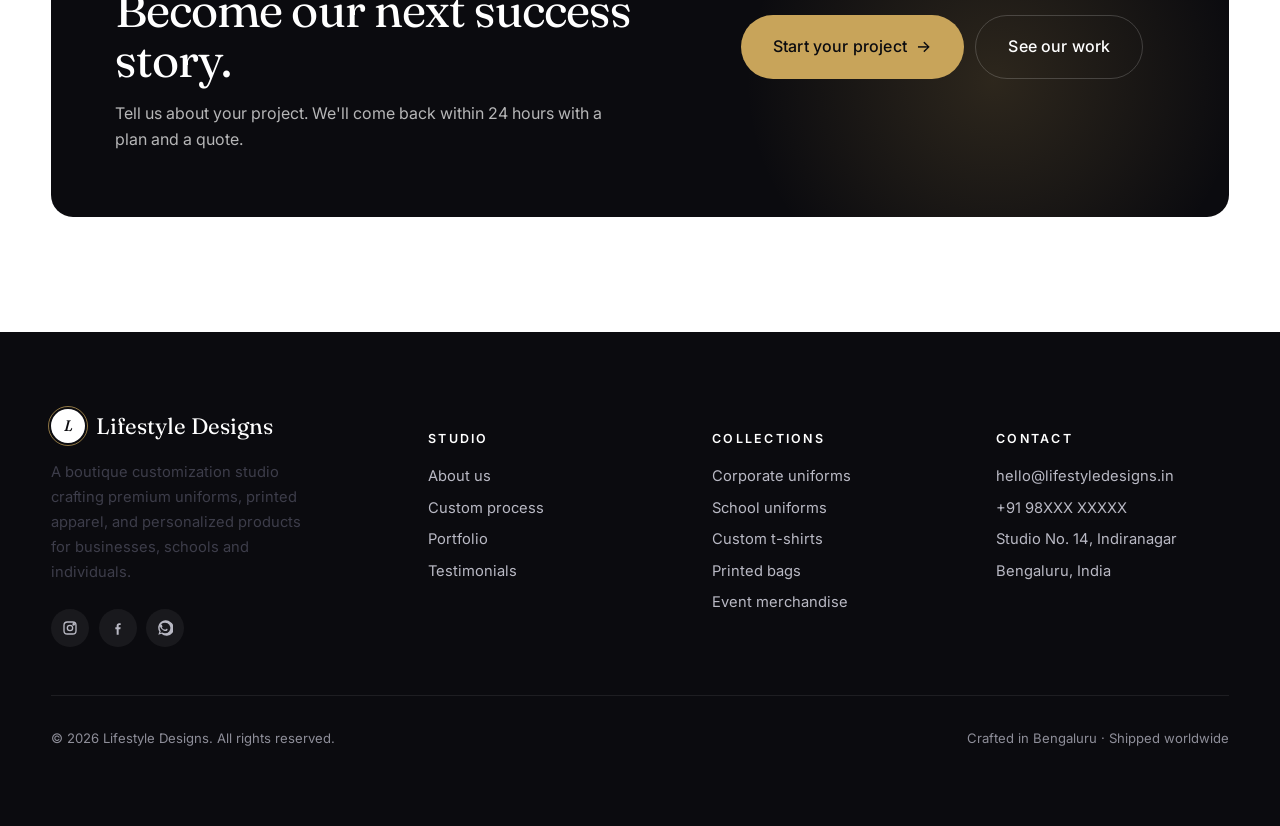
<file: testimonials.html>
<!DOCTYPE html>
<html lang="en">
<head>
  <meta charset="UTF-8" />
  <meta name="viewport" content="width=device-width, initial-scale=1.0" />
  <title>Testimonials — Lifestyle Designs | Words From Our Clients</title>
  <meta name="description" content="Real reviews and stories from the businesses, schools and individuals we've worked with at Lifestyle Designs." />
  <link rel="preconnect" href="https://fonts.googleapis.com" />
  <link rel="preconnect" href="https://fonts.gstatic.com" crossorigin />
  <link rel="stylesheet" href="https://fonts.googleapis.com/css2?family=Fraunces:ital,opsz,wght@0,9..144,400;0,9..144,500;0,9..144,600;1,9..144,400&family=Inter:wght@400;500;600;700&family=JetBrains+Mono:wght@400&display=swap" />
  <link rel="stylesheet" href="css/styles.css" />
  <link rel="stylesheet" href="css/responsive.css" />
  <style>
    .featured-quote {
      max-width: 56rem;
      margin: 0 auto;
      text-align: center;
    }
    .featured-quote p {
      font-family: var(--font-display);
      font-size: clamp(1.6rem, 3vw, 2.4rem);
      line-height: 1.35;
      color: var(--ink);
    }
    .featured-quote__by {
      margin-top: 1.5rem;
      font-size: 0.85rem;
      letter-spacing: 0.12em;
      text-transform: uppercase;
      color: var(--muted);
    }
    .testimonial-grid {
      display: grid;
      grid-template-columns: repeat(3, 1fr);
      gap: clamp(1rem, 2vw, 2rem);
    }
    .testimonial-grid .t-card { background: var(--paper); }
    .t-card.featured {
      grid-column: span 2;
      grid-row: span 2;
      background: var(--ink);
      color: #fff;
      border-color: transparent;
    }
    .t-card.featured .t-card__quote { color: #fff; font-size: 1.6rem; line-height: 1.4; }
    .t-card.featured .t-card__quote::before { color: var(--accent); }
    .t-card.featured .t-card__name { color: #fff; }
    .t-card.featured .t-card__role { color: rgba(255,255,255,0.7); }
    .t-card.featured .t-card__stars { color: var(--accent); }
    .t-card.featured .t-card__avatar { background: var(--accent); color: var(--ink); }
    .t-card.featured .t-card__source { color: rgba(255,255,255,0.6); }

    .trust-row {
      display: grid;
      grid-template-columns: repeat(4, 1fr);
      gap: 0;
      border-block: 1px solid var(--line);
    }
    .trust {
      padding: 2.5rem 1.5rem;
      border-right: 1px solid var(--line);
      text-align: center;
    }
    .trust:last-child { border-right: 0; }
    .trust__logo {
      font-family: var(--font-display);
      font-size: 1.4rem;
      color: var(--ink);
      letter-spacing: -0.01em;
    }
    .trust__sub { margin-top: 0.4rem; font-size: 0.75rem; letter-spacing: 0.16em; text-transform: uppercase; color: var(--muted); }

    .review-summary {
      display: grid;
      grid-template-columns: 1fr 1.6fr;
      gap: clamp(2rem, 5vw, 4rem);
      align-items: center;
      padding: clamp(2.5rem, 5vw, 4rem);
      border-radius: var(--radius-lg);
      background: var(--surface);
    }
    .review-summary__score {
      font-family: var(--font-display);
      font-size: clamp(4rem, 8vw, 7rem);
      line-height: 1;
      color: var(--ink);
    }
    .review-summary__stars { color: var(--accent); display: flex; gap: 0.2rem; margin-top: 0.5rem; }
    .review-summary__stars svg { width: 24px; height: 24px; }
    .review-summary__count { margin-top: 0.5rem; color: var(--muted); font-size: 0.95rem; }
    .bars { display: flex; flex-direction: column; gap: 0.6rem; }
    .bar { display: grid; grid-template-columns: 50px 1fr 50px; align-items: center; gap: 1rem; font-size: 0.9rem; }
    .bar__track { height: 6px; background: var(--line); border-radius: 999px; overflow: hidden; }
    .bar__fill { height: 100%; background: var(--accent); border-radius: 999px; }

    @media (max-width: 1024px) {
      .testimonial-grid { grid-template-columns: repeat(2, 1fr); }
      .t-card.featured { grid-column: span 2; grid-row: auto; }
      .review-summary { grid-template-columns: 1fr; text-align: center; }
    }
    @media (max-width: 720px) {
      .testimonial-grid { grid-template-columns: 1fr; }
      .t-card.featured { grid-column: auto; }
      .trust-row { grid-template-columns: repeat(2, 1fr); }
      .trust:nth-child(2) { border-right: 0; }
      .trust:nth-child(1), .trust:nth-child(2) { border-bottom: 1px solid var(--line); }
    }
  </style>
</head>
<body>

<nav class="nav" aria-label="Primary">
  <div class="container nav__inner">
    <a href="index.html" class="nav__logo"><span class="nav__logo-mark">L</span><span>Lifestyle <span style="font-family:var(--font-display); font-style:italic; font-weight:400">Designs</span></span></a>
    <ul class="nav__links">
      <li><a href="index.html">Home</a></li>
      <li><a href="products.html">Products</a></li>
      <li><a href="process.html">Custom Process</a></li>
      <li><a href="portfolio.html">Portfolio</a></li>
      <li><a href="about.html">About</a></li>
      <li><a href="testimonials.html" class="is-active">Testimonials</a></li>
      <li><a href="contact.html">Contact</a></li>
    </ul>
    <div class="nav__cta">
      <a href="contact.html" class="btn btn--primary magnetic">Start your project <span class="arrow">→</span></a>
      <button class="nav__menu-btn" aria-label="Open menu"><svg width="18" height="18" viewBox="0 0 24 24" fill="none" stroke="currentColor" stroke-width="2"><path d="M3 6h18M3 12h18M3 18h18"/></svg></button>
    </div>
  </div>
</nav>

<div class="drawer">
  <div class="drawer__head">
    <span class="nav__logo"><span class="nav__logo-mark">L</span><span>Lifestyle Designs</span></span>
    <button class="drawer__close" aria-label="Close menu"><svg width="22" height="22" viewBox="0 0 24 24" fill="none" stroke="currentColor" stroke-width="2"><path d="M6 6l12 12M6 18L18 6"/></svg></button>
  </div>
  <ul class="drawer__list">
    <li><a href="index.html">Home</a></li>
    <li><a href="products.html">Products</a></li>
    <li><a href="process.html">Custom Process</a></li>
    <li><a href="portfolio.html">Portfolio</a></li>
    <li><a href="about.html">About</a></li>
    <li><a href="testimonials.html">Testimonials</a></li>
    <li><a href="contact.html">Contact</a></li>
  </ul>
  <div class="drawer__footer"><p>hello@lifestyledesigns.in<br>+91 98XXX XXXXX</p></div>
</div>

<!-- ============================ HERO ============================ -->
<section class="page-hero">
  <div class="container">
    <div class="page-hero__inner">
      <div>
        <div class="page-hero__crumb reveal">
          <a href="index.html">Home</a><span>/</span><span>Testimonials</span>
        </div>
        <h1 class="page-hero__title reveal" data-reveal-delay="100">Words from the <span class="serif-italic" style="color:var(--brand)">people we've dressed.</span></h1>
      </div>
      <p class="lede reveal" data-reveal-delay="200">A boutique studio is only as good as the trust it earns. Here's what some of our clients have to say about working with us.</p>
    </div>
  </div>
</section>

<!-- ============================ FEATURED ============================ -->
<section class="section--tight">
  <div class="container">
    <div class="featured-quote reveal">
      <p>“Lifestyle Designs feels less like a vendor and more like a <em style="color:var(--brand)">creative partner</em>. They don't just print what you send them — they make it better.”</p>
      <div class="featured-quote__by">— Rohan Iyer, Founder, Maison Hotels</div>
    </div>
  </div>
</section>

<!-- ============================ REVIEW SUMMARY ============================ -->
<section class="section--tight">
  <div class="container">
    <div class="review-summary reveal">
      <div>
        <div class="review-summary__score">4.9</div>
        <div class="review-summary__stars">
          <svg viewBox="0 0 24 24" fill="currentColor"><path d="M12 2l2.4 7.4H22l-6 4.4 2.3 7.2L12 16.6 5.7 21l2.3-7.2-6-4.4h7.6z"/></svg>
          <svg viewBox="0 0 24 24" fill="currentColor"><path d="M12 2l2.4 7.4H22l-6 4.4 2.3 7.2L12 16.6 5.7 21l2.3-7.2-6-4.4h7.6z"/></svg>
          <svg viewBox="0 0 24 24" fill="currentColor"><path d="M12 2l2.4 7.4H22l-6 4.4 2.3 7.2L12 16.6 5.7 21l2.3-7.2-6-4.4h7.6z"/></svg>
          <svg viewBox="0 0 24 24" fill="currentColor"><path d="M12 2l2.4 7.4H22l-6 4.4 2.3 7.2L12 16.6 5.7 21l2.3-7.2-6-4.4h7.6z"/></svg>
          <svg viewBox="0 0 24 24" fill="currentColor"><path d="M12 2l2.4 7.4H22l-6 4.4 2.3 7.2L12 16.6 5.7 21l2.3-7.2-6-4.4h7.6z"/></svg>
        </div>
        <div class="review-summary__count">Based on 320+ Google reviews</div>
      </div>
      <div class="bars">
        <div class="bar"><span>5★</span><div class="bar__track"><div class="bar__fill" style="width: 88%"></div></div><span>282</span></div>
        <div class="bar"><span>4★</span><div class="bar__track"><div class="bar__fill" style="width: 9%"></div></div><span>29</span></div>
        <div class="bar"><span>3★</span><div class="bar__track"><div class="bar__fill" style="width: 2%"></div></div><span>6</span></div>
        <div class="bar"><span>2★</span><div class="bar__track"><div class="bar__fill" style="width: 1%"></div></div><span>3</span></div>
        <div class="bar"><span>1★</span><div class="bar__track"><div class="bar__fill" style="width: 0%"></div></div><span>0</span></div>
      </div>
    </div>
  </div>
</section>

<!-- ============================ TESTIMONIAL GRID ============================ -->
<section class="section">
  <div class="container">
    <div class="section-head reveal">
      <span class="eyebrow">Featured stories</span>
      <h2 class="section-head__title">Real <span class="accent">reviews.</span> Real clients.</h2>
    </div>

    <div class="testimonial-grid reveal">
      <article class="t-card featured">
        <span class="t-card__source">Featured · Google review</span>
        <div class="t-card__stars" aria-label="5 out of 5">
          <svg viewBox="0 0 24 24" fill="currentColor"><path d="M12 2l2.4 7.4H22l-6 4.4 2.3 7.2L12 16.6 5.7 21l2.3-7.2-6-4.4h7.6z"/></svg>
          <svg viewBox="0 0 24 24" fill="currentColor"><path d="M12 2l2.4 7.4H22l-6 4.4 2.3 7.2L12 16.6 5.7 21l2.3-7.2-6-4.4h7.6z"/></svg>
          <svg viewBox="0 0 24 24" fill="currentColor"><path d="M12 2l2.4 7.4H22l-6 4.4 2.3 7.2L12 16.6 5.7 21l2.3-7.2-6-4.4h7.6z"/></svg>
          <svg viewBox="0 0 24 24" fill="currentColor"><path d="M12 2l2.4 7.4H22l-6 4.4 2.3 7.2L12 16.6 5.7 21l2.3-7.2-6-4.4h7.6z"/></svg>
          <svg viewBox="0 0 24 24" fill="currentColor"><path d="M12 2l2.4 7.4H22l-6 4.4 2.3 7.2L12 16.6 5.7 21l2.3-7.2-6-4.4h7.6z"/></svg>
        </div>
        <p class="t-card__quote">We needed 800 staff uniforms across four properties — different roles, different colours, the same quality bar. Lifestyle Designs not only delivered on time, they made our team look like a brand we'd be proud to walk into. Five years later, they're still our only call.</p>
        <div class="t-card__who">
          <div class="t-card__avatar">RI</div>
          <div>
            <div class="t-card__name">Rohan Iyer</div>
            <div class="t-card__role">Founder, Maison Hotels</div>
          </div>
        </div>
      </article>

      <article class="t-card">
        <span class="t-card__source">Google review</span>
        <div class="t-card__stars">
          <svg viewBox="0 0 24 24" fill="currentColor"><path d="M12 2l2.4 7.4H22l-6 4.4 2.3 7.2L12 16.6 5.7 21l2.3-7.2-6-4.4h7.6z"/></svg>
          <svg viewBox="0 0 24 24" fill="currentColor"><path d="M12 2l2.4 7.4H22l-6 4.4 2.3 7.2L12 16.6 5.7 21l2.3-7.2-6-4.4h7.6z"/></svg>
          <svg viewBox="0 0 24 24" fill="currentColor"><path d="M12 2l2.4 7.4H22l-6 4.4 2.3 7.2L12 16.6 5.7 21l2.3-7.2-6-4.4h7.6z"/></svg>
          <svg viewBox="0 0 24 24" fill="currentColor"><path d="M12 2l2.4 7.4H22l-6 4.4 2.3 7.2L12 16.6 5.7 21l2.3-7.2-6-4.4h7.6z"/></svg>
          <svg viewBox="0 0 24 24" fill="currentColor"><path d="M12 2l2.4 7.4H22l-6 4.4 2.3 7.2L12 16.6 5.7 21l2.3-7.2-6-4.4h7.6z"/></svg>
        </div>
        <p class="t-card__quote">Every hoodie was perfect. The embroidery didn't budge after 30 washes.</p>
        <div class="t-card__who">
          <div class="t-card__avatar">PM</div>
          <div>
            <div class="t-card__name">Priya Menon</div>
            <div class="t-card__role">Principal, Greenwood High</div>
          </div>
        </div>
      </article>

      <article class="t-card">
        <span class="t-card__source">Google review</span>
        <div class="t-card__stars">
          <svg viewBox="0 0 24 24" fill="currentColor"><path d="M12 2l2.4 7.4H22l-6 4.4 2.3 7.2L12 16.6 5.7 21l2.3-7.2-6-4.4h7.6z"/></svg>
          <svg viewBox="0 0 24 24" fill="currentColor"><path d="M12 2l2.4 7.4H22l-6 4.4 2.3 7.2L12 16.6 5.7 21l2.3-7.2-6-4.4h7.6z"/></svg>
          <svg viewBox="0 0 24 24" fill="currentColor"><path d="M12 2l2.4 7.4H22l-6 4.4 2.3 7.2L12 16.6 5.7 21l2.3-7.2-6-4.4h7.6z"/></svg>
          <svg viewBox="0 0 24 24" fill="currentColor"><path d="M12 2l2.4 7.4H22l-6 4.4 2.3 7.2L12 16.6 5.7 21l2.3-7.2-6-4.4h7.6z"/></svg>
          <svg viewBox="0 0 24 24" fill="currentColor"><path d="M12 2l2.4 7.4H22l-6 4.4 2.3 7.2L12 16.6 5.7 21l2.3-7.2-6-4.4h7.6z"/></svg>
        </div>
        <p class="t-card__quote">Delivered two days early for our marathon. Pantone match was spot on.</p>
        <div class="t-card__who">
          <div class="t-card__avatar">VK</div>
          <div>
            <div class="t-card__name">Vikram Kapoor</div>
            <div class="t-card__role">Founder, Run Forward</div>
          </div>
        </div>
      </article>

      <article class="t-card">
        <span class="t-card__source">Google review</span>
        <div class="t-card__stars">
          <svg viewBox="0 0 24 24" fill="currentColor"><path d="M12 2l2.4 7.4H22l-6 4.4 2.3 7.2L12 16.6 5.7 21l2.3-7.2-6-4.4h7.6z"/></svg>
          <svg viewBox="0 0 24 24" fill="currentColor"><path d="M12 2l2.4 7.4H22l-6 4.4 2.3 7.2L12 16.6 5.7 21l2.3-7.2-6-4.4h7.6z"/></svg>
          <svg viewBox="0 0 24 24" fill="currentColor"><path d="M12 2l2.4 7.4H22l-6 4.4 2.3 7.2L12 16.6 5.7 21l2.3-7.2-6-4.4h7.6z"/></svg>
          <svg viewBox="0 0 24 24" fill="currentColor"><path d="M12 2l2.4 7.4H22l-6 4.4 2.3 7.2L12 16.6 5.7 21l2.3-7.2-6-4.4h7.6z"/></svg>
          <svg viewBox="0 0 24 24" fill="currentColor"><path d="M12 2l2.4 7.4H22l-6 4.4 2.3 7.2L12 16.6 5.7 21l2.3-7.2-6-4.4h7.6z"/></svg>
        </div>
        <p class="t-card__quote">The personalized wedding favours were a hit — every guest asked where we got them.</p>
        <div class="t-card__who">
          <div class="t-card__avatar">DS</div>
          <div>
            <div class="t-card__name">Diya Sharma</div>
            <div class="t-card__role">Bride · Bengaluru</div>
          </div>
        </div>
      </article>

      <article class="t-card">
        <span class="t-card__source">Google review</span>
        <div class="t-card__stars">
          <svg viewBox="0 0 24 24" fill="currentColor"><path d="M12 2l2.4 7.4H22l-6 4.4 2.3 7.2L12 16.6 5.7 21l2.3-7.2-6-4.4h7.6z"/></svg>
          <svg viewBox="0 0 24 24" fill="currentColor"><path d="M12 2l2.4 7.4H22l-6 4.4 2.3 7.2L12 16.6 5.7 21l2.3-7.2-6-4.4h7.6z"/></svg>
          <svg viewBox="0 0 24 24" fill="currentColor"><path d="M12 2l2.4 7.4H22l-6 4.4 2.3 7.2L12 16.6 5.7 21l2.3-7.2-6-4.4h7.6z"/></svg>
          <svg viewBox="0 0 24 24" fill="currentColor"><path d="M12 2l2.4 7.4H22l-6 4.4 2.3 7.2L12 16.6 5.7 21l2.3-7.2-6-4.4h7.6z"/></svg>
          <svg viewBox="0 0 24 24" fill="currentColor"><path d="M12 2l2.4 7.4H22l-6 4.4 2.3 7.2L12 16.6 5.7 21l2.3-7.2-6-4.4h7.6z"/></svg>
        </div>
        <p class="t-card__quote">Our conference lanyards and badges looked like a Fortune 500 event — on a startup budget.</p>
        <div class="t-card__who">
          <div class="t-card__avatar">MK</div>
          <div>
            <div class="t-card__name">Meera Krishnan</div>
            <div class="t-card__role">Founder, Design Summit</div>
          </div>
        </div>
      </article>

      <article class="t-card">
        <span class="t-card__source">Google review</span>
        <div class="t-card__stars">
          <svg viewBox="0 0 24 24" fill="currentColor"><path d="M12 2l2.4 7.4H22l-6 4.4 2.3 7.2L12 16.6 5.7 21l2.3-7.2-6-4.4h7.6z"/></svg>
          <svg viewBox="0 0 24 24" fill="currentColor"><path d="M12 2l2.4 7.4H22l-6 4.4 2.3 7.2L12 16.6 5.7 21l2.3-7.2-6-4.4h7.6z"/></svg>
          <svg viewBox="0 0 24 24" fill="currentColor"><path d="M12 2l2.4 7.4H22l-6 4.4 2.3 7.2L12 16.6 5.7 21l2.3-7.2-6-4.4h7.6z"/></svg>
          <svg viewBox="0 0 24 24" fill="currentColor"><path d="M12 2l2.4 7.4H22l-6 4.4 2.3 7.2L12 16.6 5.7 21l2.3-7.2-6-4.4h7.6z"/></svg>
          <svg viewBox="0 0 24 24" fill="currentColor"><path d="M12 2l2.4 7.4H22l-6 4.4 2.3 7.2L12 16.6 5.7 21l2.3-7.2-6-4.4h7.6z"/></svg>
        </div>
        <p class="t-card__quote">Communication was outstanding. They sent progress photos at every stage.</p>
        <div class="t-card__who">
          <div class="t-card__avatar">RB</div>
          <div>
            <div class="t-card__name">Rahul Banerjee</div>
            <div class="t-card__role">Director, Apex Consulting</div>
          </div>
        </div>
      </article>

      <article class="t-card">
        <span class="t-card__source">Google review</span>
        <div class="t-card__stars">
          <svg viewBox="0 0 24 24" fill="currentColor"><path d="M12 2l2.4 7.4H22l-6 4.4 2.3 7.2L12 16.6 5.7 21l2.3-7.2-6-4.4h7.6z"/></svg>
          <svg viewBox="0 0 24 24" fill="currentColor"><path d="M12 2l2.4 7.4H22l-6 4.4 2.3 7.2L12 16.6 5.7 21l2.3-7.2-6-4.4h7.6z"/></svg>
          <svg viewBox="0 0 24 24" fill="currentColor"><path d="M12 2l2.4 7.4H22l-6 4.4 2.3 7.2L12 16.6 5.7 21l2.3-7.2-6-4.4h7.6z"/></svg>
          <svg viewBox="0 0 24 24" fill="currentColor"><path d="M12 2l2.4 7.4H22l-6 4.4 2.3 7.2L12 16.6 5.7 21l2.3-7.2-6-4.4h7.6z"/></svg>
          <svg viewBox="0 0 24 24" fill="currentColor"><path d="M12 2l2.4 7.4H22l-6 4.4 2.3 7.2L12 16.6 5.7 21l2.3-7.2-6-4.4h7.6z"/></svg>
        </div>
        <p class="t-card__quote">I've worked with three other customization studios — Lifestyle Designs is in a different league.</p>
        <div class="t-card__who">
          <div class="t-card__avatar">SN</div>
          <div>
            <div class="t-card__name">Sneha Naidu</div>
            <div class="t-card__role">Founder, Saffron Kitchen</div>
          </div>
        </div>
      </article>

      <article class="t-card">
        <span class="t-card__source">Google review</span>
        <div class="t-card__stars">
          <svg viewBox="0 0 24 24" fill="currentColor"><path d="M12 2l2.4 7.4H22l-6 4.4 2.3 7.2L12 16.6 5.7 21l2.3-7.2-6-4.4h7.6z"/></svg>
          <svg viewBox="0 0 24 24" fill="currentColor"><path d="M12 2l2.4 7.4H22l-6 4.4 2.3 7.2L12 16.6 5.7 21l2.3-7.2-6-4.4h7.6z"/></svg>
          <svg viewBox="0 0 24 24" fill="currentColor"><path d="M12 2l2.4 7.4H22l-6 4.4 2.3 7.2L12 16.6 5.7 21l2.3-7.2-6-4.4h7.6z"/></svg>
          <svg viewBox="0 0 24 24" fill="currentColor"><path d="M12 2l2.4 7.4H22l-6 4.4 2.3 7.2L12 16.6 5.7 21l2.3-7.2-6-4.4h7.6z"/></svg>
          <svg viewBox="0 0 24 24" fill="currentColor"><path d="M12 2l2.4 7.4H22l-6 4.4 2.3 7.2L12 16.6 5.7 21l2.3-7.2-6-4.4h7.6z"/></svg>
        </div>
        <p class="t-card__quote">Even our rush order for a launch event arrived ahead of schedule. Lifesaver.</p>
        <div class="t-card__who">
          <div class="t-card__avatar">AG</div>
          <div>
            <div class="t-card__name">Arjun Gupta</div>
            <div class="t-card__role">Marketing Lead, Highland Society</div>
          </div>
        </div>
      </article>
    </div>
  </div>
</section>

<!-- ============================ TRUST ============================ -->
<section class="section--tight">
  <div class="container">
    <div class="trust-row reveal">
      <div class="trust"><div class="trust__logo">Maison Hotels</div><div class="trust__sub">4 properties · 800 pieces</div></div>
      <div class="trust"><div class="trust__logo">Greenwood High</div><div class="trust__sub">5 years · Annual hoodie programme</div></div>
      <div class="trust"><div class="trust__logo">Run Forward</div><div class="trust__sub">3 events · 3,000+ tees</div></div>
      <div class="trust"><div class="trust__logo">Design Summit</div><div class="trust__sub">2 years · Conference merchandise</div></div>
    </div>
  </div>
</section>

<!-- ============================ CTA ============================ -->
<section class="section">
  <div class="container">
    <div class="cta-banner reveal">
      <div>
        <span class="eyebrow" style="color:#C8A45A">Join them</span>
        <h2 style="margin-top:1rem; font-size: clamp(2rem, 4vw, 3rem)">Become our next success story.</h2>
        <p style="margin-top:1rem; max-width: 50ch;">Tell us about your project. We'll come back within 24 hours with a plan and a quote.</p>
      </div>
      <div class="cta-banner__ctas">
        <a href="contact.html" class="btn btn--accent btn--lg magnetic">Start your project <span class="arrow">→</span></a>
        <a href="portfolio.html" class="btn btn--ghost btn--lg" style="border-color:rgba(255,255,255,0.18); color:#fff">See our work</a>
      </div>
    </div>
  </div>
</section>

<footer class="footer">
  <div class="container">
    <div class="footer__grid">
      <div>
        <div class="footer__brand"><span class="nav__logo-mark" style="background:#fff; color:var(--ink)">L</span><span>Lifestyle Designs</span></div>
        <p class="footer__about">A boutique customization studio crafting premium uniforms, printed apparel, and personalized products for businesses, schools and individuals.</p>
        <div class="footer__social">
          <a href="#" aria-label="Instagram"><svg viewBox="0 0 24 24" fill="none" stroke="currentColor" stroke-width="2"><rect x="3" y="3" width="18" height="18" rx="5"/><circle cx="12" cy="12" r="4"/><circle cx="17.5" cy="6.5" r="1" fill="currentColor"/></svg></a>
          <a href="#" aria-label="Facebook"><svg viewBox="0 0 24 24" fill="currentColor"><path d="M13 22v-8h2.5l.5-3H13V9c0-.9.3-1.5 1.6-1.5H16V5h-2.4C11.4 5 10 6.3 10 8.6V11H8v3h2v8h3z"/></svg></a>
          <a href="#" aria-label="WhatsApp"><svg viewBox="0 0 24 24" fill="currentColor"><path d="M20.5 3.5A11 11 0 003.6 17.4L2 22l4.7-1.5A11 11 0 1020.5 3.5zM12 20a8 8 0 01-4.1-1.1l-.3-.2-2.8.9.9-2.7-.2-.3A8 8 0 1112 20zm4.6-6c-.3-.1-1.6-.8-1.8-.9-.2-.1-.4-.1-.6.1l-.9 1.1c-.2.2-.3.2-.6.1A6.4 6.4 0 018.6 13a6 6 0 01-1.3-1.6c-.1-.2 0-.4.1-.6l.5-.6c.2-.2.2-.3.3-.5 0-.2 0-.4-.1-.5l-1-2.2c-.2-.5-.4-.4-.6-.4h-.5c-.2 0-.5 0-.7.3a3 3 0 00-.9 2.2c0 1.3 1 2.5 1.1 2.7.1.2 2 3 4.8 4.2 1.7.7 2.4.7 3.3.6.5-.1 1.6-.7 1.9-1.3.2-.6.2-1.1.2-1.2-.1-.2-.2-.3-.5-.4z"/></svg></a>
        </div>
      </div>
      <div class="footer__col"><h5>Studio</h5><ul><li><a href="about.html">About us</a></li><li><a href="process.html">Custom process</a></li><li><a href="portfolio.html">Portfolio</a></li><li><a href="testimonials.html">Testimonials</a></li></ul></div>
      <div class="footer__col"><h5>Collections</h5><ul><li><a href="products.html#corporate">Corporate uniforms</a></li><li><a href="products.html#school">School uniforms</a></li><li><a href="products.html#tshirts">Custom t-shirts</a></li><li><a href="products.html#bags">Printed bags</a></li><li><a href="products.html#events">Event merchandise</a></li></ul></div>
      <div class="footer__col"><h5>Contact</h5><ul><li>hello@lifestyledesigns.in</li><li>+91 98XXX XXXXX</li><li>Studio No. 14, Indiranagar</li><li>Bengaluru, India</li></ul></div>
    </div>
    <div class="footer__bottom">
      <span>© <span data-year>2026</span> Lifestyle Designs. All rights reserved.</span>
      <span>Crafted in Bengaluru · Shipped worldwide</span>
    </div>
  </div>
</footer>

<a class="wa-float" href="https://wa.me/919800000000" aria-label="Chat on WhatsApp"><svg viewBox="0 0 24 24" fill="currentColor"><path d="M20.5 3.5A11 11 0 003.6 17.4L2 22l4.7-1.5A11 11 0 1020.5 3.5zM12 20a8 8 0 01-4.1-1.1l-.3-.2-2.8.9.9-2.7-.2-.3A8 8 0 1112 20zm4.6-6c-.3-.1-1.6-.8-1.8-.9-.2-.1-.4-.1-.6.1l-.9 1.1c-.2.2-.3.2-.6.1A6.4 6.4 0 018.6 13a6 6 0 01-1.3-1.6c-.1-.2 0-.4.1-.6l.5-.6c.2-.2.2-.3.3-.5 0-.2 0-.4-.1-.5l-1-2.2c-.2-.5-.4-.4-.6-.4h-.5c-.2 0-.5 0-.7.3a3 3 0 00-.9 2.2c0 1.3 1 2.5 1.1 2.7.1.2 2 3 4.8 4.2 1.7.7 2.4.7 3.3.6.5-.1 1.6-.7 1.9-1.3.2-.6.2-1.1.2-1.2-.1-.2-.2-.3-.5-.4z"/></svg></a>
<script src="js/app.js"></script>
</body>
</html>
</file>
<file: css/styles.css>
/* ============================================================
   LIFESTYLE DESIGNS — Premium Customization Studio
   Design tokens, typography, and reusable utilities.
   ============================================================ */

:root {
  /* Brand palette — drawn from a modern boutique customization studio */
  --ink:        #0B0B0F;          /* near-black for text */
  --ink-soft:   #1A1A22;          /* deep charcoal */
  --slate:      #3D3D4A;          /* body text */
  --muted:      #6B6B78;          /* secondary text */
  --line:       #E7E7EC;          /* hairline borders */
  --surface:    #FAFAFB;          /* off-white panels */
  --paper:      #FFFFFF;          /* pure white */

  /* Accent — confident, premium, "dress shirt" navy with warm gold accent */
  --brand:      #0E2A47;          /* deep navy */
  --brand-soft: #1B3A5C;
  --accent:     #C8A45A;          /* muted gold */
  --accent-soft:#E8D5A8;
  --highlight:  #F4ECD8;          /* warm cream */

  /* Functional */
  --success:    #2F7A4F;
  --danger:     #B23A3A;

  /* Typography */
  --font-display: "Fraunces", "Cormorant Garamond", Georgia, serif;
  --font-sans:    "Inter", system-ui, -apple-system, "Segoe UI", Roboto, sans-serif;
  --font-mono:    "JetBrains Mono", ui-monospace, Menlo, monospace;

  /* Scale */
  --maxw: 1280px;
  --gutter: clamp(1.25rem, 4vw, 4rem);
  --radius-sm: 8px;
  --radius:    14px;
  --radius-lg: 22px;

  /* Motion */
  --ease: cubic-bezier(.22,.61,.36,1);
  --ease-out: cubic-bezier(.16,1,.3,1);
  --dur-fast: 200ms;
  --dur:      400ms;
  --dur-slow: 800ms;
}

/* Base reset */
*, *::before, *::after { box-sizing: border-box; }
html { scroll-behavior: smooth; -webkit-text-size-adjust: 100%; }
body {
  margin: 0;
  font-family: var(--font-sans);
  font-size: 16px;
  line-height: 1.6;
  color: var(--ink);
  background: var(--paper);
  -webkit-font-smoothing: antialiased;
  text-rendering: optimizeLegibility;
}
img, svg { display: block; max-width: 100%; height: auto; }
a { color: inherit; text-decoration: none; }
button { font: inherit; cursor: pointer; border: 0; background: transparent; color: inherit; }
input, textarea, select { font: inherit; color: inherit; }

/* Typography ============================================================ */
.display, h1, h2, h3 {
  font-family: var(--font-display);
  font-weight: 500;
  letter-spacing: -0.01em;
  line-height: 1.05;
  margin: 0;
  color: var(--ink);
}
h1 { font-size: clamp(2.6rem, 6vw, 5.25rem); font-weight: 400; letter-spacing: -0.025em; }
h2 { font-size: clamp(2rem, 4vw, 3.5rem); font-weight: 400; letter-spacing: -0.02em; }
h3 { font-size: clamp(1.4rem, 2vw, 1.85rem); font-weight: 500; }
h4 { font-family: var(--font-sans); font-size: 1.05rem; font-weight: 600; margin: 0; letter-spacing: -0.005em; }
p  { margin: 0; color: var(--slate); }

.eyebrow {
  display: inline-flex;
  align-items: center;
  gap: 0.6rem;
  font-family: var(--font-sans);
  font-size: 0.72rem;
  font-weight: 600;
  letter-spacing: 0.18em;
  text-transform: uppercase;
  color: var(--brand);
}
.eyebrow::before {
  content: "";
  width: 24px;
  height: 1px;
  background: var(--accent);
}

.lede {
  font-size: clamp(1.05rem, 1.4vw, 1.25rem);
  color: var(--muted);
  max-width: 56ch;
  line-height: 1.65;
}

.serif-italic { font-family: var(--font-display); font-style: italic; font-weight: 400; }

/* Layout ============================================================ */
.container {
  width: 100%;
  max-width: var(--maxw);
  margin: 0 auto;
  padding-inline: var(--gutter);
}
.section { padding-block: clamp(4.5rem, 9vw, 8rem); }
.section--tight { padding-block: clamp(3rem, 6vw, 5rem); }
.section--dark { background: var(--ink); color: #E8E8EE; }
.section--dark h1, .section--dark h2, .section--dark h3 { color: #FFFFFF; }
.section--dark p { color: #B9B9C4; }
.section--soft { background: var(--surface); }

.grid { display: grid; gap: clamp(1rem, 2vw, 2rem); }
.row  { display: flex; gap: clamp(1rem, 2vw, 2rem); }

/* Buttons ============================================================ */
.btn {
  --pad-x: 1.5rem;
  --pad-y: 0.95rem;
  display: inline-flex;
  align-items: center;
  justify-content: center;
  gap: 0.6rem;
  padding: var(--pad-y) var(--pad-x);
  border-radius: 999px;
  font-size: 0.92rem;
  font-weight: 500;
  letter-spacing: 0.01em;
  white-space: nowrap;
  transition: transform var(--dur-fast) var(--ease), background var(--dur-fast) var(--ease), color var(--dur-fast) var(--ease), box-shadow var(--dur-fast) var(--ease);
  position: relative;
  overflow: hidden;
  isolation: isolate;
  cursor: pointer;
}
.btn--primary { background: var(--ink); color: #fff; }
.btn--primary:hover { background: var(--brand); transform: translateY(-1px); box-shadow: 0 14px 30px -16px rgba(14,42,71,0.6); }
.btn--brand { background: var(--brand); color: #fff; }
.btn--brand:hover { background: var(--ink); transform: translateY(-1px); }
.btn--ghost { background: transparent; color: var(--ink); border: 1px solid var(--line); }
.btn--ghost:hover { border-color: var(--ink); }
.btn--light { background: #fff; color: var(--ink); }
.btn--light:hover { background: var(--highlight); }
.btn--accent { background: var(--accent); color: var(--ink); }
.btn--accent:hover { background: var(--accent-soft); transform: translateY(-1px); }
.btn .arrow { transition: transform var(--dur-fast) var(--ease); }
.btn:hover .arrow { transform: translateX(4px); }
.btn--lg { --pad-x: 2rem; --pad-y: 1.15rem; font-size: 1rem; }

/* Magnetic hover effect (subtle) */
.btn.magnetic { will-change: transform; }

/* Cards ============================================================ */
.card {
  background: #fff;
  border: 1px solid var(--line);
  border-radius: var(--radius-lg);
  overflow: hidden;
  transition: transform var(--dur) var(--ease), box-shadow var(--dur) var(--ease), border-color var(--dur) var(--ease);
}
.card:hover { transform: translateY(-4px); box-shadow: 0 24px 50px -28px rgba(11,11,15,0.18); border-color: transparent; }

/* Nav ============================================================ */
.nav {
  position: fixed;
  inset: 0 0 auto 0;
  z-index: 60;
  transition: background var(--dur) var(--ease), border-color var(--dur) var(--ease), backdrop-filter var(--dur) var(--ease), padding var(--dur) var(--ease);
  padding-block: 1.25rem;
  border-bottom: 1px solid transparent;
}
.nav__inner {
  display: flex;
  align-items: center;
  justify-content: space-between;
  gap: 2rem;
}
.nav__logo {
  display: flex;
  align-items: center;
  gap: 0.7rem;
  font-family: var(--font-display);
  font-size: 1.25rem;
  font-weight: 500;
  letter-spacing: -0.01em;
  color: var(--ink);
}
.nav__logo-mark {
  width: 34px; height: 34px;
  border-radius: 50%;
  background: var(--ink);
  display: grid; place-items: center;
  color: #fff;
  font-family: var(--font-display);
  font-size: 0.95rem;
  font-style: italic;
  font-weight: 500;
  position: relative;
}
.nav__logo-mark::after {
  content: "";
  position: absolute;
  inset: -3px;
  border: 1px solid var(--accent);
  border-radius: 50%;
  opacity: 0.7;
}
.nav__links {
  display: flex;
  align-items: center;
  gap: 2rem;
  list-style: none;
  margin: 0;
  padding: 0;
}
.nav__links a {
  font-size: 0.92rem;
  font-weight: 500;
  color: var(--slate);
  position: relative;
  padding: 0.4rem 0;
  transition: color var(--dur-fast) var(--ease);
}
.nav__links a::after {
  content: "";
  position: absolute;
  left: 0; right: 0; bottom: -2px;
  height: 1px;
  background: var(--ink);
  transform: scaleX(0);
  transform-origin: left center;
  transition: transform var(--dur) var(--ease);
}
.nav__links a:hover, .nav__links a.is-active { color: var(--ink); }
.nav__links a:hover::after, .nav__links a.is-active::after { transform: scaleX(1); }
.nav__cta { display: flex; align-items: center; gap: 0.75rem; }
.nav__menu-btn {
  display: none;
  width: 44px; height: 44px;
  border-radius: 50%;
  background: var(--ink);
  color: #fff;
  align-items: center; justify-content: center;
}

/* Scrolled state */
.nav.is-scrolled {
  background: rgba(255,255,255,0.85);
  backdrop-filter: saturate(140%) blur(14px);
  -webkit-backdrop-filter: saturate(140%) blur(14px);
  border-bottom-color: var(--line);
  padding-block: 0.7rem;
}

/* Hero on dark variant */
.nav--over-dark .nav__logo,
.nav--over-dark .nav__links a,
.nav--over-dark .nav__menu-btn { color: #fff; }
.nav--over-dark .nav__links a { color: rgba(255,255,255,0.78); }
.nav--over-dark .nav__links a:hover, .nav--over-dark .nav__links a.is-active { color: #fff; }
.nav--over-dark .nav__logo-mark { background: #fff; color: var(--ink); }
.nav--over-dark .nav__menu-btn { background: #fff; color: var(--ink); }

/* Mobile drawer */
.drawer {
  position: fixed;
  inset: 0;
  background: var(--ink);
  color: #fff;
  z-index: 70;
  transform: translateY(-100%);
  transition: transform var(--dur) var(--ease);
  display: flex; flex-direction: column;
  padding: 1.5rem;
}
.drawer.is-open { transform: translateY(0); }
.drawer__head { display: flex; justify-content: space-between; align-items: center; }
.drawer__close { color: #fff; }
.drawer__list { list-style: none; padding: 0; margin: 3rem 0 0; display: flex; flex-direction: column; gap: 0.25rem; }
.drawer__list a {
  display: block;
  padding: 0.85rem 0;
  font-family: var(--font-display);
  font-size: 2rem;
  font-weight: 500;
  border-bottom: 1px solid rgba(255,255,255,0.08);
  color: #fff;
}
.drawer__footer { margin-top: auto; color: rgba(255,255,255,0.6); font-size: 0.9rem; }

/* Reveal animation ============================================================ */
.reveal {
  opacity: 0;
  transform: translateY(24px);
  transition: opacity 700ms var(--ease-out), transform 700ms var(--ease-out);
}
.reveal.is-in { opacity: 1; transform: none; }
.reveal--up { transform: translateY(40px); }
.reveal--down { transform: translateY(-24px); }
.reveal--left { transform: translateX(-32px); }
.reveal--right { transform: translateX(32px); }
.reveal--scale { transform: scale(0.96); }

[data-reveal-delay="100"] { transition-delay: 100ms; }
[data-reveal-delay="200"] { transition-delay: 200ms; }
[data-reveal-delay="300"] { transition-delay: 300ms; }
[data-reveal-delay="400"] { transition-delay: 400ms; }
[data-reveal-delay="500"] { transition-delay: 500ms; }
[data-reveal-delay="600"] { transition-delay: 600ms; }

/* Hero ============================================================ */
.hero {
  position: relative;
  min-height: 100svh;
  padding-top: clamp(7rem, 14vh, 10rem);
  padding-bottom: clamp(4rem, 10vh, 8rem);
  background: var(--paper);
  overflow: hidden;
}
.hero__grid {
  display: grid;
  grid-template-columns: 1.15fr 1fr;
  gap: clamp(2rem, 5vw, 5rem);
  align-items: center;
}
.hero__copy { max-width: 38rem; }
.hero__title { font-size: clamp(2.8rem, 6.5vw, 5.5rem); line-height: 1.02; }
.hero__title .accent { color: var(--brand); font-style: italic; }
.hero__title .accent-line { display: block; }
.hero__sub { margin-top: 1.5rem; font-size: 1.1rem; color: var(--muted); max-width: 36rem; }
.hero__ctas { margin-top: 2.25rem; display: flex; gap: 0.75rem; flex-wrap: wrap; }
.hero__meta {
  margin-top: 3rem;
  display: flex;
  gap: 2.5rem;
  flex-wrap: wrap;
  align-items: center;
}
.hero__meta-item { display: flex; flex-direction: column; }
.hero__meta-item .v { font-family: var(--font-display); font-size: 1.65rem; line-height: 1; }
.hero__meta-item .l { font-size: 0.78rem; color: var(--muted); letter-spacing: 0.12em; text-transform: uppercase; margin-top: 0.4rem; }

/* Hero collage */
.hero__collage {
  position: relative;
  aspect-ratio: 5/6;
  border-radius: var(--radius-lg);
  overflow: hidden;
  background: var(--surface);
}
.hero__collage .tile {
  position: absolute;
  border-radius: var(--radius);
  overflow: hidden;
  background: var(--ink);
  box-shadow: 0 24px 50px -28px rgba(11,11,15,0.35);
  transition: transform 700ms var(--ease-out);
}
.hero__collage .tile img { width: 100%; height: 100%; object-fit: cover; }
.hero__collage .t1 { top: 0; left: 0; width: 56%; height: 60%; }
.hero__collage .t2 { top: 6%; right: 0; width: 38%; height: 42%; }
.hero__collage .t3 { bottom: 0; left: 0; width: 38%; height: 36%; }
.hero__collage .t4 { bottom: 0; right: 0; width: 54%; height: 56%; }
.hero__badge {
  position: absolute;
  top: 1.25rem; left: 1.25rem;
  z-index: 3;
  background: var(--paper);
  padding: 0.55rem 0.85rem;
  border-radius: 999px;
  font-size: 0.72rem;
  letter-spacing: 0.16em;
  text-transform: uppercase;
  font-weight: 600;
  display: inline-flex;
  align-items: center;
  gap: 0.5rem;
}
.hero__badge .dot { width: 6px; height: 6px; border-radius: 50%; background: var(--accent); }
.hero__floating {
  position: absolute;
  background: var(--paper);
  border-radius: var(--radius);
  padding: 1rem 1.2rem;
  box-shadow: 0 20px 40px -20px rgba(11,11,15,0.25);
  display: flex;
  align-items: center;
  gap: 0.8rem;
  font-size: 0.85rem;
  font-weight: 500;
  z-index: 4;
}
.hero__floating svg { width: 22px; height: 22px; color: var(--accent); }
.hero__floating--tl { top: 8%; left: 1rem; }
.hero__floating--br { bottom: 8%; right: 1rem; }

/* Hero dark variant */
.hero--dark {
  background: var(--ink);
  color: #fff;
}
.hero--dark .hero__title { color: #fff; }
.hero--dark .hero__sub { color: #B9B9C4; }
.hero--dark .hero__meta-item .v { color: #fff; }
.hero--dark .hero__meta-item .l { color: #8E8E99; }

/* Section heading */
.section-head { display: grid; gap: 1rem; max-width: 42rem; margin-bottom: clamp(2.5rem, 5vw, 4rem); }
.section-head--center { margin-inline: auto; text-align: center; }
.section-head__title { font-size: clamp(2rem, 3.6vw, 3.25rem); }
.section-head__title .accent { color: var(--brand); font-style: italic; }

/* Marquee ============================================================ */
.marquee {
  overflow: hidden;
  border-block: 1px solid var(--line);
  background: var(--paper);
  padding-block: 1.2rem;
}
.marquee__track {
  display: flex;
  gap: 3rem;
  white-space: nowrap;
  animation: marquee 38s linear infinite;
  font-family: var(--font-display);
  font-size: 1.5rem;
  color: var(--ink);
  letter-spacing: -0.01em;
}
.marquee__track span { display: inline-flex; align-items: center; gap: 1rem; }
.marquee__track .dot { width: 6px; height: 6px; border-radius: 50%; background: var(--accent); }
@keyframes marquee {
  from { transform: translateX(0); }
  to { transform: translateX(-50%); }
}

/* Product grid ============================================================ */
.products {
  display: grid;
  grid-template-columns: repeat(12, 1fr);
  gap: clamp(1rem, 2vw, 2rem);
}
.product {
  position: relative;
  border-radius: var(--radius-lg);
  overflow: hidden;
  background: var(--surface);
  isolation: isolate;
  min-height: 420px;
  display: flex;
  flex-direction: column;
  justify-content: flex-end;
  color: #fff;
  cursor: pointer;
}
.product__img {
  position: absolute; inset: 0;
  z-index: 0;
}
.product__img img { width: 100%; height: 100%; object-fit: cover; transition: transform 1.2s var(--ease-out); }
.product:hover .product__img img { transform: scale(1.06); }
.product__shade {
  position: absolute; inset: 0; z-index: 1;
  background: linear-gradient(180deg, rgba(0,0,0,0) 30%, rgba(0,0,0,0.75) 100%);
}
.product__body {
  position: relative; z-index: 2;
  padding: 1.6rem;
  display: flex; flex-direction: column; gap: 0.4rem;
}
.product__num { font-size: 0.72rem; letter-spacing: 0.2em; text-transform: uppercase; opacity: 0.7; }
.product__title { font-family: var(--font-display); font-size: 1.65rem; color: #fff; line-height: 1.1; }
.product__meta { font-size: 0.85rem; opacity: 0.85; }
.product__link {
  margin-top: 0.6rem;
  display: inline-flex;
  align-items: center;
  gap: 0.4rem;
  font-size: 0.85rem;
  font-weight: 500;
  color: #fff;
  opacity: 0;
  transform: translateY(8px);
  transition: opacity var(--dur) var(--ease), transform var(--dur) var(--ease);
}
.product:hover .product__link { opacity: 1; transform: none; }

.product--lg { grid-column: span 8; min-height: 540px; }
.product--md { grid-column: span 4; min-height: 540px; }
.product--half { grid-column: span 6; min-height: 380px; }
.product--third { grid-column: span 4; min-height: 380px; }

/* Process timeline ============================================================ */
.process {
  display: grid;
  grid-template-columns: repeat(4, 1fr);
  gap: 0;
  position: relative;
}
.process::before {
  content: "";
  position: absolute;
  top: 38px; left: 6%; right: 6%;
  height: 1px;
  background: linear-gradient(90deg, transparent, var(--line) 12%, var(--line) 88%, transparent);
}
.step {
  position: relative;
  padding: 0 1rem;
  text-align: left;
}
.step__num {
  width: 76px; height: 76px;
  border-radius: 50%;
  background: var(--paper);
  border: 1px solid var(--line);
  display: grid; place-items: center;
  font-family: var(--font-display);
  font-size: 1.75rem;
  color: var(--ink);
  margin-bottom: 1.5rem;
  position: relative;
  z-index: 1;
  transition: background var(--dur) var(--ease), color var(--dur) var(--ease), border-color var(--dur) var(--ease), transform var(--dur) var(--ease);
}
.step:hover .step__num { background: var(--brand); color: #fff; border-color: var(--brand); transform: rotate(-4deg) scale(1.04); }
.step__num::after {
  content: "";
  position: absolute;
  inset: -6px;
  border-radius: 50%;
  border: 1px dashed var(--accent);
  opacity: 0;
  transition: opacity var(--dur) var(--ease), transform 6s linear;
  transform: rotate(0deg);
}
.step:hover .step__num::after { opacity: 1; animation: spin 18s linear infinite; }
@keyframes spin { to { transform: rotate(360deg); } }
.step__title { font-family: var(--font-display); font-size: 1.5rem; margin-bottom: 0.5rem; }
.step__desc { color: var(--muted); font-size: 0.95rem; }
.step__tag { margin-top: 1rem; display: inline-block; font-size: 0.72rem; letter-spacing: 0.15em; text-transform: uppercase; color: var(--brand); font-weight: 600; }

/* Why us ============================================================ */
.why-grid {
  display: grid;
  grid-template-columns: repeat(3, 1fr);
  gap: clamp(1rem, 2vw, 2rem);
}
.why {
  padding: 2rem;
  border: 1px solid var(--line);
  border-radius: var(--radius);
  background: var(--paper);
  transition: border-color var(--dur) var(--ease), background var(--dur) var(--ease);
}
.why:hover { border-color: var(--brand); }
.why__icon {
  width: 44px; height: 44px;
  border-radius: 12px;
  display: grid; place-items: center;
  background: var(--highlight);
  color: var(--brand);
  margin-bottom: 1.25rem;
}
.why__icon svg { width: 22px; height: 22px; }
.why__title { font-family: var(--font-display); font-size: 1.25rem; margin-bottom: 0.4rem; }
.why__desc { color: var(--muted); font-size: 0.95rem; }

/* Stats ============================================================ */
.stat-row {
  display: grid;
  grid-template-columns: repeat(4, 1fr);
  border-block: 1px solid var(--line);
}
.stat {
  padding: 2.5rem 1.5rem;
  border-right: 1px solid var(--line);
}
.stat:last-child { border-right: 0; }
.stat__num {
  font-family: var(--font-display);
  font-size: clamp(2.5rem, 4vw, 3.5rem);
  line-height: 1;
  color: var(--ink);
}
.stat__num .plus { color: var(--accent); }
.stat__lbl { margin-top: 0.6rem; font-size: 0.8rem; letter-spacing: 0.15em; text-transform: uppercase; color: var(--muted); }

/* Testimonials ============================================================ */
.t-card {
  background: var(--paper);
  border: 1px solid var(--line);
  border-radius: var(--radius-lg);
  padding: 2rem;
  display: flex;
  flex-direction: column;
  gap: 1.25rem;
  position: relative;
}
.t-card__quote {
  font-family: var(--font-display);
  font-size: 1.2rem;
  line-height: 1.45;
  color: var(--ink);
  position: relative;
}
.t-card__quote::before {
  content: "“";
  font-family: var(--font-display);
  font-size: 4rem;
  color: var(--accent);
  position: absolute;
  top: -1.5rem; left: -0.5rem;
  line-height: 1;
}
.t-card__stars { display: flex; gap: 0.15rem; color: var(--accent); }
.t-card__stars svg { width: 16px; height: 16px; }
.t-card__who { display: flex; align-items: center; gap: 0.8rem; }
.t-card__avatar {
  width: 44px; height: 44px;
  border-radius: 50%;
  background: var(--highlight);
  display: grid; place-items: center;
  font-family: var(--font-display);
  color: var(--brand);
  font-weight: 500;
}
.t-card__name { font-weight: 600; font-size: 0.95rem; }
.t-card__role { font-size: 0.82rem; color: var(--muted); }
.t-card__source { position: absolute; top: 1.5rem; right: 1.5rem; font-size: 0.72rem; letter-spacing: 0.12em; text-transform: uppercase; color: var(--muted); }

/* CTA banner ============================================================ */
.cta-banner {
  background: var(--ink);
  color: #fff;
  border-radius: var(--radius-lg);
  padding: clamp(2.5rem, 5vw, 5rem);
  display: grid;
  grid-template-columns: 1.4fr 1fr;
  gap: 2rem;
  align-items: center;
  position: relative;
  overflow: hidden;
}
.cta-banner::before {
  content: "";
  position: absolute;
  inset: -40% -10% auto auto;
  width: 60%;
  height: 200%;
  background: radial-gradient(closest-side, rgba(200,164,90,0.18), transparent 70%);
  pointer-events: none;
}
.cta-banner h2 { color: #fff; }
.cta-banner p { color: rgba(255,255,255,0.7); }
.cta-banner__ctas { display: flex; gap: 0.75rem; flex-wrap: wrap; }

/* Footer ============================================================ */
.footer {
  background: var(--ink);
  color: #B9B9C4;
  padding-block: clamp(3rem, 6vw, 5rem);
}
.footer a { color: #B9B9C4; transition: color var(--dur-fast); }
.footer a:hover { color: #fff; }
.footer__grid {
  display: grid;
  grid-template-columns: 1.4fr 1fr 1fr 1fr;
  gap: clamp(2rem, 4vw, 4rem);
  padding-bottom: 3rem;
  border-bottom: 1px solid rgba(255,255,255,0.08);
}
.footer__brand { display: flex; align-items: center; gap: 0.7rem; color: #fff; font-family: var(--font-display); font-size: 1.4rem; }
.footer__about { font-size: 0.92rem; line-height: 1.7; max-width: 30ch; margin-top: 1rem; }
.footer__social { display: flex; gap: 0.6rem; margin-top: 1.5rem; }
.footer__social a {
  width: 38px; height: 38px;
  border-radius: 50%;
  display: grid; place-items: center;
  background: rgba(255,255,255,0.06);
  transition: background var(--dur-fast);
}
.footer__social a:hover { background: var(--accent); color: var(--ink); }
.footer__social svg { width: 16px; height: 16px; }
.footer__col h5 { color: #fff; font-size: 0.78rem; letter-spacing: 0.18em; text-transform: uppercase; margin-bottom: 1rem; font-weight: 600; }
.footer__col ul { list-style: none; padding: 0; margin: 0; display: flex; flex-direction: column; gap: 0.5rem; font-size: 0.92rem; }
.footer__bottom { padding-top: 2rem; display: flex; justify-content: space-between; flex-wrap: wrap; gap: 1rem; font-size: 0.82rem; color: #8E8E99; }

/* Page hero (sub-pages) ============================================================ */
.page-hero {
  padding-top: clamp(8rem, 14vh, 11rem);
  padding-bottom: clamp(3rem, 6vw, 5rem);
  background: var(--surface);
  border-bottom: 1px solid var(--line);
  position: relative;
  overflow: hidden;
}
.page-hero__inner { display: grid; grid-template-columns: 1.4fr 1fr; gap: 3rem; align-items: end; }
.page-hero__title { font-size: clamp(2.4rem, 5vw, 4rem); }
.page-hero__crumb { display: flex; gap: 0.5rem; align-items: center; color: var(--muted); font-size: 0.85rem; margin-bottom: 1.5rem; letter-spacing: 0.05em; }
.page-hero__crumb a:hover { color: var(--ink); }
.page-hero__crumb span { opacity: 0.4; }

/* Filter chips ============================================================ */
.filters { display: flex; flex-wrap: wrap; gap: 0.5rem; margin-bottom: 2.5rem; }
.filter {
  padding: 0.55rem 1.1rem;
  border: 1px solid var(--line);
  border-radius: 999px;
  font-size: 0.85rem;
  font-weight: 500;
  color: var(--slate);
  cursor: pointer;
  background: transparent;
  transition: all var(--dur-fast) var(--ease);
}
.filter:hover { border-color: var(--ink); color: var(--ink); }
.filter.is-active { background: var(--ink); color: #fff; border-color: var(--ink); }

/* Masonry ============================================================ */
.masonry {
  columns: 3;
  column-gap: clamp(1rem, 2vw, 2rem);
}
.masonry__item {
  break-inside: avoid;
  margin-bottom: clamp(1rem, 2vw, 2rem);
  border-radius: var(--radius);
  overflow: hidden;
  position: relative;
  display: block;
  cursor: pointer;
}
.masonry__item img { width: 100%; display: block; transition: transform 800ms var(--ease-out); }
.masonry__item:hover img { transform: scale(1.04); }
.masonry__cap {
  position: absolute;
  inset: auto 0 0 0;
  padding: 1rem 1.2rem;
  color: #fff;
  background: linear-gradient(180deg, transparent, rgba(0,0,0,0.7));
  font-size: 0.85rem;
  font-weight: 500;
  opacity: 0;
  transform: translateY(8px);
  transition: opacity var(--dur) var(--ease), transform var(--dur) var(--ease);
}
.masonry__item:hover .masonry__cap { opacity: 1; transform: none; }

/* Form ============================================================ */
.form { display: grid; gap: 1rem; }
.field { display: flex; flex-direction: column; gap: 0.4rem; }
.field label { font-size: 0.8rem; font-weight: 600; color: var(--ink); letter-spacing: 0.04em; }
.field input, .field textarea, .field select {
  padding: 0.85rem 1rem;
  border: 1px solid var(--line);
  border-radius: var(--radius-sm);
  background: var(--paper);
  transition: border-color var(--dur-fast);
}
.field input:focus, .field textarea:focus, .field select:focus {
  outline: none;
  border-color: var(--brand);
}
.field textarea { min-height: 130px; resize: vertical; }
.form__row { display: grid; grid-template-columns: 1fr 1fr; gap: 1rem; }

/* Contact page layout */
.contact-grid {
  display: grid;
  grid-template-columns: 1fr 1fr;
  gap: clamp(2rem, 4vw, 4rem);
}
.contact-info { display: flex; flex-direction: column; gap: 1.5rem; }
.contact-info__item { display: flex; gap: 1rem; align-items: flex-start; }
.contact-info__icon {
  width: 44px; height: 44px;
  border-radius: 50%;
  background: var(--highlight);
  color: var(--brand);
  display: grid; place-items: center;
  flex-shrink: 0;
}
.contact-info__icon svg { width: 20px; height: 20px; }
.contact-info__title { font-weight: 600; font-size: 0.9rem; }
.contact-info__val { color: var(--muted); font-size: 0.95rem; margin-top: 0.2rem; line-height: 1.55; }

/* WhatsApp float */
.wa-float {
  position: fixed;
  bottom: 24px; right: 24px;
  z-index: 50;
  background: #25D366;
  color: #fff;
  width: 60px; height: 60px;
  border-radius: 50%;
  display: grid; place-items: center;
  box-shadow: 0 14px 30px -10px rgba(37,211,102,0.5);
  transition: transform var(--dur) var(--ease);
}
.wa-float:hover { transform: scale(1.08); }
.wa-float svg { width: 28px; height: 28px; }

/* Image placeholders (SVG product mockups) ============================================================ */
.product-mock {
  width: 100%;
  height: 100%;
  display: block;
}

/* Subtle grain background overlay */
.grain::after {
  content: "";
  position: absolute; inset: 0;
  pointer-events: none;
  opacity: 0.35;
  mix-blend-mode: multiply;
  background-image: url("data:image/svg+xml;utf8,<svg xmlns='http://www.w3.org/2000/svg' width='160' height='160'><filter id='n'><feTurbulence type='fractalNoise' baseFrequency='0.9' numOctaves='2' stitchTiles='stitch'/></filter><rect width='100%' height='100%' filter='url(%23n)' opacity='0.4'/></svg>");
}

/* Custom select styling for quantity */
.range-row { display: flex; align-items: center; gap: 1rem; padding-block: 1rem; border-block: 1px solid var(--line); }
.range-row__label { flex: 1; font-weight: 500; font-size: 0.9rem; }
.range-row__val { font-family: var(--font-mono); font-size: 0.9rem; color: var(--muted); }

/* Big stat callouts */
.kpi-grid { display: grid; grid-template-columns: repeat(4, 1fr); gap: 0; }

/* Responsive ============================================================ */
@media (max-width: 1024px) {
  .hero__grid { grid-template-columns: 1fr; }
  .hero__collage { aspect-ratio: 4/3; max-width: 640px; }
  .process { grid-template-columns: repeat(2, 1fr); row-gap: 2.5rem; }
  .process::before { display: none; }
  .why-grid { grid-template-columns: repeat(2, 1fr); }
  .stat-row { grid-template-columns: repeat(2, 1fr); }
  .stat:nth-child(2) { border-right: 0; }
  .stat:nth-child(1), .stat:nth-child(2) { border-bottom: 1px solid var(--line); }
  .kpi-grid { grid-template-columns: repeat(2, 1fr); }
  .product--lg, .product--md { grid-column: span 12; }
  .product--half, .product--third { grid-column: span 6; }
  .footer__grid { grid-template-columns: 1fr 1fr; }
  .page-hero__inner { grid-template-columns: 1fr; align-items: start; }
  .contact-grid { grid-template-columns: 1fr; }
  .cta-banner { grid-template-columns: 1fr; }
  .masonry { columns: 2; }
}
@media (max-width: 720px) {
  .nav__links, .nav__cta .btn:not(.nav__menu-btn) { display: none; }
  .nav__menu-btn { display: grid; }
  .why-grid { grid-template-columns: 1fr; }
  .process { grid-template-columns: 1fr; }
  .stat-row { grid-template-columns: 1fr; }
  .stat { border-right: 0; border-bottom: 1px solid var(--line); }
  .stat:last-child { border-bottom: 0; }
  .form__row { grid-template-columns: 1fr; }
  .product--half, .product--third { grid-column: span 12; min-height: 340px; }
  .masonry { columns: 1; }
  .hero__floating { display: none; }
}

/* Reduced motion */
@media (prefers-reduced-motion: reduce) {
  *, *::before, *::after { animation-duration: 0.01ms !important; animation-iteration-count: 1 !important; transition-duration: 0.01ms !important; }
  .reveal { opacity: 1; transform: none; }
}
</file>
<file: css/responsive.css>
/* ============================================================
   LIFESTYLE DESIGNS — Responsive Overrides
   Loaded after styles.css. Pure additive fixes; the design
   language, colors, typography and animations remain untouched.
   Breakpoints covered: 1280, 1024, 900, 768, 600, 480, 380, 320
   ============================================================ */

/* ----- Global safety nets ----- */
html, body { overflow-x: hidden; }
img, svg, video { max-width: 100%; }

/* Make the hero section clip its floating children so they never push the page wider */
.hero, .page-hero { overflow: hidden; }

/* Better default touch behaviour on iOS */
a, button { -webkit-tap-highlight-color: rgba(14,42,71,0.15); }

/* Prevent long words / URLs from forcing horizontal scroll inside cards */
.lede, .t-card__quote, .why__desc, .hero__sub, .step__desc,
.timeline__copy p, .contact-info__val, .hours-list, p {
  overflow-wrap: anywhere;
  word-break: break-word;
}

/* ============================================================
   <= 1280px — Large laptops / small desktops
   ============================================================ */
@media (max-width: 1280px) {
  .hero__grid { gap: clamp(1.5rem, 3vw, 3rem); }
  .hero__floating--tl { left: 0.5rem; }
  .hero__floating--br { right: 0.5rem; }
}

/* ============================================================
   <= 1100px — tighten typography & spacing
   ============================================================ */
@media (max-width: 1100px) {
  :root { --gutter: clamp(1.25rem, 3.5vw, 2.5rem); }
  .nav__links { gap: 1.4rem; }
  .nav__links a { font-size: 0.88rem; }
  .hero__title { font-size: clamp(2.4rem, 5.5vw, 4.4rem); }
  .section-head__title { font-size: clamp(1.85rem, 3.4vw, 2.9rem); }
  .product__title { font-size: 1.45rem; }
}

/* ============================================================
   <= 1024px — tablet (already had this; refined)
   ============================================================ */
@media (max-width: 1024px) {
  .nav__links { display: none; }
  .nav__cta .btn:not(.nav__menu-btn) { display: none; }
  .nav__menu-btn { display: grid; }

  /* Hero */
  .hero { padding-top: clamp(6rem, 12vh, 8rem); }
  .hero__grid { grid-template-columns: 1fr; gap: 2.5rem; }
  .hero__copy { max-width: 100%; }
  .hero__collage { aspect-ratio: 16/11; max-width: 720px; margin-inline: auto; width: 100%; }
  .hero__floating--tl { left: 0; top: 4%; }
  .hero__floating--br { right: 0; bottom: 4%; }

  /* Process */
  .process { grid-template-columns: repeat(2, 1fr); row-gap: 2.5rem; }
  .process::before { display: none; }

  /* Why us */
  .why-grid { grid-template-columns: repeat(2, 1fr); }

  /* Stats */
  .stat-row { grid-template-columns: repeat(2, 1fr); }
  .stat:nth-child(odd) { border-right: 1px solid var(--line); }
  .stat:nth-child(even) { border-right: 0; }
  .stat:nth-child(1), .stat:nth-child(2) { border-bottom: 1px solid var(--line); }
  .stat__num { font-size: clamp(2.2rem, 4vw, 3rem); }

  /* Products grid */
  .products { grid-template-columns: repeat(6, 1fr); }
  .product--lg, .product--md { grid-column: span 6; min-height: 460px; }
  .product--half { grid-column: span 3; min-height: 380px; }
  .product--third { grid-column: span 2; min-height: 340px; }

  /* Footer */
  .footer__grid { grid-template-columns: 1.4fr 1fr 1fr; }
  .footer__grid > div:last-child { grid-column: 1 / -1; padding-top: 1rem; border-top: 1px solid rgba(255,255,255,0.08); margin-top: 1rem; }

  /* Sub-page heroes */
  .page-hero { padding-top: clamp(7rem, 13vh, 9rem); }
  .page-hero__inner { grid-template-columns: 1fr; align-items: start; gap: 1.5rem; }

  /* CTA banner */
  .cta-banner { grid-template-columns: 1fr; padding: clamp(2rem, 4vw, 3rem); }

  /* Testimonials (3-col on home) */
  .grid[style*="repeat(3"] { grid-template-columns: repeat(2, 1fr) !important; }

  /* Contact page */
  .contact-grid { grid-template-columns: 1fr; gap: 2.5rem; }

  /* Masonry */
  .masonry { columns: 2; column-gap: 1.25rem; }

  /* Inline 3-col grids used in contact FAQ cards */
  [style*="grid-template-columns: repeat(3"] { grid-template-columns: repeat(2, 1fr) !important; }

  /* Case grid (portfolio) */
  .case-grid { grid-template-columns: 1fr; }
  .case-card__small { min-height: 380px; }
  .case-card { min-height: 420px; }
}

/* ============================================================
   <= 900px — small tablet / large phone landscape
   ============================================================ */
@media (max-width: 900px) {
  .nav__inner { gap: 0.75rem; }
  .nav__logo span:not(.nav__logo-mark) { display: none; }

  /* Featured testimonial card: at 2-col layout it stays full width for emphasis */
  .t-card.featured { grid-column: 1 / -1; grid-row: auto; }

  /* Story grid (about) */
  .story-grid, .story-grid--reverse { grid-template-columns: 1fr; gap: 1.75rem; }
  .story-grid--reverse .story-grid__media { order: 0; }
  .story-grid__media { aspect-ratio: 16/10; }

  /* Values grid (about) */
  .values { grid-template-columns: repeat(2, 1fr); }
  .value { border-right: 1px solid var(--line); border-bottom: 1px solid var(--line); }
  .value:nth-child(2n) { border-right: 0; }
  .value:nth-last-child(-n+2) { border-bottom: 0; }

  /* Milestones (about) — inline style grid 4-col */
  [style*="grid-template-columns: repeat(4"] { grid-template-columns: repeat(2, 1fr) !important; }
  [style*="grid-template-columns: repeat(4"] > * { border-right: 1px solid rgba(255,255,255,0.08); }
  [style*="grid-template-columns: repeat(4"] > *:nth-child(2n) { border-right: 0; }
  [style*="grid-template-columns: repeat(4"] > *:nth-child(-n+2) { border-bottom: 1px solid rgba(255,255,255,0.08); }

  /* Trust row (testimonials) */
  .trust-row { grid-template-columns: repeat(2, 1fr); }
  .trust { border-right: 1px solid var(--line); border-bottom: 1px solid var(--line); }
  .trust:nth-child(2n) { border-right: 0; }
  .trust:nth-last-child(-n+2) { border-bottom: 0; }

  /* Testimonials grid */
  .testimonial-grid { grid-template-columns: repeat(2, 1fr); }

  /* Featured quote font */
  .featured-quote p { font-size: clamp(1.4rem, 2.6vw, 2rem); }
}

/* ============================================================
   <= 768px — tablet portrait / large phone
   ============================================================ */
@media (max-width: 768px) {
  /* Hero typography */
  .hero__title { font-size: clamp(2.1rem, 9vw, 3.4rem); line-height: 1.05; }
  .hero__sub { font-size: 1rem; margin-top: 1.1rem; }
  .hero__meta { gap: 1.5rem; margin-top: 2rem; }
  .hero__meta-item .v { font-size: 1.45rem; }
  .hero__meta-item .l { font-size: 0.72rem; }

  /* Section heads */
  .section-head { gap: 0.85rem; margin-bottom: 2rem; }
  .section-head__title { font-size: clamp(1.7rem, 6vw, 2.4rem); }

  /* Collage tiles — keep visible, slightly tighter */
  .hero__collage { aspect-ratio: 5/5; }
  .hero__floating { padding: 0.6rem 0.85rem; font-size: 0.75rem; gap: 0.5rem; }
  .hero__floating svg { width: 18px; height: 18px; }
  .hero__badge { font-size: 0.65rem; padding: 0.45rem 0.7rem; }

  /* Marquee smaller text */
  .marquee__track { font-size: 1.15rem; gap: 2rem; }

  /* Products */
  .products { grid-template-columns: repeat(2, 1fr); gap: 0.85rem; }
  .product--lg, .product--md, .product--half, .product--third { grid-column: span 1; min-height: 320px; }
  .product__body { padding: 1.2rem; }
  .product__title { font-size: 1.35rem; }
  .product__link { opacity: 1; transform: none; }

  /* Process steps */
  .step__num { width: 64px; height: 64px; font-size: 1.5rem; margin-bottom: 1.1rem; }
  .step__title { font-size: 1.3rem; }
  .step__desc { font-size: 0.9rem; }

  /* Why cards */
  .why { padding: 1.5rem; }

  /* Testimonial cards */
  .t-card { padding: 1.5rem; }
  .t-card__quote { font-size: 1.05rem; }
  .t-card__quote::before { font-size: 3rem; top: -1rem; }
  .t-card.featured .t-card__quote { font-size: 1.25rem; }
  .t-card__source { position: static; display: inline-block; margin-bottom: 0.5rem; font-size: 0.7rem; }

  /* Page hero */
  .page-hero__title { font-size: clamp(2rem, 7vw, 3rem); }

  /* Timeline rows (process) */
  .timeline__row { grid-template-columns: 1fr; gap: 1.25rem; padding-block: 2.5rem; }
  .timeline__num { font-size: 2rem; }
  .timeline__copy h3 { font-size: 1.5rem; }

  /* CTA banner */
  .cta-banner { padding: 1.75rem; gap: 1.5rem; border-radius: var(--radius); }
  .cta-banner h2 { font-size: clamp(1.6rem, 5vw, 2.2rem); }
  .cta-banner p { font-size: 0.95rem; }
  .cta-banner__ctas { width: 100%; }
  .cta-banner__ctas .btn { flex: 1 1 auto; }

  /* Footer */
  .footer__grid { grid-template-columns: 1fr 1fr; gap: 2rem; }
  .footer__grid > div:first-child { grid-column: 1 / -1; }
  .footer__bottom { flex-direction: column; align-items: flex-start; }

  /* Masonry */
  .masonry { columns: 2; column-gap: 0.85rem; }
  .masonry__item { margin-bottom: 0.85rem; }

  /* Filters */
  .filters { gap: 0.4rem; margin-bottom: 1.75rem; }
  .filter { padding: 0.55rem 0.95rem; font-size: 0.8rem; }

  /* Stat row — keep 2-col but tighten */
  .stat { padding: 1.75rem 1.1rem; }
  .stat__num { font-size: clamp(2rem, 7vw, 2.6rem); }
  .stat__lbl { font-size: 0.72rem; letter-spacing: 0.1em; }

  /* Hero CTAs wrap fully */
  .hero__ctas .btn { flex: 1 1 auto; }
}

/* ============================================================
   <= 600px — large phone
   ============================================================ */
@media (max-width: 600px) {
  .container { padding-inline: 1.1rem; }
  :root { --gutter: 1.1rem; }
  .section { padding-block: clamp(3.5rem, 8vw, 5rem); }
  .section--tight { padding-block: clamp(2.25rem, 5vw, 3.5rem); }

  /* Process single column */
  .process { grid-template-columns: 1fr; row-gap: 2rem; }

  /* Why cards single column */
  .why-grid { grid-template-columns: 1fr; }

  /* Hero cta stack */
  .hero__ctas { flex-direction: column; align-items: stretch; }
  .hero__ctas .btn { justify-content: center; }

  .cta-banner__ctas { flex-direction: column; align-items: stretch; }
  .cta-banner__ctas .btn { width: 100%; justify-content: center; }

  /* Stat row single column */
  .stat-row { grid-template-columns: 1fr; }
  .stat { border-right: 0; border-bottom: 1px solid var(--line); }
  .stat:last-child { border-bottom: 0; }
  .stat__num { font-size: clamp(2rem, 8vw, 2.8rem); }

  /* Testimonial grids single column */
  .grid[style*="repeat(3"] { grid-template-columns: 1fr !important; }
  .testimonial-grid { grid-template-columns: 1fr; }
  .t-card.featured { grid-column: auto; }

  /* Footer */
  .footer__grid { grid-template-columns: 1fr; gap: 2rem; }
  .footer__grid > div:first-child { grid-column: auto; }
  .footer__grid > div:last-child { grid-column: auto; border-top: 0; padding-top: 0; margin-top: 0; }

  /* Inline 3-col grids */
  [style*="grid-template-columns: repeat(3"] { grid-template-columns: 1fr !important; }

  /* Inline 4-col grids (milestones, trust-row duplicate) */
  [style*="grid-template-columns: repeat(4"] { grid-template-columns: repeat(2, 1fr) !important; }
  [style*="grid-template-columns: repeat(4"] > * { border-right: 1px solid rgba(255,255,255,0.08); border-bottom: 1px solid rgba(255,255,255,0.08); }
  [style*="grid-template-columns: repeat(4"] > *:nth-child(2n) { border-right: 0; }
  [style*="grid-template-columns: repeat(4"] > *:nth-last-child(-n+2) { border-bottom: 0; }

  /* Trust row */
  .trust-row { grid-template-columns: 1fr; }
  .trust { border-right: 0; border-bottom: 1px solid var(--line); padding: 1.5rem 1rem; }
  .trust:last-child { border-bottom: 0; }

  /* Values */
  .values { grid-template-columns: 1fr; }
  .value { border-right: 0; border-bottom: 1px solid var(--line); }
  .value:last-child { border-bottom: 0; padding-bottom: 0; }

  /* Masonry single column */
  .masonry { columns: 1; }

  /* Form */
  .form__row { grid-template-columns: 1fr; }

  /* Page hero compact */
  .page-hero { padding-top: 6rem; padding-bottom: 2.5rem; }
  .page-hero__crumb { font-size: 0.78rem; }

  /* Hero meta wrap nicer */
  .hero__meta { gap: 1.25rem 2rem; }

  /* Featured quote */
  .featured-quote p { font-size: 1.25rem; line-height: 1.4; }

  /* Review summary */
  .review-summary { padding: 1.75rem; }
  .review-summary__score { font-size: clamp(3rem, 12vw, 4.5rem); }
  .bar { grid-template-columns: 36px 1fr 40px; font-size: 0.82rem; gap: 0.6rem; }

  /* Map card pin */
  .map-pin__bubble { font-size: 0.72rem; padding: 0.4rem 0.7rem; }

  /* Drawer */
  .drawer { padding: 1.25rem; }
  .drawer__list { margin-top: 2rem; }
  .drawer__list a { font-size: 1.65rem; padding: 0.7rem 0; }

  /* Nav: hide logo wordmark on tiny screens to leave room for menu button */
  .nav__logo { font-size: 1.05rem; }
  .nav__logo-mark { width: 32px; height: 32px; font-size: 0.85rem; }

  /* Make section eyebrow / lede slightly smaller on mobile */
  .lede { font-size: 0.98rem; }

  /* Tighter buttons (full-width optional via group) */
  .hero__ctas .btn, .cta-banner__ctas .btn { padding-block: 0.9rem; font-size: 0.92rem; }

  /* Form fields bigger touch target */
  .field input, .field textarea, .field select {
    padding: 0.95rem 1rem;
    font-size: 16px; /* iOS no-zoom */
  }
}

/* ============================================================
   <= 480px — small phones (iPhone SE 1st gen, etc.)
   ============================================================ */
@media (max-width: 480px) {
  :root { --gutter: 1rem; }
  .container { padding-inline: 1rem; }

  /* Hero */
  .hero__title { font-size: clamp(1.85rem, 8.5vw, 2.6rem); letter-spacing: -0.02em; }
  .hero__sub { font-size: 0.95rem; }
  .eyebrow { font-size: 0.65rem; letter-spacing: 0.16em; }

  /* Section heads */
  .section-head__title { font-size: clamp(1.55rem, 7vw, 2rem); }
  .page-hero__title { font-size: clamp(1.7rem, 8vw, 2.2rem); }

  /* Stats: smaller numeric */
  .stat__num { font-size: clamp(1.75rem, 9vw, 2.4rem); }
  .stat__lbl { font-size: 0.68rem; }

  /* Product card */
  .product__title { font-size: 1.2rem; }
  .product__meta { font-size: 0.78rem; }
  .product__num { font-size: 0.65rem; letter-spacing: 0.16em; }

  /* Step */
  .step__num { width: 56px; height: 56px; font-size: 1.3rem; }
  .step__title { font-size: 1.2rem; }
  .step__desc { font-size: 0.88rem; }
  .step__tag { font-size: 0.65rem; }

  /* Why card */
  .why { padding: 1.25rem; }
  .why__title { font-size: 1.15rem; }
  .why__desc { font-size: 0.88rem; }
  .why__icon { width: 40px; height: 40px; margin-bottom: 1rem; }
  .why__icon svg { width: 20px; height: 20px; }

  /* Testimonial card */
  .t-card { padding: 1.25rem; }
  .t-card__quote { font-size: 1rem; line-height: 1.45; }
  .t-card__quote::before { font-size: 2.5rem; top: -0.75rem; left: -0.25rem; }

  /* CTA banner */
  .cta-banner { padding: 1.5rem; border-radius: var(--radius); }
  .cta-banner h2 { font-size: 1.5rem; }

  /* Nav — single line logo */
  .nav__logo span:not(.nav__logo-mark) { font-size: 1rem; }

  /* Drawer */
  .drawer__list a { font-size: 1.5rem; }

  /* Footer */
  .footer__brand { font-size: 1.2rem; }
  .footer__col h5 { font-size: 0.72rem; }

  /* Hero meta items 2-col grid */
  .hero__meta { display: grid; grid-template-columns: 1fr 1fr; gap: 1.25rem; }
  .hero__meta-item:last-child { grid-column: 1 / -1; }

  /* Hero collage: shrink tiles so they all fit at narrow viewports without overlap */
  .hero__collage .t1 { width: 58%; height: 56%; }
  .hero__collage .t2 { width: 36%; height: 40%; }
  .hero__collage .t3 { width: 36%; height: 36%; }
  .hero__collage .t4 { width: 56%; height: 54%; }

  /* Featured testimonial card padding */
  .t-card.featured { padding: 1.5rem; }
  .t-card.featured .t-card__quote { font-size: 1.1rem; }

  /* Map card bubble */
  .map-pin__bubble { font-size: 0.7rem; padding: 0.35rem 0.65rem; }

  /* Masonry tighter */
  .masonry { column-gap: 0.75rem; }
  .masonry__item { margin-bottom: 0.75rem; }

  /* Marquee text */
  .marquee__track { font-size: 1rem; gap: 1.5rem; }

  /* Process steps tighter */
  .process { row-gap: 1.75rem; }

  /* Form */
  .form-card { padding: 1.5rem; }
  .form-card h3 { font-size: 1.4rem; }

  /* Stats padding */
  .stat { padding: 1.5rem 1rem; }

  /* Buttons — minimum touch size 44px */
  .btn { min-height: 44px; }
  .btn--lg { min-height: 50px; }

  /* Filters */
  .filter { padding: 0.5rem 0.85rem; font-size: 0.78rem; }
}

/* ============================================================
   <= 380px — very small phones (iPhone 5/SE 1st gen)
   ============================================================ */
@media (max-width: 380px) {
  :root { --gutter: 0.875rem; }
  .container { padding-inline: 0.875rem; }

  .hero__title { font-size: 1.7rem; }
  .hero__meta { grid-template-columns: 1fr; }
  .hero__meta-item:last-child { grid-column: auto; }
  .section-head__title { font-size: 1.5rem; }
  .page-hero__title { font-size: 1.6rem; }
  .product { min-height: 280px; }
  .product__title { font-size: 1.1rem; }
  .product__body { padding: 1rem; }
  .stat__num { font-size: 1.85rem; }
  .nav__logo span:not(.nav__logo-mark) { display: none; }
  .cta-banner h2 { font-size: 1.35rem; }
  .hero__ctas .btn, .cta-banner__ctas .btn { font-size: 0.85rem; padding-block: 0.85rem; }
  .wa-float { width: 52px; height: 52px; bottom: 16px; right: 16px; }
  .wa-float svg { width: 24px; height: 24px; }
}

/* ============================================================
   Hover-disabled / touch refinement
   ============================================================ */
@media (hover: none) {
  .product .product__link { opacity: 1; transform: none; }
  .masonry__item .masonry__cap { opacity: 1; transform: none; }
  .why:hover { border-color: var(--line); }
  .btn.magnetic { transform: none !important; }
}

/* Respect reduced motion (already in styles.css — re-assert for safety) */
@media (prefers-reduced-motion: reduce) {
  .marquee__track { animation: none; }
  .step:hover .step__num::after { animation: none; }
  .hero__collage .tile { transition: none; }
}

/* ============================================================
   Larger screens — keep desktop premium feel intact
   ============================================================ */
@media (min-width: 1440px) {
  :root { --gutter: clamp(2rem, 4vw, 5rem); }
  .hero__title { font-size: clamp(3.5rem, 5vw, 5.5rem); }
  .hero__copy { max-width: 42rem; }
}
</file>
